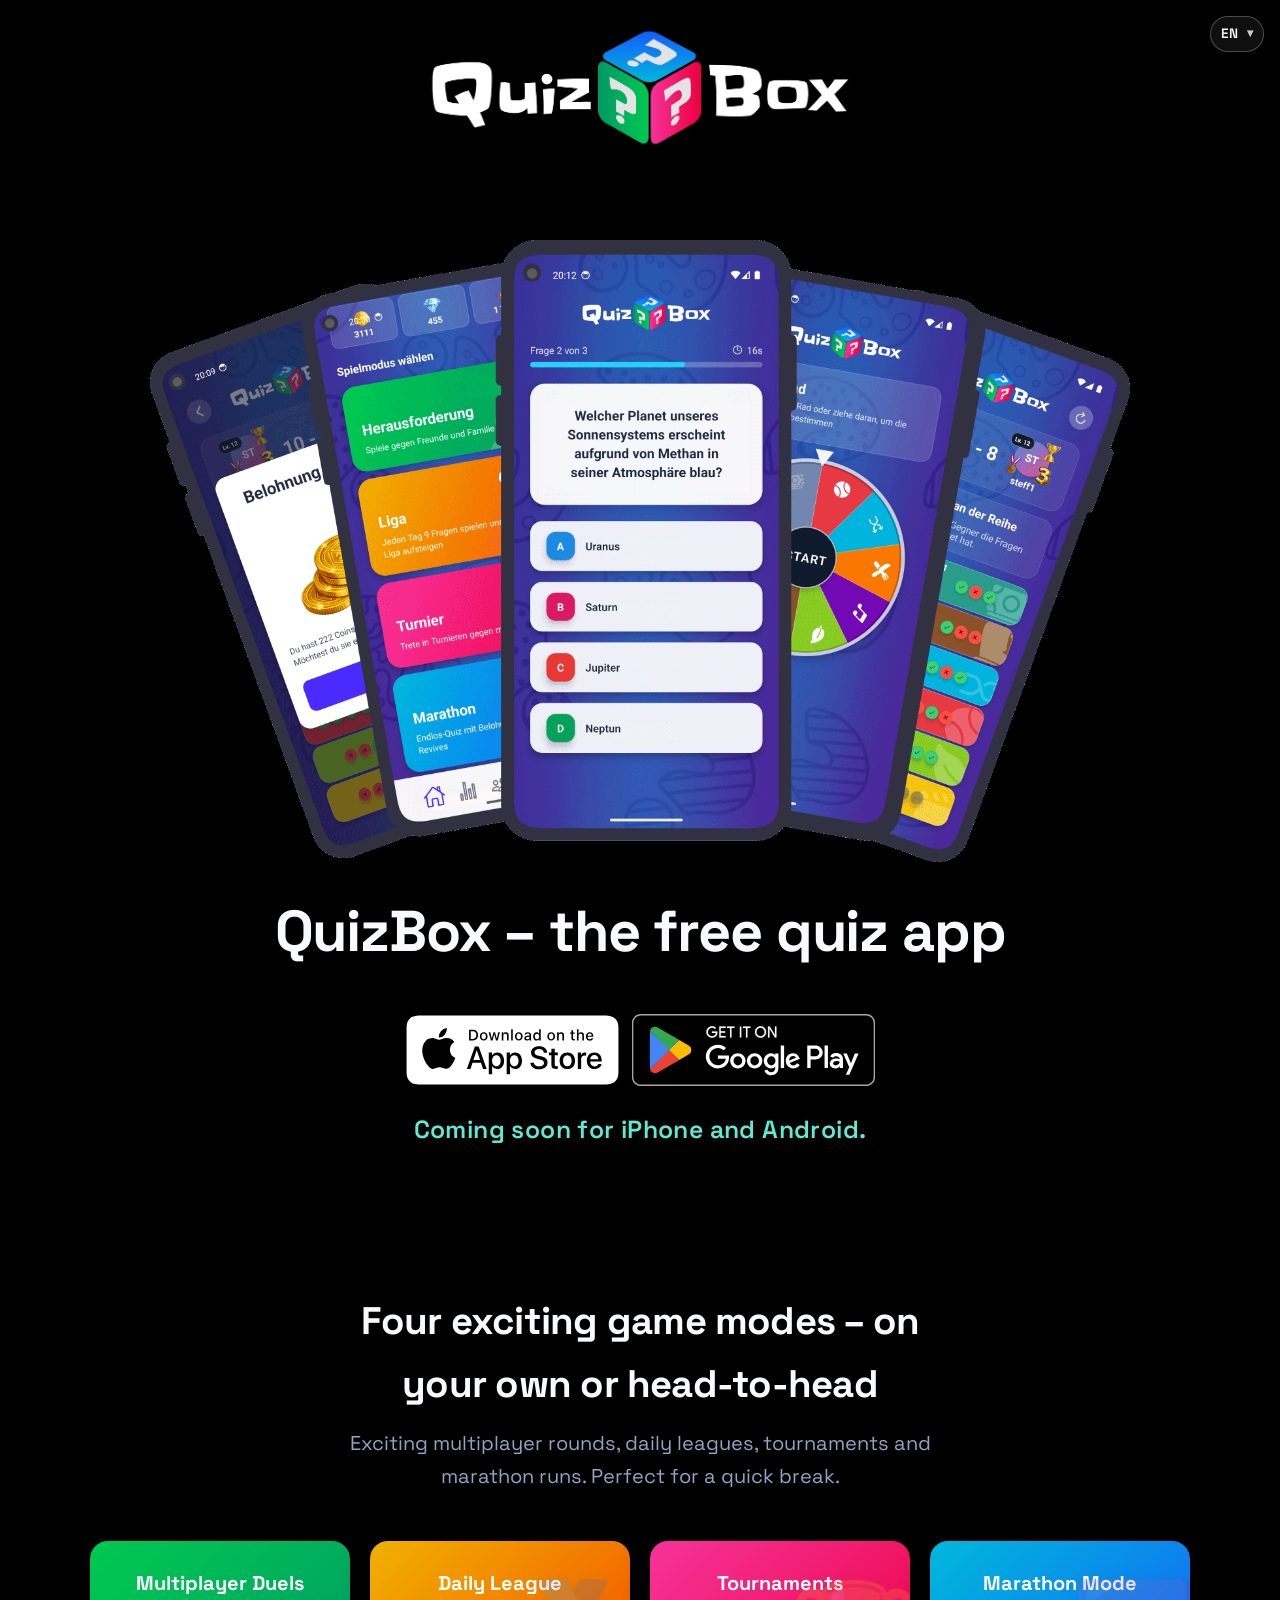
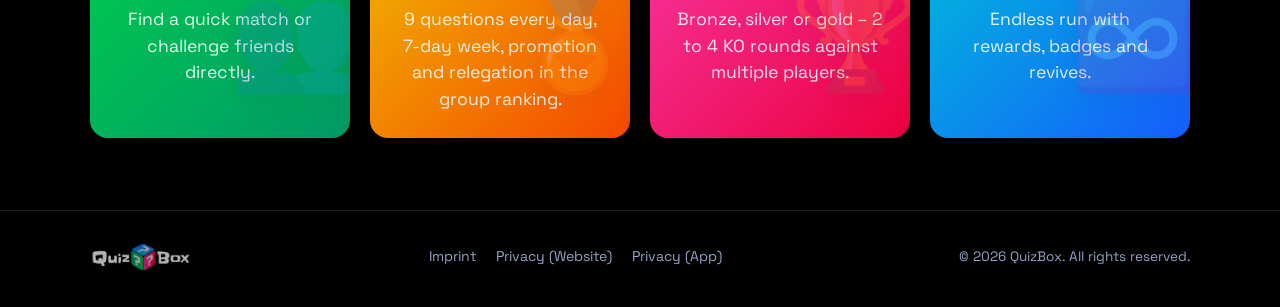
<file: index.html>
<!doctype html>
<html lang="en">
  <head>
    <meta charset="utf-8" />
    <meta name="viewport" content="width=device-width, initial-scale=1" />
    <title>QuizBox – the free quiz app</title>
    <meta
      name="description"
      content="Exciting multiplayer rounds, daily leagues, tournaments and marathon runs. Perfect for a quick break."
    />
    <link rel="alternate" hreflang="en" href="index.html" />
    <link rel="alternate" hreflang="de" href="de/index.html" />
    <link rel="alternate" hreflang="es" href="es/index.html" />
    <link rel="alternate" hreflang="x-default" href="index.html" />
    <link rel="icon" type="image/png" href="assets/favicon.png" />
    <link rel="icon" href="assets/favicon.ico" sizes="any" />
    <link rel="stylesheet" href="fonts.css" />
    <link rel="stylesheet" href="style.css" />
    <script>
      (function () {
        var params = new URLSearchParams(window.location.search);
        if (params.has("lang")) return;
        var lang = (navigator.language || "").toLowerCase();
        if (lang.startsWith("de")) {
          window.location.replace("de/index.html");
        } else if (lang.startsWith("es")) {
          window.location.replace("es/index.html");
        }
      })();
    </script>
  </head>
  <body>
    <!-- ─── HEADER ──────────────────────────────────── -->
    <header class="site-header" id="top">
      <div class="container header-inner">
        <a class="brand" href="#top" aria-label="QuizBox – home">
          <img
            src="assets/QuizBoxLogo_lang.png"
            alt="QuizBox"
            class="brand-logo"
          />
        </a>
        <nav class="lang-switch" aria-label="Language selector">
          <details class="lang-dropdown">
            <summary class="lang-current">
              <span>EN</span>
            </summary>
            <div class="lang-menu">
              <a class="lang-link is-active" href="index.html?lang=en">EN</a>
              <a class="lang-link" href="de/index.html?lang=de">DE</a>
              <a class="lang-link" href="es/index.html?lang=es">ES</a>
            </div>
          </details>
        </nav>
      </div>
    </header>

    <main>
      <!-- ─── HERO ────────────────────────────────────── -->
      <section class="hero" aria-labelledby="hero-headline">
        <div class="container hero-grid">
          <div class="hero-copy">
            <h1 id="hero-headline">QuizBox – the free quiz app</h1>
            <div class="store-row" hidden>
              <a class="store-badge" href="#download" aria-label="App Store">
                <img
                  src="assets/Download_on_the_App_Store_Badge_US-UK_RGB_wht_092917.svg"
                  alt="Download on the App Store"
                />
              </a>
              <a
                class="store-badge"
                href="#download"
                aria-label="Google Play"
              >
                <img
                  src="assets/GetItOnGooglePlay_Badge_Web_color_English.svg"
                  alt="Get it on Google Play"
                />
              </a>
            </div>
            <p class="hero-tagline hero-tagline-coming">Coming soon for iPhone and Android.</p>
          </div>
          <div class="hero-media" aria-hidden="true">
            <img src="assets/hero.png" alt="QuizBox gameplay preview" />
          </div>
        </div>
      </section>

      <!-- ─── FEATURES ──────────────────────────────────── -->
      <section class="section" id="features" aria-labelledby="features-heading">
        <div class="container">
          <div class="section-header">
            <h2 id="features-heading">
              Four exciting game modes – on your own or head‑to‑head
            </h2>
            <p>
              Exciting multiplayer rounds, daily leagues, tournaments and
              marathon runs. Perfect for a quick break.
            </p>
          </div>
          <ul class="benefits-grid" role="list">
            <li class="benefit-card mode-green" data-icon="👥">
              <h3>Multiplayer Duels</h3>
              <p>Find a quick match or challenge friends directly.</p>
            </li>
            <li class="benefit-card mode-orange" data-icon="🏅">
              <h3>Daily League</h3>
              <p>
                9 questions every day, 7‑day week, promotion and relegation in
                the group ranking.
              </p>
            </li>
            <li class="benefit-card mode-pink" data-icon="🏆">
              <h3>Tournaments</h3>
              <p>
                Bronze, silver or gold – 2 to 4 KO rounds against multiple
                players.
              </p>
            </li>
            <li class="benefit-card mode-blue" data-icon="♾️">
              <h3>Marathon Mode</h3>
              <p>Endless run with rewards, badges and revives.</p>
            </li>
          </ul>
        </div>
      </section>

    </main>

    <!-- ─── FOOTER ───────────────────────────────────────── -->
    <footer class="site-footer">
      <div class="container footer-inner">
        <a class="brand" href="#top" aria-label="QuizBox – back to top">
          <img
            src="assets/QuizBoxLogo_lang.png"
            alt="QuizBox"
            class="brand-logo brand-logo-footer"
          />
        </a>
        <nav class="footer-nav" aria-label="Footer navigation">
          <a href="impressum.html">Imprint</a>
          <a href="privacy.html">Privacy (Website)</a>
          <a href="privacy-app.html">Privacy (App)</a>
        </nav>
        <p class="footer-note">© 2026 QuizBox. All rights reserved.</p>
      </div>
    </footer>
  </body>
</html>
</file>
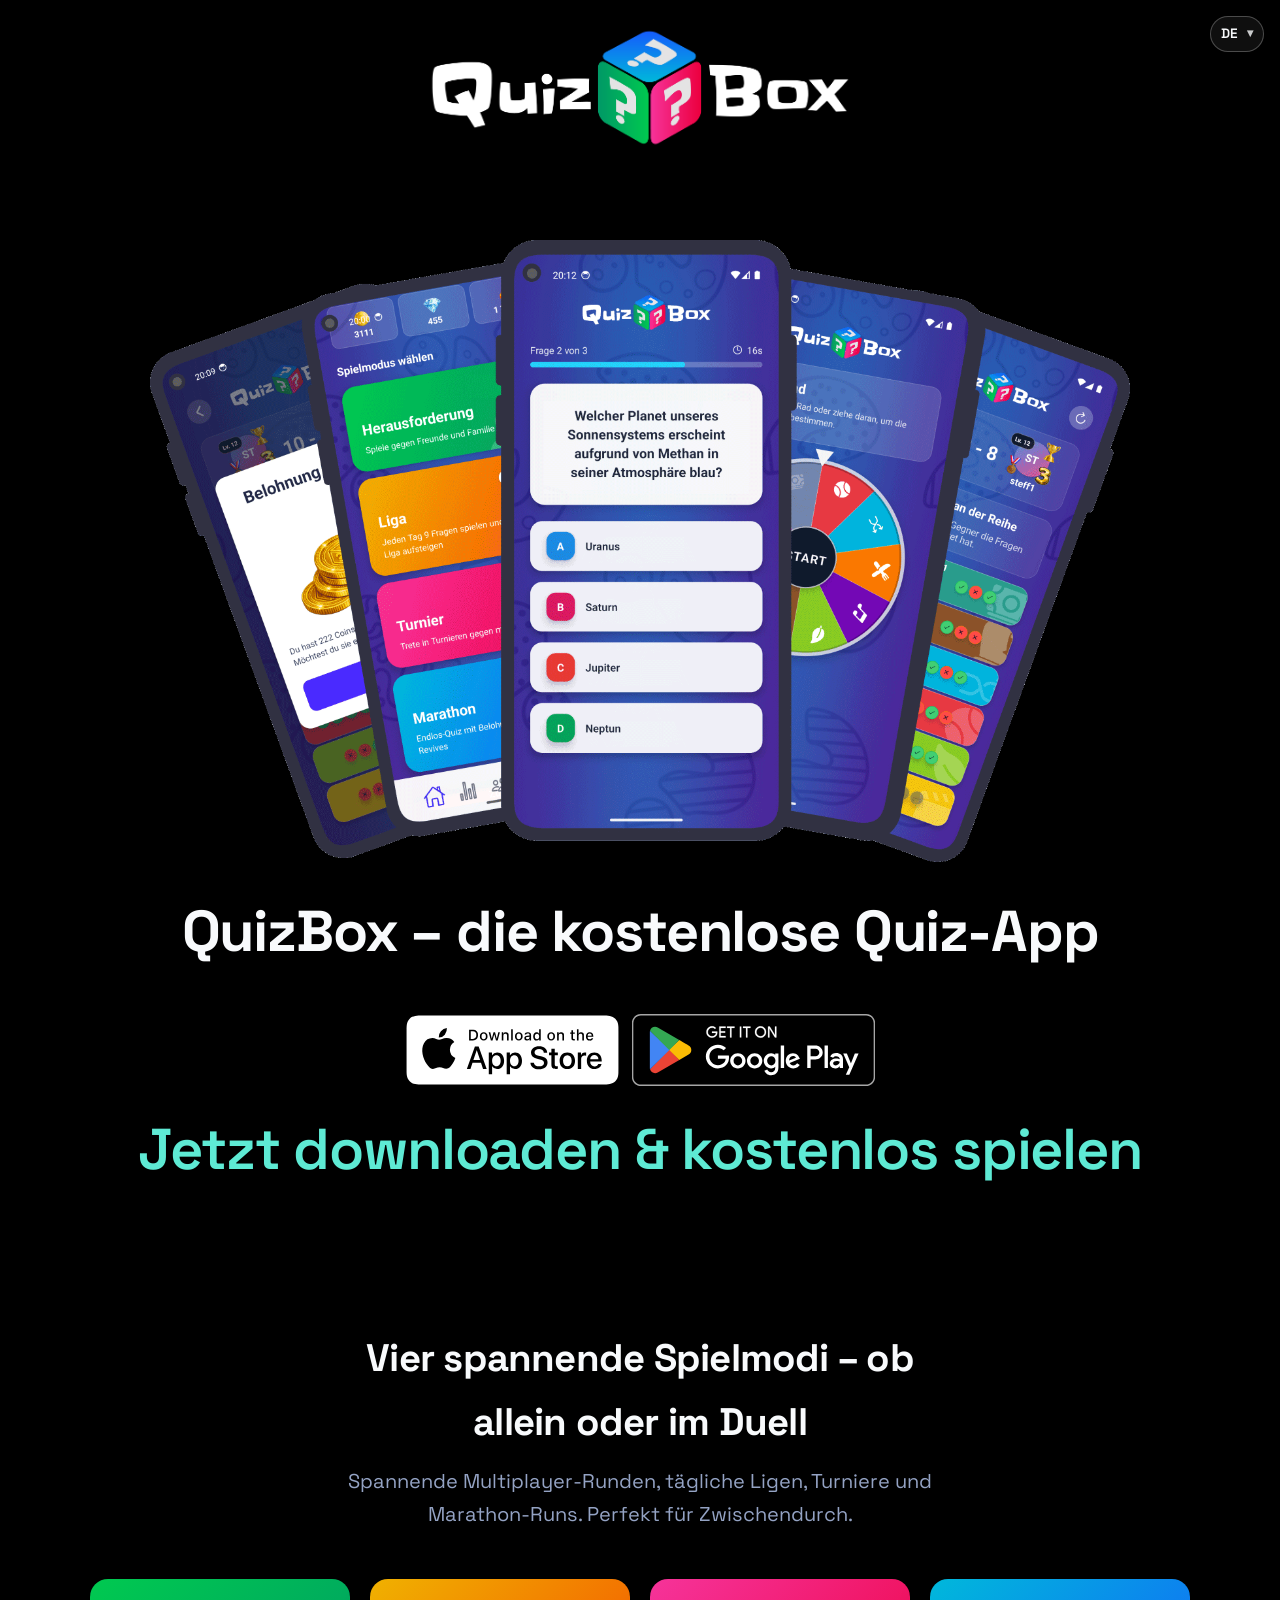
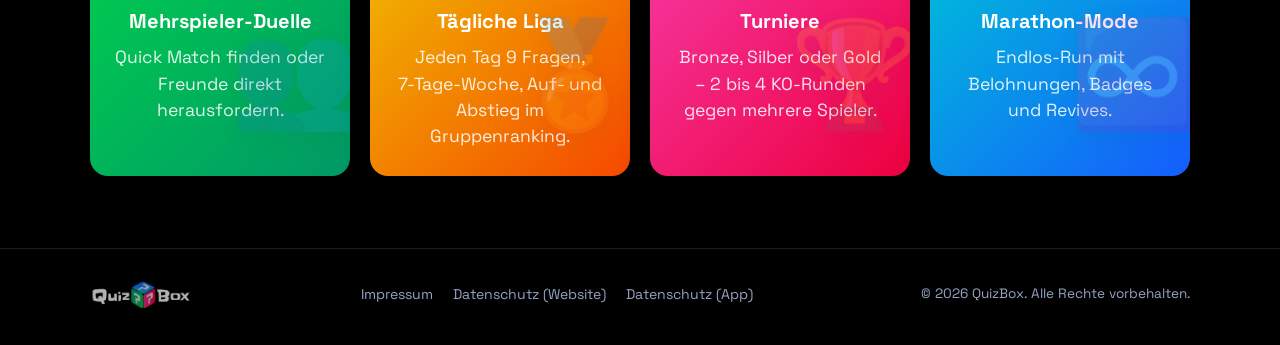
<file: de/index.html>
<!doctype html>
<html lang="de">
  <head>
    <meta charset="utf-8" />
    <meta name="viewport" content="width=device-width, initial-scale=1" />
    <title>QuizBox – die kostenlose Quiz‑App</title>
    <meta
      name="description"
      content="Spannende Multiplayer‑Runden, tägliche Ligen, Turniere und Marathon‑Runs. Perfekt für Zwischendurch."
    />
    <link rel="alternate" hreflang="en" href="../index.html" />
    <link rel="alternate" hreflang="de" href="index.html" />
    <link rel="alternate" hreflang="es" href="../es/index.html" />
    <link rel="alternate" hreflang="x-default" href="../index.html" />
    <link rel="icon" type="image/png" href="../assets/favicon.png" />
    <link rel="icon" href="../assets/favicon.ico" sizes="any" />
    <link rel="stylesheet" href="../fonts.css" />
    <link rel="stylesheet" href="../style.css" />
  </head>
  <body>
    <!-- ─── HEADER ──────────────────────────────────── -->
    <header class="site-header" id="top">
      <div class="container header-inner">
        <a class="brand" href="#top" aria-label="QuizBox – Startseite">
          <img
            src="../assets/QuizBoxLogo_lang.png"
            alt="QuizBox"
            class="brand-logo"
          />
        </a>
        <nav class="lang-switch" aria-label="Sprachauswahl">
          <details class="lang-dropdown">
            <summary class="lang-current">
              <span>DE</span>
            </summary>
            <div class="lang-menu">
              <a class="lang-link" href="../index.html?lang=en">EN</a>
              <a class="lang-link is-active" href="index.html?lang=de">DE</a>
              <a class="lang-link" href="../es/index.html?lang=es">ES</a>
            </div>
          </details>
        </nav>
      </div>
    </header>

    <main>
      <!-- ─── HERO ────────────────────────────────────── -->
      <section class="hero" aria-labelledby="hero-headline">
        <div class="container hero-grid">
          <div class="hero-copy">
            <h1 id="hero-headline">QuizBox – die kostenlose Quiz‑App</h1>
            <div class="store-row">
              <a class="store-badge" href="https://apps.apple.com/app/quizbox/id6760142414" aria-label="Im App Store">
                <img
                  src="../assets/Download_on_the_App_Store_Badge_US-UK_RGB_wht_092917.svg"
                  alt="Download on the App Store"
                />
              </a>
              <a
                class="store-badge"
                href="https://play.google.com/store/apps/details?id=com.quizbox.app"
                aria-label="Bei Google Play"
              >
                <img
                  src="../assets/GetItOnGooglePlay_Badge_Web_color_English.svg"
                  alt="Get it on Google Play"
                />
              </a>
            </div>
            <p class="hero-tagline">Jetzt downloaden &amp; kostenlos spielen</p>
          </div>
          <div class="hero-media" aria-hidden="true">
            <img src="../assets/hero.png" alt="QuizBox – Gameplay-Vorschau" />
          </div>
        </div>
      </section>

      <!-- ─── KURZ-BENEFITS ──────────────────────────────────── -->
      <section class="section" id="features" aria-labelledby="features-heading">
        <div class="container">
          <div class="section-header">
            <h2 id="features-heading">
              Vier spannende Spielmodi – ob allein oder im Duell
            </h2>
            <p>
              Spannende Multiplayer‑Runden, tägliche Ligen, Turniere und
              Marathon‑Runs. Perfekt für Zwischendurch.
            </p>
          </div>
          <ul class="benefits-grid" role="list">
            <li class="benefit-card mode-green" data-icon="👥">
              <h3>Mehrspieler‑Duelle</h3>
              <p>Quick Match finden oder Freunde direkt herausfordern.</p>
            </li>
            <li class="benefit-card mode-orange" data-icon="🏅">
              <h3>Tägliche Liga</h3>
              <p>
                Jeden Tag 9 Fragen, 7‑Tage‑Woche, Auf‑ und Abstieg im
                Gruppenranking.
              </p>
            </li>
            <li class="benefit-card mode-pink" data-icon="🏆">
              <h3>Turniere</h3>
              <p>
                Bronze, Silber oder Gold – 2 bis 4 KO‑Runden gegen mehrere
                Spieler.
              </p>
            </li>
            <li class="benefit-card mode-blue" data-icon="♾️">
              <h3>Marathon‑Mode</h3>
              <p>Endlos‑Run mit Belohnungen, Badges und Revives.</p>
            </li>
          </ul>
        </div>
      </section>

    </main>

    <!-- ─── FOOTER ───────────────────────────────────────── -->
    <footer class="site-footer">
      <div class="container footer-inner">
        <a class="brand" href="#top" aria-label="QuizBox – nach oben">
          <img
            src="../assets/QuizBoxLogo_lang.png"
            alt="QuizBox"
            class="brand-logo brand-logo-footer"
          />
        </a>
        <nav class="footer-nav" aria-label="Footer-Navigation">
          <a href="impressum.html">Impressum</a>
          <a href="privacy.html">Datenschutz (Website)</a>
          <a href="privacy-app.html">Datenschutz (App)</a>
        </nav>
        <p class="footer-note">© 2026 QuizBox. Alle Rechte vorbehalten.</p>
      </div>
    </footer>
  </body>
</html>
</file>
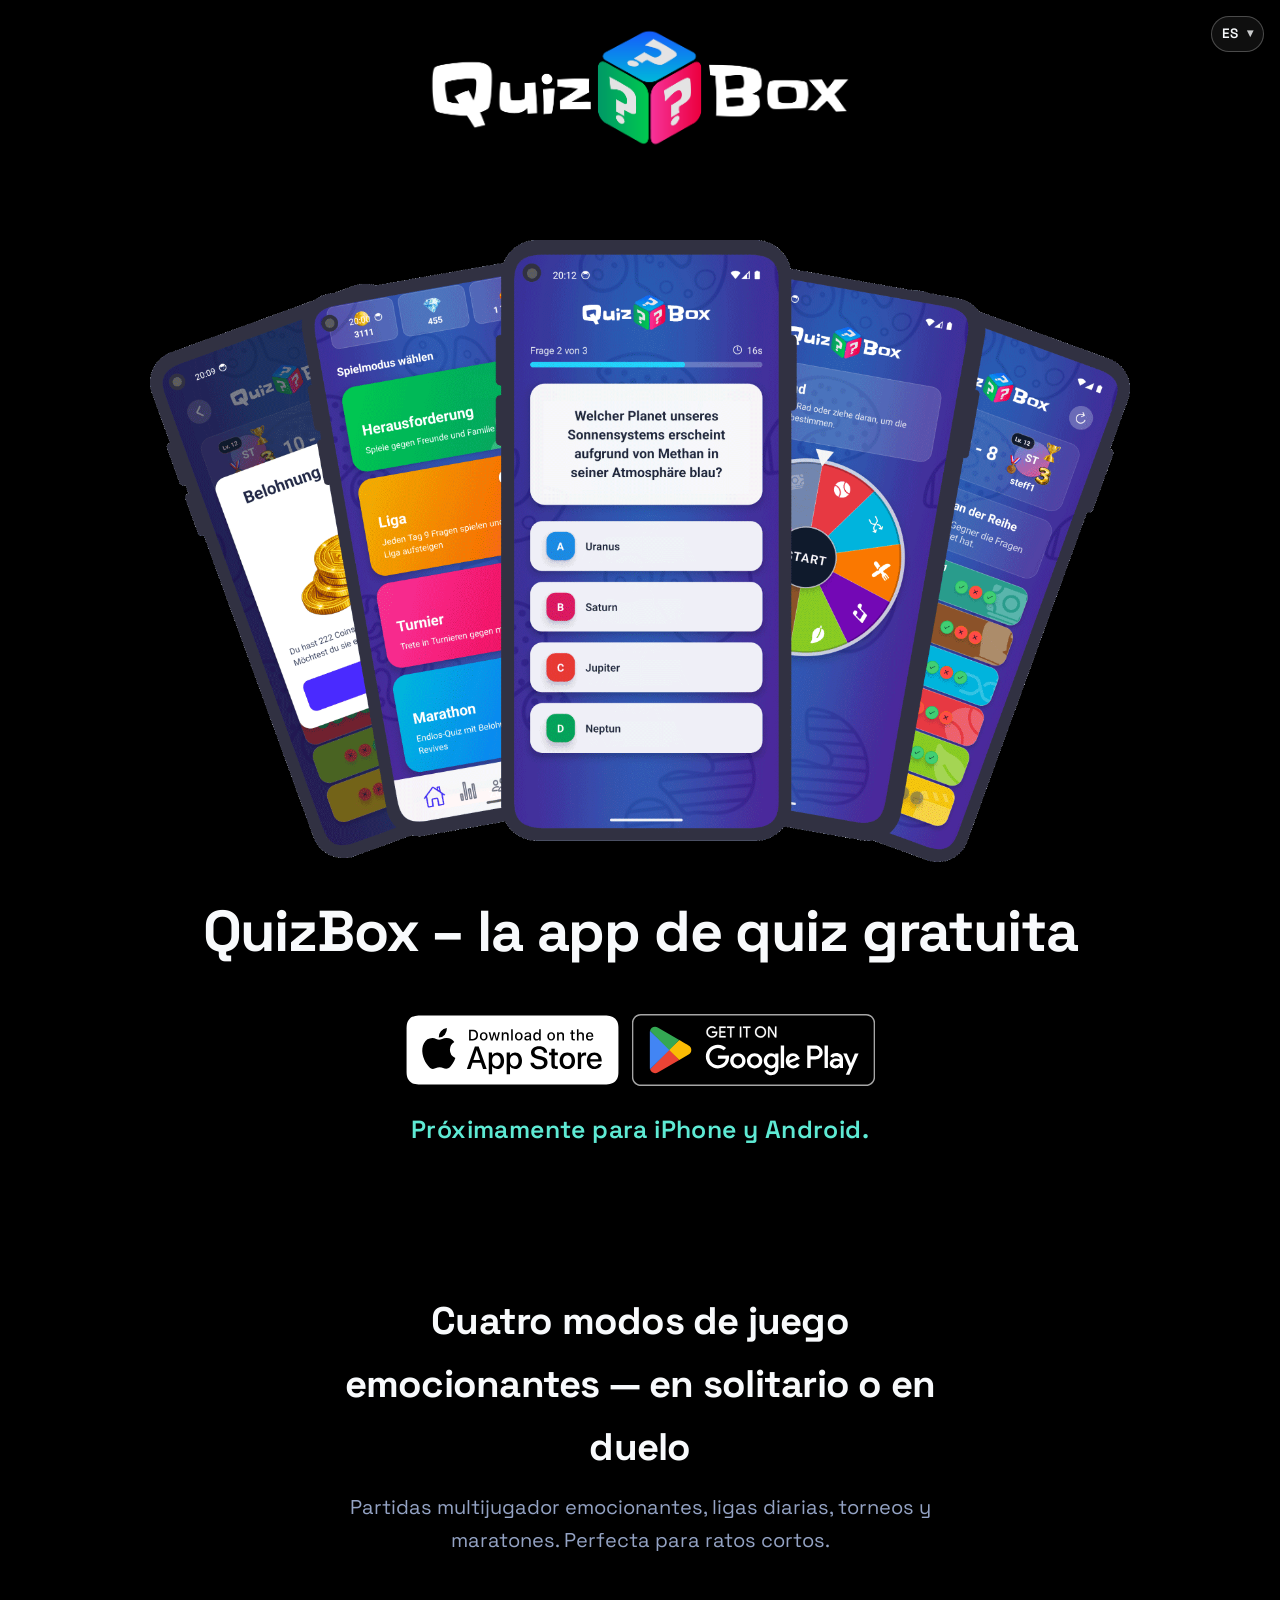
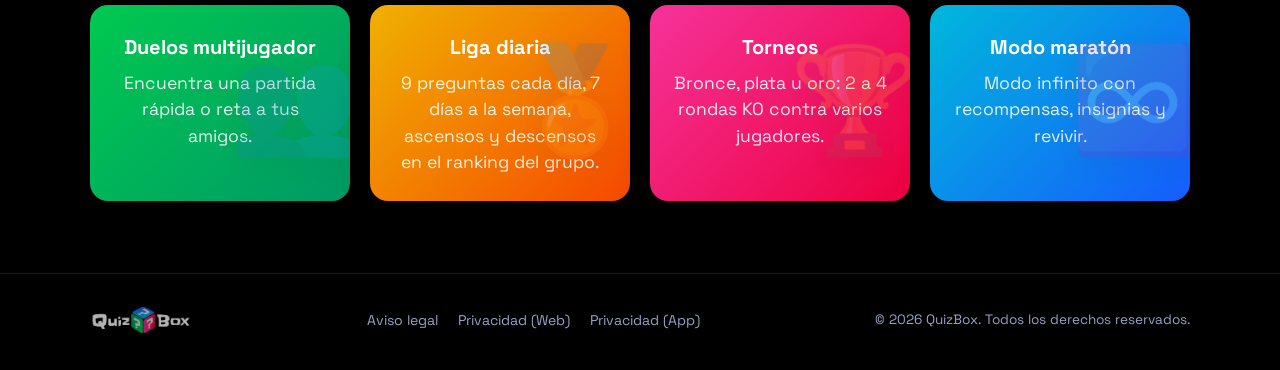
<file: es/index.html>
<!doctype html>
<html lang="es">
  <head>
    <meta charset="utf-8" />
    <meta name="viewport" content="width=device-width, initial-scale=1" />
    <title>QuizBox – la app de quiz gratuita</title>
    <meta
      name="description"
      content="Partidas multijugador emocionantes, ligas diarias, torneos y maratones. Perfecta para ratos cortos."
    />
    <link rel="alternate" hreflang="en" href="../index.html" />
    <link rel="alternate" hreflang="de" href="../de/index.html" />
    <link rel="alternate" hreflang="es" href="index.html" />
    <link rel="alternate" hreflang="x-default" href="../index.html" />
    <link rel="icon" type="image/png" href="../assets/favicon.png" />
    <link rel="icon" href="../assets/favicon.ico" sizes="any" />
    <link rel="stylesheet" href="../fonts.css" />
    <link rel="stylesheet" href="../style.css" />
  </head>
  <body>
    <!-- ─── HEADER ──────────────────────────────────── -->
    <header class="site-header" id="top">
      <div class="container header-inner">
        <a class="brand" href="#top" aria-label="QuizBox – inicio">
          <img
            src="../assets/QuizBoxLogo_lang.png"
            alt="QuizBox"
            class="brand-logo"
          />
        </a>
        <nav class="lang-switch" aria-label="Selector de idioma">
          <details class="lang-dropdown">
            <summary class="lang-current">
              <span>ES</span>
            </summary>
            <div class="lang-menu">
              <a class="lang-link" href="../index.html?lang=en">EN</a>
              <a class="lang-link" href="../de/index.html?lang=de">DE</a>
              <a class="lang-link is-active" href="index.html?lang=es">ES</a>
            </div>
          </details>
        </nav>
      </div>
    </header>

    <main>
      <!-- ─── HERO ────────────────────────────────────── -->
      <section class="hero" aria-labelledby="hero-headline">
        <div class="container hero-grid">
          <div class="hero-copy">
            <h1 id="hero-headline">QuizBox – la app de quiz gratuita</h1>
            <div class="store-row" hidden>
              <a class="store-badge" href="#download" aria-label="App Store">
                <img
                  src="../assets/Download_on_the_App_Store_Badge_US-UK_RGB_wht_092917.svg"
                  alt="Download on the App Store"
                />
              </a>
              <a
                class="store-badge"
                href="#download"
                aria-label="Google Play"
              >
                <img
                  src="../assets/GetItOnGooglePlay_Badge_Web_color_English.svg"
                  alt="Get it on Google Play"
                />
              </a>
            </div>
            <p class="hero-tagline hero-tagline-coming">Próximamente para iPhone y Android.</p>
          </div>
          <div class="hero-media" aria-hidden="true">
            <img src="../assets/hero.png" alt="Vista previa del juego" />
          </div>
        </div>
      </section>

      <!-- ─── FEATURES ──────────────────────────────────── -->
      <section class="section" id="features" aria-labelledby="features-heading">
        <div class="container">
          <div class="section-header">
            <h2 id="features-heading">
              Cuatro modos de juego emocionantes — en solitario o en duelo
            </h2>
            <p>
              Partidas multijugador emocionantes, ligas diarias, torneos y
              maratones. Perfecta para ratos cortos.
            </p>
          </div>
          <ul class="benefits-grid" role="list">
            <li class="benefit-card mode-green" data-icon="👥">
              <h3>Duelos multijugador</h3>
              <p>Encuentra una partida rápida o reta a tus amigos.</p>
            </li>
            <li class="benefit-card mode-orange" data-icon="🏅">
              <h3>Liga diaria</h3>
              <p>
                9 preguntas cada día, 7 días a la semana, ascensos y descensos en
                el ranking del grupo.
              </p>
            </li>
            <li class="benefit-card mode-pink" data-icon="🏆">
              <h3>Torneos</h3>
              <p>
                Bronce, plata u oro: 2 a 4 rondas KO contra varios jugadores.
              </p>
            </li>
            <li class="benefit-card mode-blue" data-icon="♾️">
              <h3>Modo maratón</h3>
              <p>Modo infinito con recompensas, insignias y revivir.</p>
            </li>
          </ul>
        </div>
      </section>

    </main>

    <!-- ─── FOOTER ───────────────────────────────────────── -->
    <footer class="site-footer">
      <div class="container footer-inner">
        <a class="brand" href="#top" aria-label="QuizBox – arriba">
          <img
            src="../assets/QuizBoxLogo_lang.png"
            alt="QuizBox"
            class="brand-logo brand-logo-footer"
          />
        </a>
        <nav class="footer-nav" aria-label="Navegación del pie">
          <a href="impressum.html">Aviso legal</a>
          <a href="privacy.html">Privacidad (Web)</a>
          <a href="privacy-app.html">Privacidad (App)</a>
        </nav>
        <p class="footer-note">© 2026 QuizBox. Todos los derechos reservados.</p>
      </div>
    </footer>
  </body>
</html>
</file>
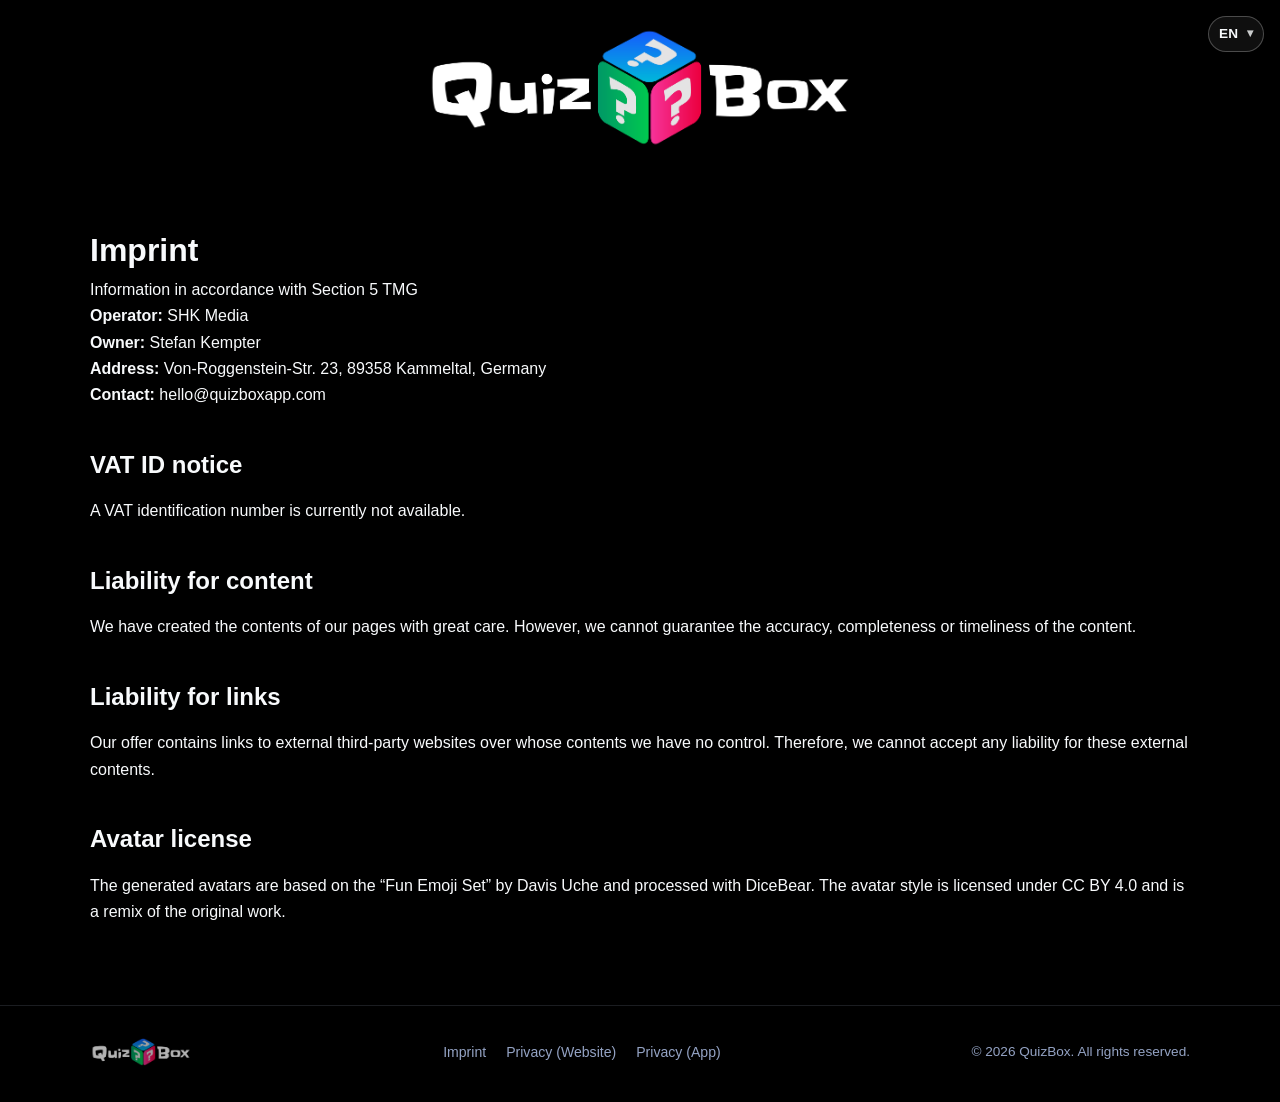
<file: impressum.html>
<!doctype html>
<html lang="en">
  <head>
    <meta charset="utf-8" />
    <meta name="viewport" content="width=device-width, initial-scale=1" />
    <title>Imprint – QuizBox</title>
    <meta name="description" content="Imprint of the QuizBox website." />
    <link rel="icon" type="image/png" href="assets/favicon.png" />
    <link rel="icon" href="assets/favicon.ico" sizes="any" />
    <link rel="stylesheet" href="style.css" />
  </head>
  <body>
    <header class="site-header" id="top">
      <div class="container header-inner">
        <a class="brand" href="index.html" aria-label="QuizBox – home">
          <img
            src="assets/QuizBoxLogo_lang.png"
            alt="QuizBox"
            class="brand-logo"
          />
        </a>
        <nav class="lang-switch" aria-label="Language selector">
          <details class="lang-dropdown">
            <summary class="lang-current">
              <span>EN</span>
            </summary>
            <div class="lang-menu">
              <a class="lang-link is-active" href="impressum.html?lang=en">EN</a>
              <a class="lang-link" href="de/impressum.html?lang=de">DE</a>
              <a class="lang-link" href="es/impressum.html?lang=es">ES</a>
            </div>
          </details>
        </nav>
      </div>
    </header>

    <main class="legal">
      <div class="container">
        <h1>Imprint</h1>
        <p>Information in accordance with Section 5 TMG</p>

        <div class="card">
          <p><strong>Operator:</strong> SHK Media</p>
          <p><strong>Owner:</strong> Stefan Kempter</p>
          <p><strong>Address:</strong> Von-Roggenstein-Str. 23, 89358 Kammeltal, Germany</p>
          <p><strong>Contact:</strong> hello@quizboxapp.com</p>
        </div>

        <h2>VAT ID notice</h2>
        <p>A VAT identification number is currently not available.</p>

        <h2>Liability for content</h2>
        <p>
          We have created the contents of our pages with great care. However, we
          cannot guarantee the accuracy, completeness or timeliness of the
          content.
        </p>

        <h2>Liability for links</h2>
        <p>
          Our offer contains links to external third-party websites over whose
          contents we have no control. Therefore, we cannot accept any liability
          for these external contents.
        </p>

        <h2>Avatar license</h2>
        <p>
          The generated avatars are based on the
          <a href="https://www.dicebear.com/styles/fun-emoji/">“Fun Emoji Set”</a>
          by Davis Uche and processed with DiceBear. The avatar style is
          licensed under
          <a href="https://creativecommons.org/licenses/by/4.0/">CC BY 4.0</a>
          and is a remix of the original work.
        </p>
      </div>
    </main>

    <footer class="site-footer">
      <div class="container footer-inner">
        <a class="brand" href="#top" aria-label="QuizBox – back to top">
          <img
            src="assets/QuizBoxLogo_lang.png"
            alt="QuizBox"
            class="brand-logo brand-logo-footer"
          />
        </a>
        <nav class="footer-nav" aria-label="Footer navigation">
          <a href="impressum.html">Imprint</a>
          <a href="privacy.html">Privacy (Website)</a>
          <a href="privacy-app.html">Privacy (App)</a>
        </nav>
        <p class="footer-note">© 2026 QuizBox. All rights reserved.</p>
      </div>
    </footer>
  </body>
</html>
</file>
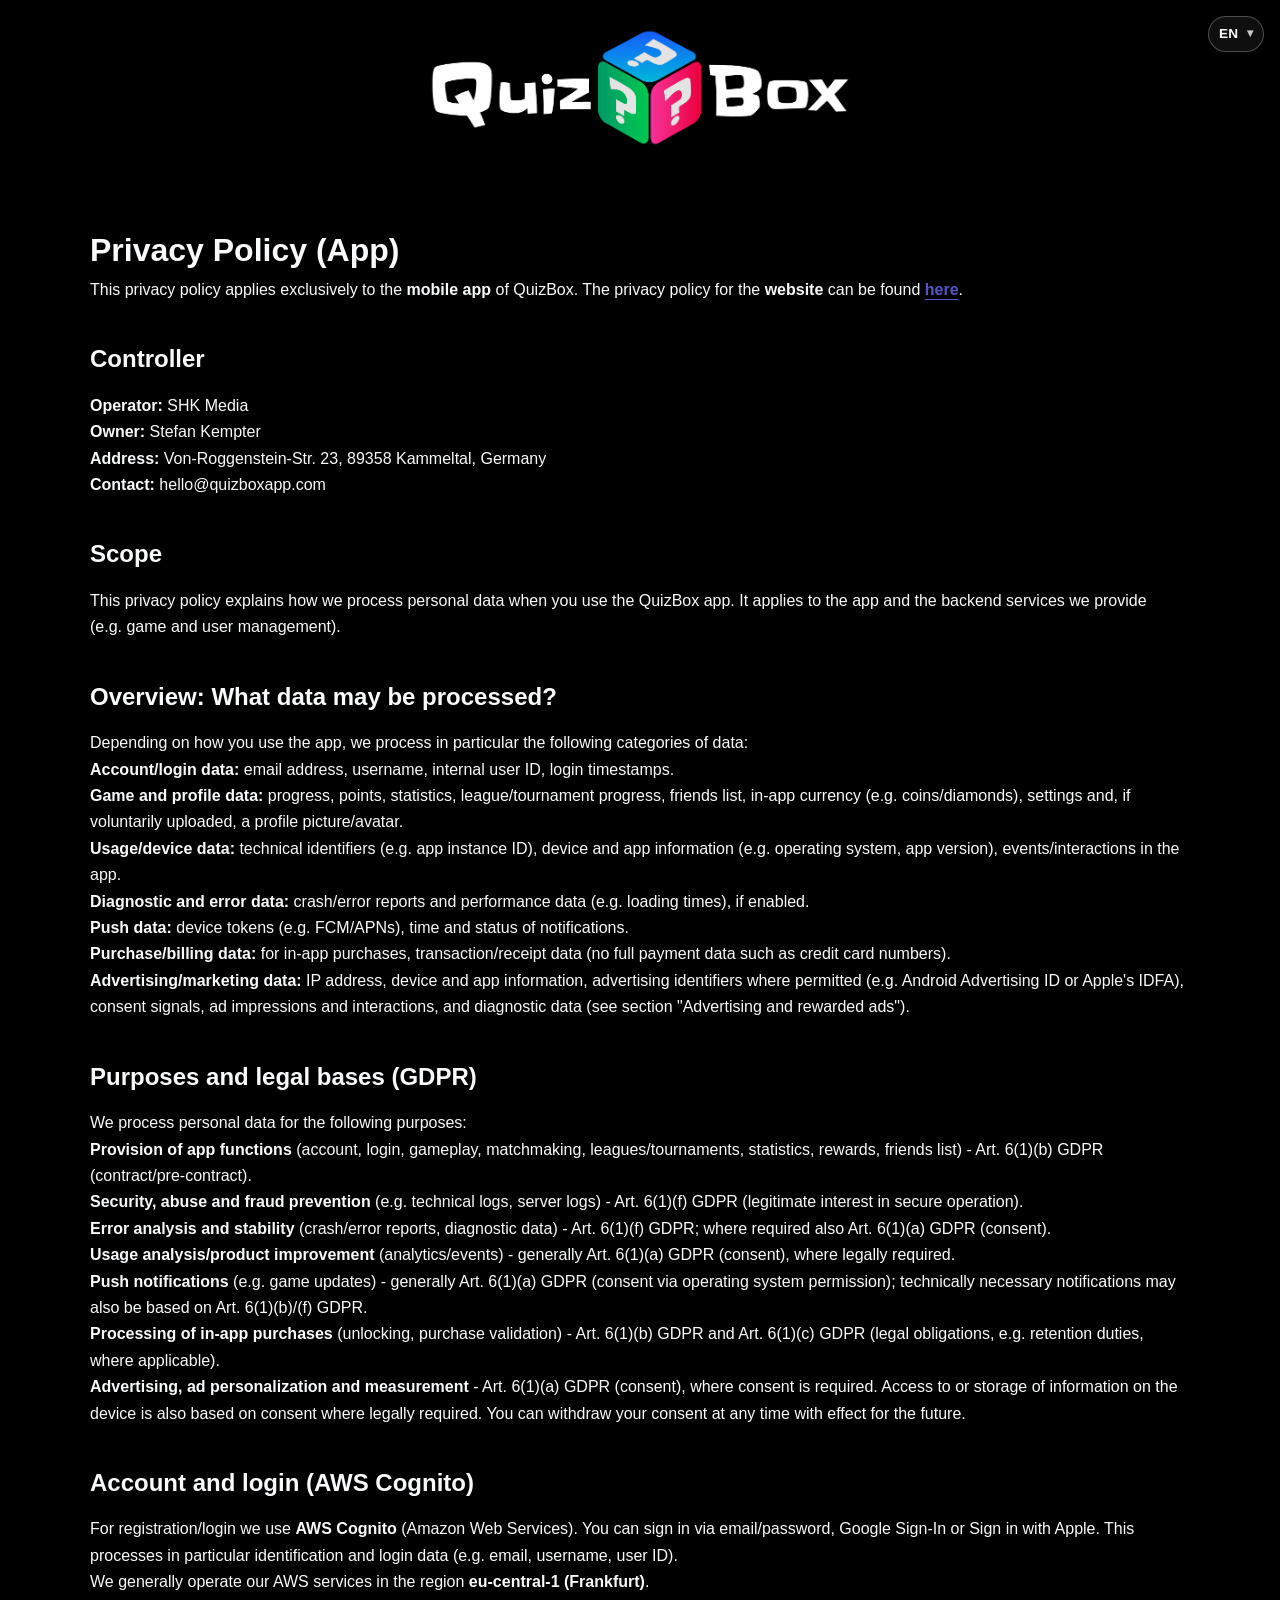
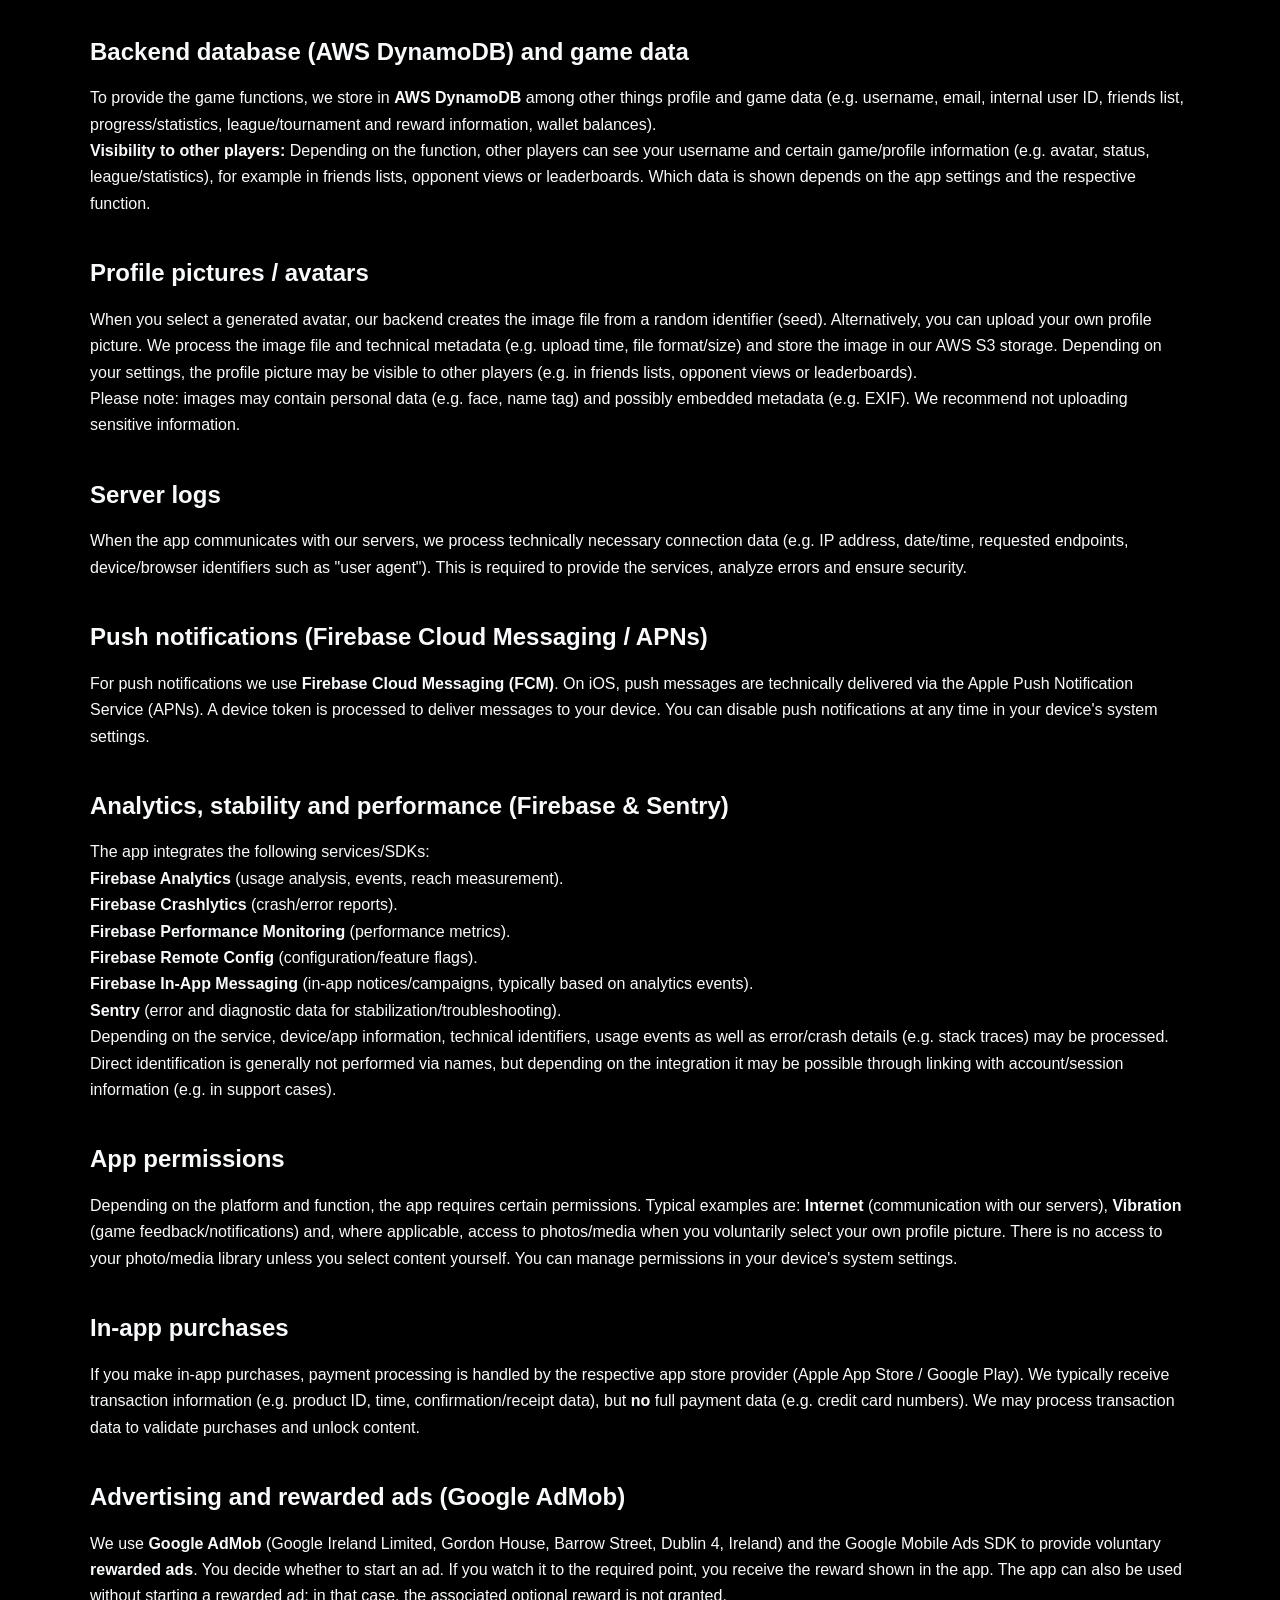
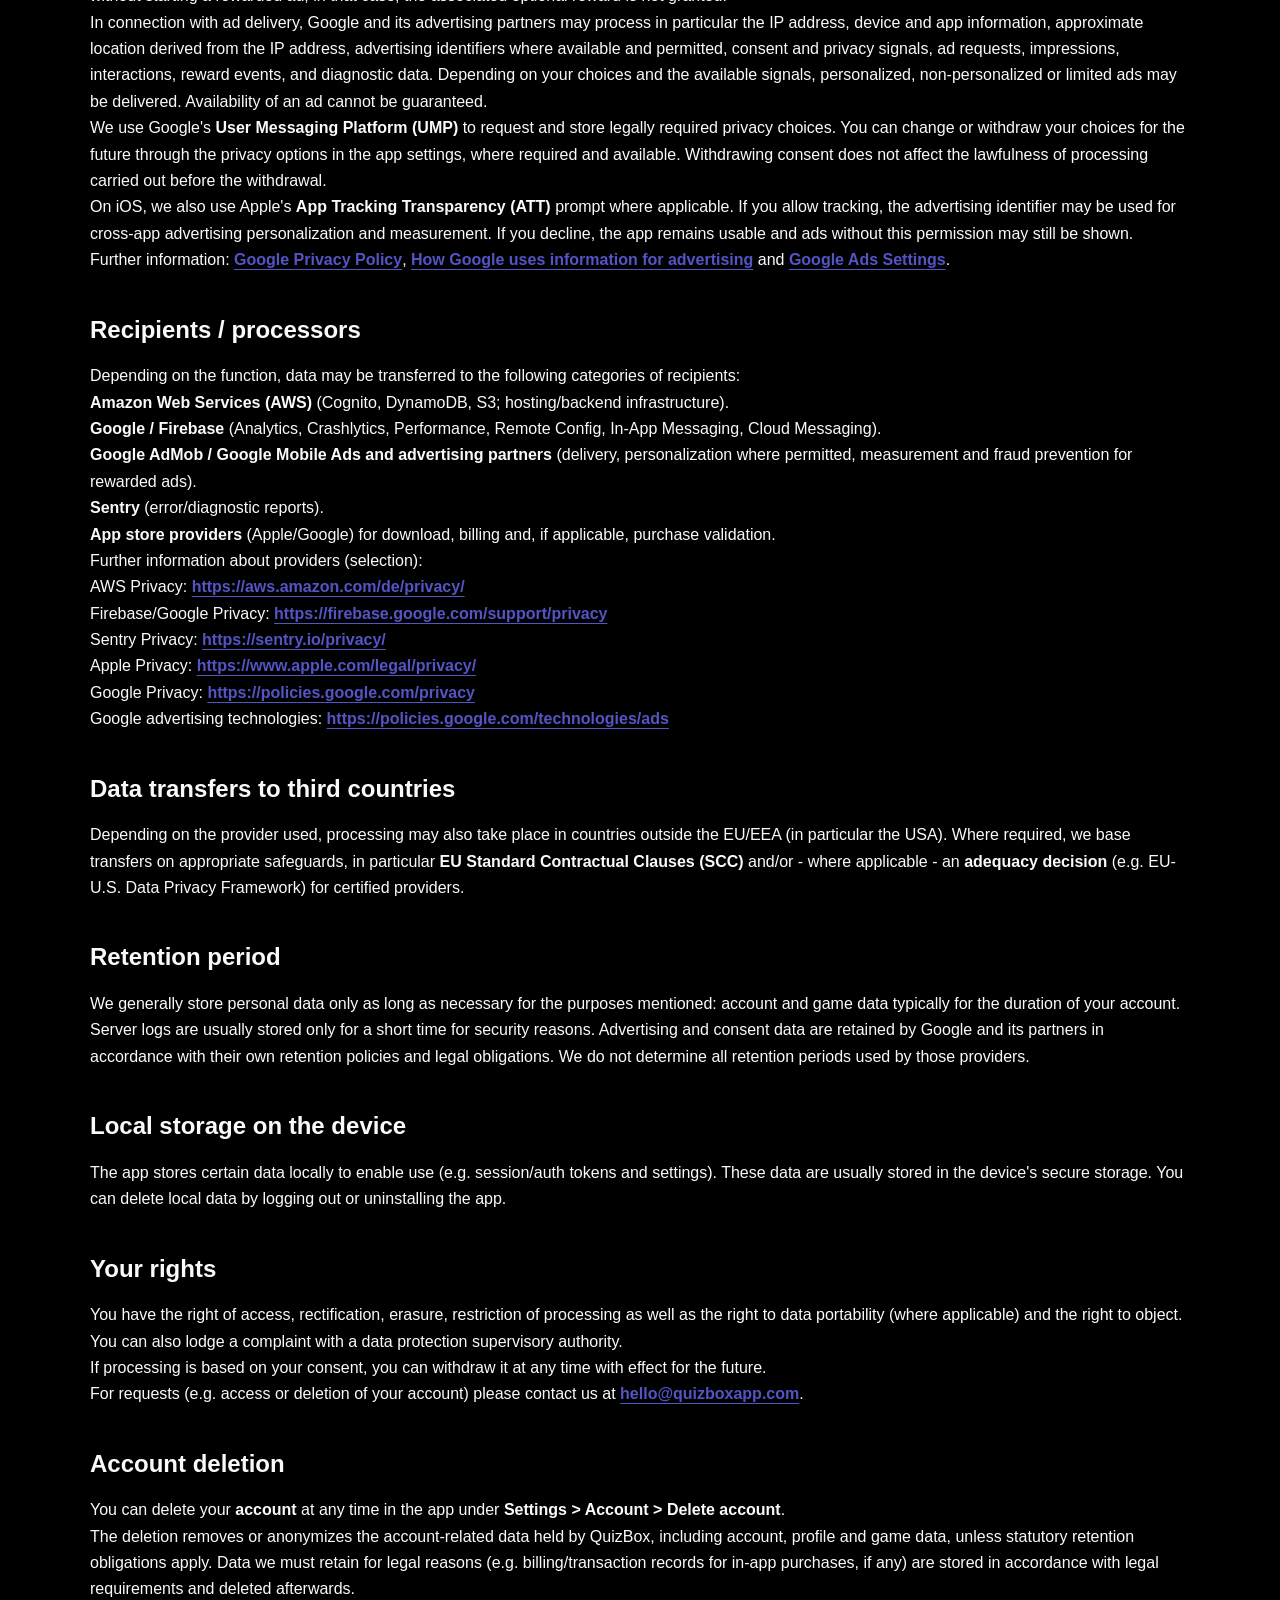
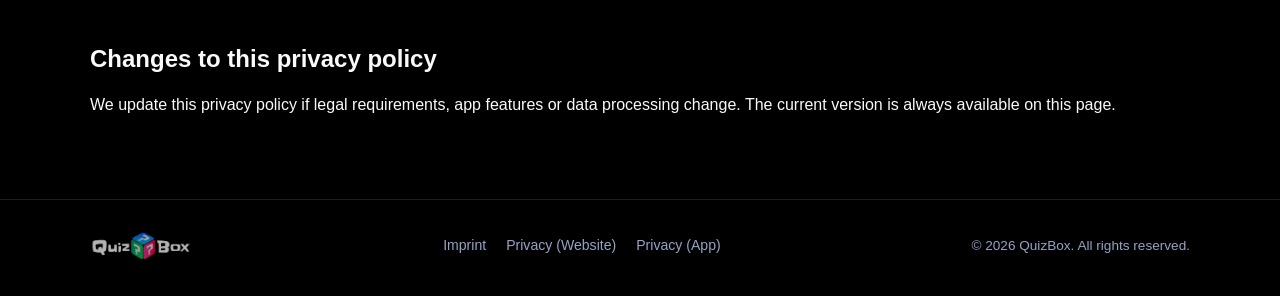
<file: privacy-app.html>
<!doctype html>
<html lang="en">
  <head>
    <meta charset="utf-8" />
    <meta name="viewport" content="width=device-width, initial-scale=1" />
    <title>Privacy Policy (App) - QuizBox</title>
    <meta name="description" content="Privacy policy for the QuizBox app." />
    <link rel="icon" type="image/png" href="assets/favicon.png" />
    <link rel="icon" href="assets/favicon.ico" sizes="any" />
    <link rel="stylesheet" href="style.css" />
  </head>
  <body>
    <header class="site-header" id="top">
      <div class="container header-inner">
        <a class="brand" href="index.html" aria-label="QuizBox – home">
          <img
            src="assets/QuizBoxLogo_lang.png"
            alt="QuizBox"
            class="brand-logo"
          />
        </a>
        <nav class="lang-switch" aria-label="Language selector">
          <details class="lang-dropdown">
            <summary class="lang-current">
              <span>EN</span>
            </summary>
            <div class="lang-menu">
              <a class="lang-link is-active" href="privacy-app.html?lang=en">EN</a>
              <a class="lang-link" href="de/privacy-app.html?lang=de">DE</a>
              <a class="lang-link" href="es/privacy-app.html?lang=es">ES</a>
            </div>
          </details>
        </nav>
      </div>
    </header>

    <main class="legal">
      <div class="container">
        <h1>Privacy Policy (App)</h1>
        <p>
          This privacy policy applies exclusively to the <strong>mobile app</strong> of QuizBox. The privacy policy for the <strong>website</strong> can be found <a class="legal-link" href="privacy.html">here</a>.
        </p>

        <h2>Controller</h2>
        <div class="card">
          <p><strong>Operator:</strong> SHK Media</p>
          <p><strong>Owner:</strong> Stefan Kempter</p>
          <p><strong>Address:</strong> Von-Roggenstein-Str. 23, 89358 Kammeltal, Germany</p>
          <p><strong>Contact:</strong> hello@quizboxapp.com</p>
        </div>

        <h2>Scope</h2>
        <p>
          This privacy policy explains how we process personal data when you use the QuizBox app.
          It applies to the app and the backend services we provide (e.g.&nbsp;game and user management).
        </p>

        <h2>Overview: What data may be processed?</h2>
        <p>Depending on how you use the app, we process in particular the following categories of data:</p>
        <ul>
          <li><strong>Account/login data:</strong> email address, username, internal user ID, login timestamps.</li>
          <li><strong>Game and profile data:</strong> progress, points, statistics, league/tournament progress, friends list, in-app currency (e.g.&nbsp;coins/diamonds), settings and, if voluntarily uploaded, a profile picture/avatar.</li>
          <li><strong>Usage/device data:</strong> technical identifiers (e.g.&nbsp;app instance ID), device and app information (e.g.&nbsp;operating system, app version), events/interactions in the app.</li>
          <li><strong>Diagnostic and error data:</strong> crash/error reports and performance data (e.g.&nbsp;loading times), if enabled.</li>
          <li><strong>Push data:</strong> device tokens (e.g.&nbsp;FCM/APNs), time and status of notifications.</li>
          <li><strong>Purchase/billing data:</strong> for in-app purchases, transaction/receipt data (no full payment data such as credit card numbers).</li>
          <li><strong>Advertising/marketing data:</strong> IP address, device and app information, advertising identifiers where permitted (e.g.&nbsp;Android Advertising ID or Apple's IDFA), consent signals, ad impressions and interactions, and diagnostic data (see section "Advertising and rewarded ads").</li>
        </ul>

        <h2>Purposes and legal bases (GDPR)</h2>
        <p>We process personal data for the following purposes:</p>
        <ul>
          <li><strong>Provision of app functions</strong> (account, login, gameplay, matchmaking, leagues/tournaments, statistics, rewards, friends list) - Art.&nbsp;6(1)(b) GDPR (contract/pre-contract).</li>
          <li><strong>Security, abuse and fraud prevention</strong> (e.g.&nbsp;technical logs, server logs) - Art.&nbsp;6(1)(f) GDPR (legitimate interest in secure operation).</li>
          <li><strong>Error analysis and stability</strong> (crash/error reports, diagnostic data) - Art.&nbsp;6(1)(f) GDPR; where required also Art.&nbsp;6(1)(a) GDPR (consent).</li>
          <li><strong>Usage analysis/product improvement</strong> (analytics/events) - generally Art.&nbsp;6(1)(a) GDPR (consent), where legally required.</li>
          <li><strong>Push notifications</strong> (e.g.&nbsp;game updates) - generally Art.&nbsp;6(1)(a) GDPR (consent via operating system permission); technically necessary notifications may also be based on Art.&nbsp;6(1)(b)/(f) GDPR.</li>
          <li><strong>Processing of in-app purchases</strong> (unlocking, purchase validation) - Art.&nbsp;6(1)(b) GDPR and Art.&nbsp;6(1)(c) GDPR (legal obligations, e.g.&nbsp;retention duties, where applicable).</li>
          <li><strong>Advertising, ad personalization and measurement</strong> - Art.&nbsp;6(1)(a) GDPR (consent), where consent is required. Access to or storage of information on the device is also based on consent where legally required. You can withdraw your consent at any time with effect for the future.</li>
        </ul>

        <h2>Account and login (AWS Cognito)</h2>
        <p>
          For registration/login we use <strong>AWS Cognito</strong> (Amazon Web Services). You can sign in via email/password,
          Google Sign-In or Sign in with Apple.
          This processes in particular identification and login data (e.g.&nbsp;email, username, user ID).
        </p>
        <p>
          We generally operate our AWS services in the region <strong>eu-central-1 (Frankfurt)</strong>.
        </p>

        <h2>Backend database (AWS DynamoDB) and game data</h2>
        <p>
          To provide the game functions, we store in <strong>AWS DynamoDB</strong> among other things profile and game data (e.g.&nbsp;username,
          email, internal user ID, friends list, progress/statistics, league/tournament and reward information, wallet balances).
        </p>
        <p>
          <strong>Visibility to other players:</strong> Depending on the function, other players can see your username and certain game/profile information
          (e.g.&nbsp;avatar, status, league/statistics), for example in friends lists, opponent views or leaderboards. Which data is shown
          depends on the app settings and the respective function.
        </p>

        <h2>Profile pictures / avatars</h2>
        <p>
          When you select a generated avatar, our backend creates the image file from a random identifier (seed). Alternatively, you can upload your own
          profile picture. We process the image file and technical metadata (e.g.&nbsp;upload time, file format/size) and store the image in our AWS S3 storage.
          Depending on your settings, the profile picture may be visible to other players (e.g.&nbsp;in friends lists, opponent views or leaderboards).
        </p>
        <p>
          Please note: images may contain personal data (e.g.&nbsp;face, name tag) and possibly embedded metadata (e.g.&nbsp;EXIF).
          We recommend not uploading sensitive information.
        </p>

        <h2>Server logs</h2>
        <p>
          When the app communicates with our servers, we process technically necessary connection data (e.g.&nbsp;IP address, date/time,
          requested endpoints, device/browser identifiers such as "user agent"). This is required to provide the services, analyze errors
          and ensure security.
        </p>

        <h2>Push notifications (Firebase Cloud Messaging / APNs)</h2>
        <p>
          For push notifications we use <strong>Firebase Cloud Messaging (FCM)</strong>. On iOS, push messages are technically delivered via
          the Apple Push Notification Service (APNs). A device token is processed to deliver messages to your device.
          You can disable push notifications at any time in your device's system settings.
        </p>

        <h2>Analytics, stability and performance (Firebase &amp; Sentry)</h2>
        <p>The app integrates the following services/SDKs:</p>
        <ul>
          <li><strong>Firebase Analytics</strong> (usage analysis, events, reach measurement).</li>
          <li><strong>Firebase Crashlytics</strong> (crash/error reports).</li>
          <li><strong>Firebase Performance Monitoring</strong> (performance metrics).</li>
          <li><strong>Firebase Remote Config</strong> (configuration/feature flags).</li>
          <li><strong>Firebase In-App Messaging</strong> (in-app notices/campaigns, typically based on analytics events).</li>
          <li><strong>Sentry</strong> (error and diagnostic data for stabilization/troubleshooting).</li>
        </ul>
        <p>
          Depending on the service, device/app information, technical identifiers, usage events as well as error/crash details
          (e.g.&nbsp;stack traces) may be processed. Direct identification is generally not performed via names, but depending on the integration
          it may be possible through linking with account/session information (e.g.&nbsp;in support cases).
        </p>

        <h2>App permissions</h2>
        <p>
          Depending on the platform and function, the app requires certain permissions. Typical examples are:
          <strong>Internet</strong> (communication with our servers), <strong>Vibration</strong> (game feedback/notifications) and, where applicable,
          access to photos/media when you voluntarily select your own profile picture. There is no access to your photo/media library unless
          you select content yourself. You can manage permissions in your
          device's system settings.
        </p>

        <h2>In-app purchases</h2>
        <p>
          If you make in-app purchases, payment processing is handled by the respective app store provider (Apple App Store / Google Play).
          We typically receive transaction information (e.g.&nbsp;product ID, time, confirmation/receipt data), but <strong>no</strong>
          full payment data (e.g.&nbsp;credit card numbers). We may process transaction data to validate purchases and unlock content.
        </p>

        <h2>Advertising and rewarded ads (Google AdMob)</h2>
        <p>
          We use <strong>Google AdMob</strong> (Google Ireland Limited, Gordon House, Barrow Street, Dublin 4, Ireland) and the Google Mobile Ads SDK to provide
          voluntary <strong>rewarded ads</strong>. You decide whether to start an ad. If you watch it to the required point, you receive the reward shown in the app.
          The app can also be used without starting a rewarded ad; in that case, the associated optional reward is not granted.
        </p>
        <p>
          In connection with ad delivery, Google and its advertising partners may process in particular the IP address, device and app information,
          approximate location derived from the IP address, advertising identifiers where available and permitted, consent and privacy signals,
          ad requests, impressions, interactions, reward events, and diagnostic data. Depending on your choices and the available signals,
          personalized, non-personalized or limited ads may be delivered. Availability of an ad cannot be guaranteed.
        </p>
        <p>
          We use Google's <strong>User Messaging Platform (UMP)</strong> to request and store legally required privacy choices.
          You can change or withdraw your choices for the future through the privacy options in the app settings, where required and available.
          Withdrawing consent does not affect the lawfulness of processing carried out before the withdrawal.
        </p>
        <p>
          On iOS, we also use Apple's <strong>App Tracking Transparency (ATT)</strong> prompt where applicable. If you allow tracking,
          the advertising identifier may be used for cross-app advertising personalization and measurement. If you decline, the app remains usable
          and ads without this permission may still be shown.
        </p>
        <p>
          Further information:
          <a class="legal-link" href="https://policies.google.com/privacy">Google Privacy Policy</a>,
          <a class="legal-link" href="https://policies.google.com/technologies/ads">How Google uses information for advertising</a> and
          <a class="legal-link" href="https://adssettings.google.com/">Google Ads Settings</a>.
        </p>

        <h2>Recipients / processors</h2>
        <p>Depending on the function, data may be transferred to the following categories of recipients:</p>
        <ul>
          <li><strong>Amazon Web Services (AWS)</strong> (Cognito, DynamoDB, S3; hosting/backend infrastructure).</li>
          <li><strong>Google / Firebase</strong> (Analytics, Crashlytics, Performance, Remote Config, In-App Messaging, Cloud Messaging).</li>
          <li><strong>Google AdMob / Google Mobile Ads and advertising partners</strong> (delivery, personalization where permitted, measurement and fraud prevention for rewarded ads).</li>
          <li><strong>Sentry</strong> (error/diagnostic reports).</li>
          <li><strong>App store providers</strong> (Apple/Google) for download, billing and, if applicable, purchase validation.</li>
        </ul>
        <p>Further information about providers (selection):</p>
        <ul>
          <li>
            AWS Privacy: <a class="legal-link" href="https://aws.amazon.com/de/privacy/">https://aws.amazon.com/de/privacy/</a>
          </li>
          <li>
            Firebase/Google Privacy: <a class="legal-link" href="https://firebase.google.com/support/privacy">https://firebase.google.com/support/privacy</a>
          </li>
          <li>
            Sentry Privacy: <a class="legal-link" href="https://sentry.io/privacy/">https://sentry.io/privacy/</a>
          </li>
          <li>
            Apple Privacy: <a class="legal-link" href="https://www.apple.com/legal/privacy/">https://www.apple.com/legal/privacy/</a>
          </li>
          <li>
            Google Privacy: <a class="legal-link" href="https://policies.google.com/privacy">https://policies.google.com/privacy</a>
          </li>
          <li>
            Google advertising technologies: <a class="legal-link" href="https://policies.google.com/technologies/ads">https://policies.google.com/technologies/ads</a>
          </li>
        </ul>

        <h2>Data transfers to third countries</h2>
        <p>
          Depending on the provider used, processing may also take place in countries outside the EU/EEA (in particular the USA).
          Where required, we base transfers on appropriate safeguards, in particular <strong>EU Standard Contractual Clauses (SCC)</strong> and/or -
          where applicable - an <strong>adequacy decision</strong> (e.g.&nbsp;EU-U.S. Data Privacy Framework) for certified providers.
        </p>

        <h2>Retention period</h2>
        <p>
          We generally store personal data only as long as necessary for the purposes mentioned:
          account and game data typically for the duration of your account.
          Server logs are usually stored only for a short time for security reasons.
          Advertising and consent data are retained by Google and its partners in accordance with their own retention policies and legal obligations.
          We do not determine all retention periods used by those providers.
        </p>

        <h2>Local storage on the device</h2>
        <p>
          The app stores certain data locally to enable use (e.g.&nbsp;session/auth tokens and settings).
          These data are usually stored in the device's secure storage. You can delete local data by logging out or uninstalling the app.
        </p>

        <h2>Your rights</h2>
        <p>
          You have the right of access, rectification, erasure, restriction of processing as well as the right to data portability (where applicable)
          and the right to object. You can also lodge a complaint with a data protection supervisory authority.
        </p>
        <p>
          If processing is based on your consent, you can withdraw it at any time with effect for the future.
        </p>
        <p>
          For requests (e.g.&nbsp;access or deletion of your account) please contact us at <a class="legal-link" href="mailto:hello@quizboxapp.com">hello@quizboxapp.com</a>.
        </p>

        <h2>Account deletion</h2>
        <p>
          You can delete your <strong>account</strong> at any time in the app under
          <strong>Settings > Account > Delete account</strong>.
        </p>
        <p>
          The deletion removes or anonymizes the account-related data held by QuizBox, including account, profile and game data,
          unless statutory retention obligations apply.
          Data we must retain for legal reasons (e.g.&nbsp;billing/transaction records for in-app purchases, if any) are stored in accordance
          with legal requirements and deleted afterwards.
        </p>

        <h2>Changes to this privacy policy</h2>
        <p>
          We update this privacy policy if legal requirements, app features or data processing change.
          The current version is always available on this page.
        </p>
      </div>
    </main>

    <footer class="site-footer">
      <div class="container footer-inner">
        <a class="brand" href="#top" aria-label="QuizBox - back to top">
          <img
            src="assets/QuizBoxLogo_lang.png"
            alt="QuizBox"
            class="brand-logo brand-logo-footer"
          />
        </a>
        <nav class="footer-nav" aria-label="Footer navigation">
          <a href="impressum.html">Imprint</a>
          <a href="privacy.html">Privacy (Website)</a>
          <a href="privacy-app.html">Privacy (App)</a>
        </nav>
        <p class="footer-note">&copy; 2026 QuizBox. All rights reserved.</p>
      </div>
    </footer>
  </body>
</html>
</file>
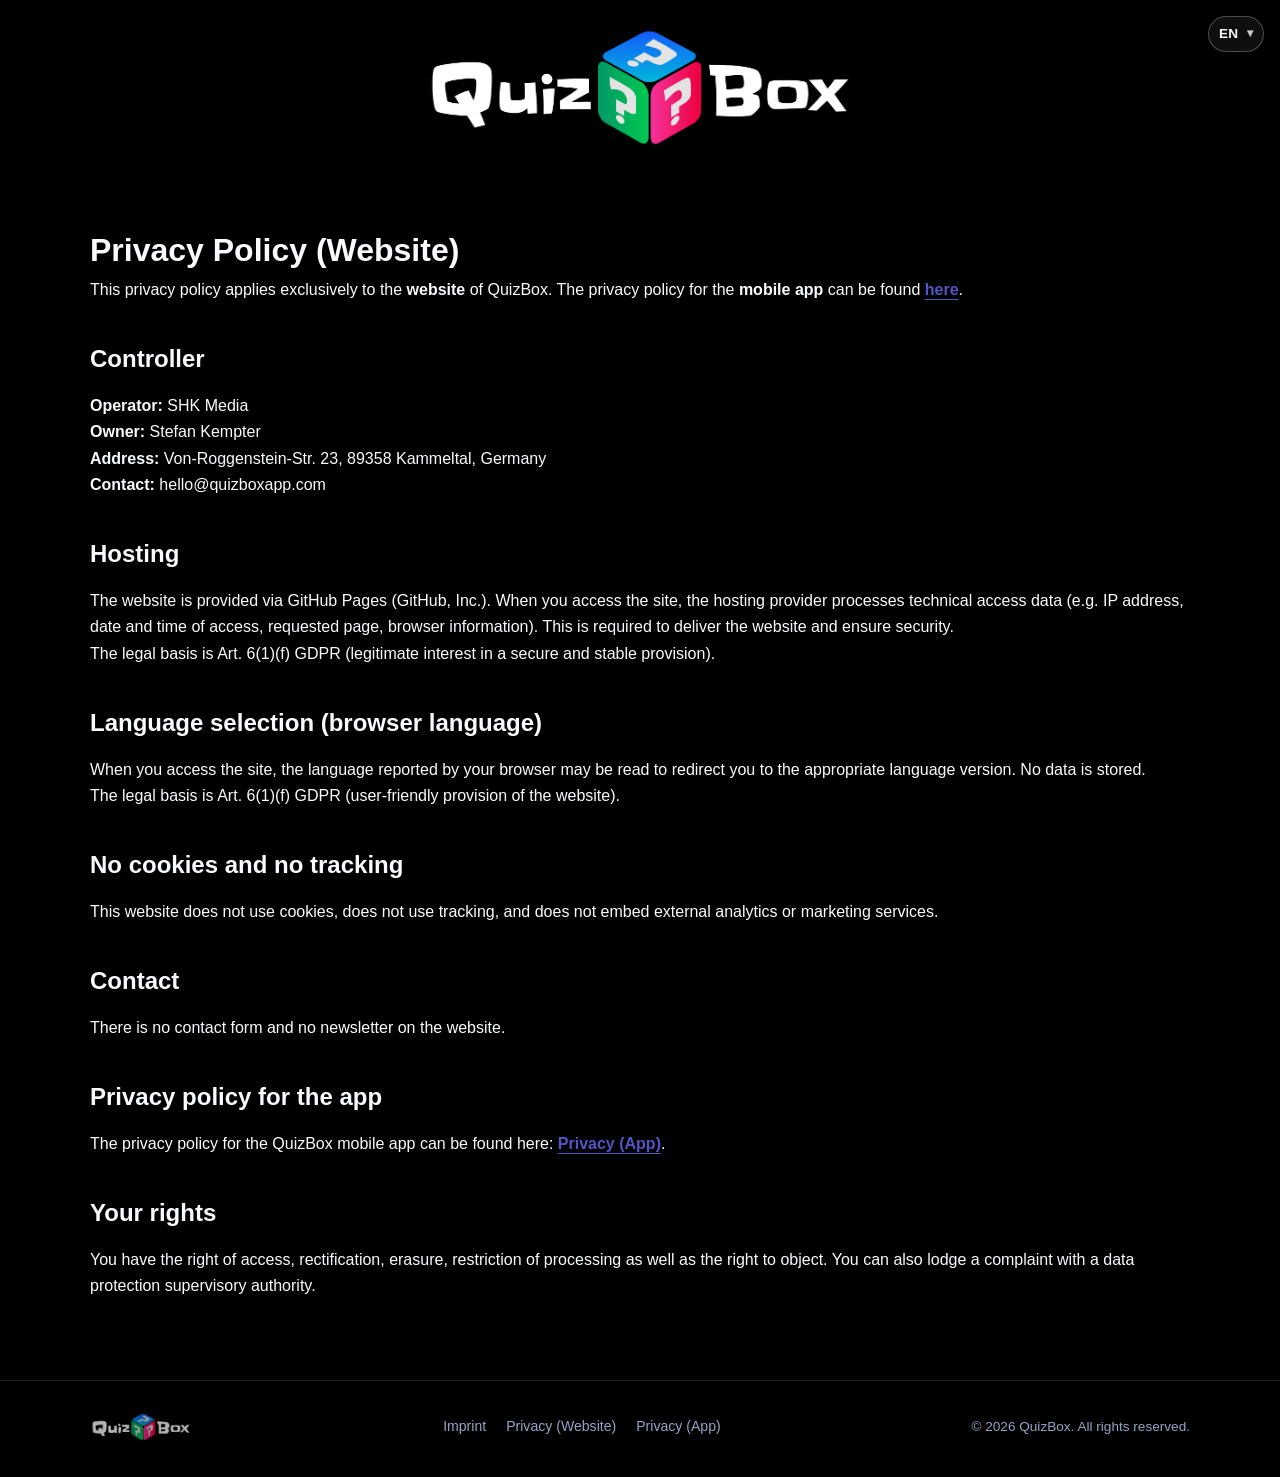
<file: privacy.html>
<!doctype html>
<html lang="en">
  <head>
    <meta charset="utf-8" />
    <meta name="viewport" content="width=device-width, initial-scale=1" />
    <title>Privacy Policy (Website) - QuizBox</title>
    <meta name="description" content="Privacy policy for the QuizBox website." />
    <link rel="icon" type="image/png" href="assets/favicon.png" />
    <link rel="icon" href="assets/favicon.ico" sizes="any" />
    <link rel="stylesheet" href="style.css" />
  </head>
  <body>
    <header class="site-header" id="top">
      <div class="container header-inner">
        <a class="brand" href="index.html" aria-label="QuizBox - home">
          <img
            src="assets/QuizBoxLogo_lang.png"
            alt="QuizBox"
            class="brand-logo"
          />
        </a>
        <nav class="lang-switch" aria-label="Language selector">
          <details class="lang-dropdown">
            <summary class="lang-current">
              <span>EN</span>
            </summary>
            <div class="lang-menu">
              <a class="lang-link is-active" href="privacy.html?lang=en">EN</a>
              <a class="lang-link" href="de/privacy.html?lang=de">DE</a>
              <a class="lang-link" href="es/privacy.html?lang=es">ES</a>
            </div>
          </details>
        </nav>
      </div>
    </header>

    <main class="legal">
      <div class="container">
        <h1>Privacy Policy (Website)</h1>
        <p>
          This privacy policy applies exclusively to the <strong>website</strong> of QuizBox. The privacy policy for the <strong>mobile app</strong> can be found <a class="legal-link" href="privacy-app.html">here</a>.
        </p>

        <h2>Controller</h2>
        <div class="card">
          <p><strong>Operator:</strong> SHK Media</p>
          <p><strong>Owner:</strong> Stefan Kempter</p>
          <p><strong>Address:</strong> Von-Roggenstein-Str. 23, 89358 Kammeltal, Germany</p>
          <p><strong>Contact:</strong> hello@quizboxapp.com</p>
        </div>

        <h2>Hosting</h2>
        <p>
          The website is provided via GitHub Pages (GitHub, Inc.). When you access the site, the hosting provider processes technical access data
          (e.g. IP address, date and time of access, requested page, browser information). This is required to deliver the website and ensure security.
        </p>
        <p>
          The legal basis is Art. 6(1)(f) GDPR (legitimate interest in a secure and stable provision).
        </p>

        <h2>Language selection (browser language)</h2>
        <p>
          When you access the site, the language reported by your browser may be read to redirect you to the appropriate language version.
          No data is stored.
        </p>
        <p>
          The legal basis is Art. 6(1)(f) GDPR (user-friendly provision of the website).
        </p>

        <h2>No cookies and no tracking</h2>
        <p>
          This website does not use cookies, does not use tracking, and does not embed external analytics or marketing services.
        </p>

        <h2>Contact</h2>
        <p>There is no contact form and no newsletter on the website.</p>

        <h2>Privacy policy for the app</h2>
        <p>The privacy policy for the QuizBox mobile app can be found here: <a class="legal-link" href="privacy-app.html">Privacy (App)</a>.</p>

        <h2>Your rights</h2>
        <p>
          You have the right of access, rectification, erasure, restriction of processing as well as the right to object.
          You can also lodge a complaint with a data protection supervisory authority.
        </p>
      </div>
    </main>

    <footer class="site-footer">
      <div class="container footer-inner">
        <a class="brand" href="#top" aria-label="QuizBox - back to top">
          <img
            src="assets/QuizBoxLogo_lang.png"
            alt="QuizBox"
            class="brand-logo brand-logo-footer"
          />
        </a>
        <nav class="footer-nav" aria-label="Footer navigation">
          <a href="impressum.html">Imprint</a>
          <a href="privacy.html">Privacy (Website)</a>
          <a href="privacy-app.html">Privacy (App)</a>
        </nav>
        <p class="footer-note">&copy; 2026 QuizBox. All rights reserved.</p>
      </div>
    </footer>
  </body>
</html>
</file>
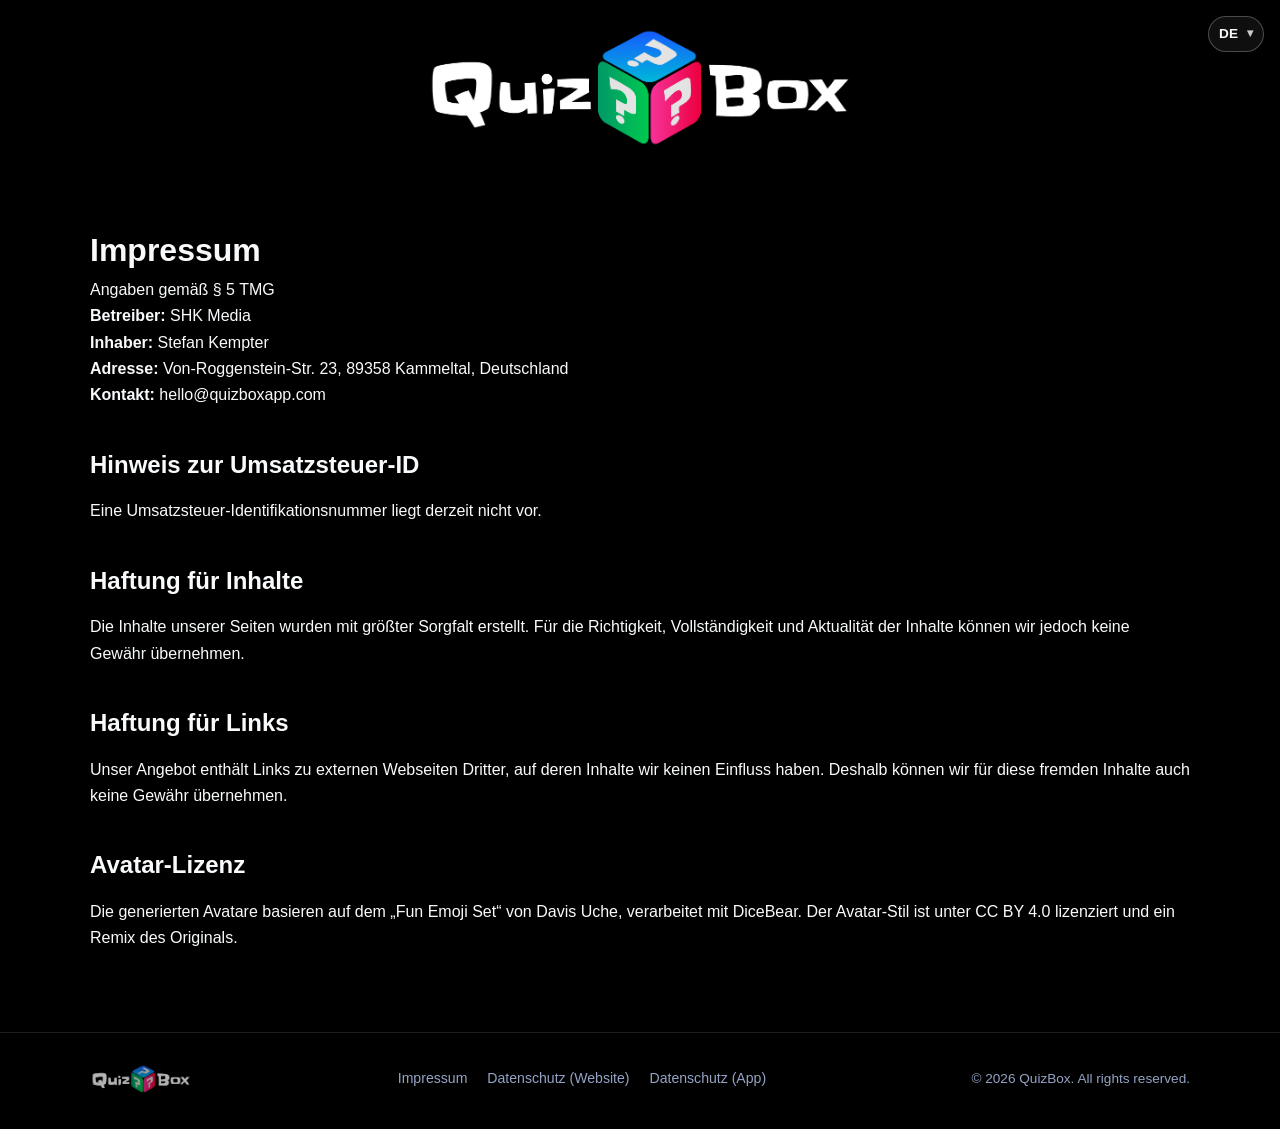
<file: de/impressum.html>
<!doctype html>
<html lang="de">
  <head>
    <meta charset="utf-8" />
    <meta name="viewport" content="width=device-width, initial-scale=1" />
    <title>Impressum – QuizBox</title>
    <meta name="description" content="Impressum der QuizBox Website." />
    <link rel="stylesheet" href="../style.css" />
  </head>
  <body>
    <header class="site-header" id="top">
      <div class="container header-inner">
        <a class="brand" href="index.html" aria-label="QuizBox – Startseite">
          <img
            src="../assets/QuizBoxLogo_lang.png"
            alt="QuizBox"
            class="brand-logo"
          />
        </a>
        <nav class="lang-switch" aria-label="Sprachauswahl">
          <details class="lang-dropdown">
            <summary class="lang-current">
              <span>DE</span>
            </summary>
            <div class="lang-menu">
              <a class="lang-link" href="../impressum.html?lang=en">EN</a>
              <a class="lang-link is-active" href="impressum.html?lang=de">DE</a>
              <a class="lang-link" href="../es/impressum.html?lang=es">ES</a>
            </div>
          </details>
        </nav>
      </div>
    </header>

    <main class="legal">
      <div class="container">
        <h1>Impressum</h1>
        <p>Angaben gemäß § 5 TMG</p>

        <div class="card">
          <p><strong>Betreiber:</strong> SHK Media</p>
          <p><strong>Inhaber:</strong> Stefan Kempter</p>
          <p><strong>Adresse:</strong> Von‑Roggenstein‑Str. 23, 89358 Kammeltal, Deutschland</p>
          <p><strong>Kontakt:</strong> hello@quizboxapp.com</p>
        </div>

        <h2>Hinweis zur Umsatzsteuer-ID</h2>
        <p>Eine Umsatzsteuer‑Identifikationsnummer liegt derzeit nicht vor.</p>

        <h2>Haftung für Inhalte</h2>
        <p>
          Die Inhalte unserer Seiten wurden mit größter Sorgfalt erstellt. Für
          die Richtigkeit, Vollständigkeit und Aktualität der Inhalte können wir
          jedoch keine Gewähr übernehmen.
        </p>

        <h2>Haftung für Links</h2>
        <p>
          Unser Angebot enthält Links zu externen Webseiten Dritter, auf deren
          Inhalte wir keinen Einfluss haben. Deshalb können wir für diese
          fremden Inhalte auch keine Gewähr übernehmen.
        </p>

        <h2>Avatar-Lizenz</h2>
        <p>
          Die generierten Avatare basieren auf dem
          <a href="https://www.dicebear.com/styles/fun-emoji/">„Fun Emoji Set“</a>
          von Davis Uche, verarbeitet mit DiceBear. Der Avatar-Stil ist unter
          <a href="https://creativecommons.org/licenses/by/4.0/">CC BY 4.0</a>
          lizenziert und ein Remix des Originals.
        </p>
      </div>
    </main>

    <footer class="site-footer">
      <div class="container footer-inner">
        <a class="brand" href="#top" aria-label="QuizBox – back to top">
          <img
            src="../assets/QuizBoxLogo_lang.png"
            alt="QuizBox"
            class="brand-logo brand-logo-footer"
          />
        </a>
        <nav class="footer-nav" aria-label="Footer navigation">
          <a href="impressum.html">Impressum</a>
          <a href="privacy.html">Datenschutz (Website)</a>
          <a href="privacy-app.html">Datenschutz (App)</a>
        </nav>
        <p class="footer-note">© 2026 QuizBox. All rights reserved.</p>
      </div>
    </footer>
  </body>
</html>
</file>
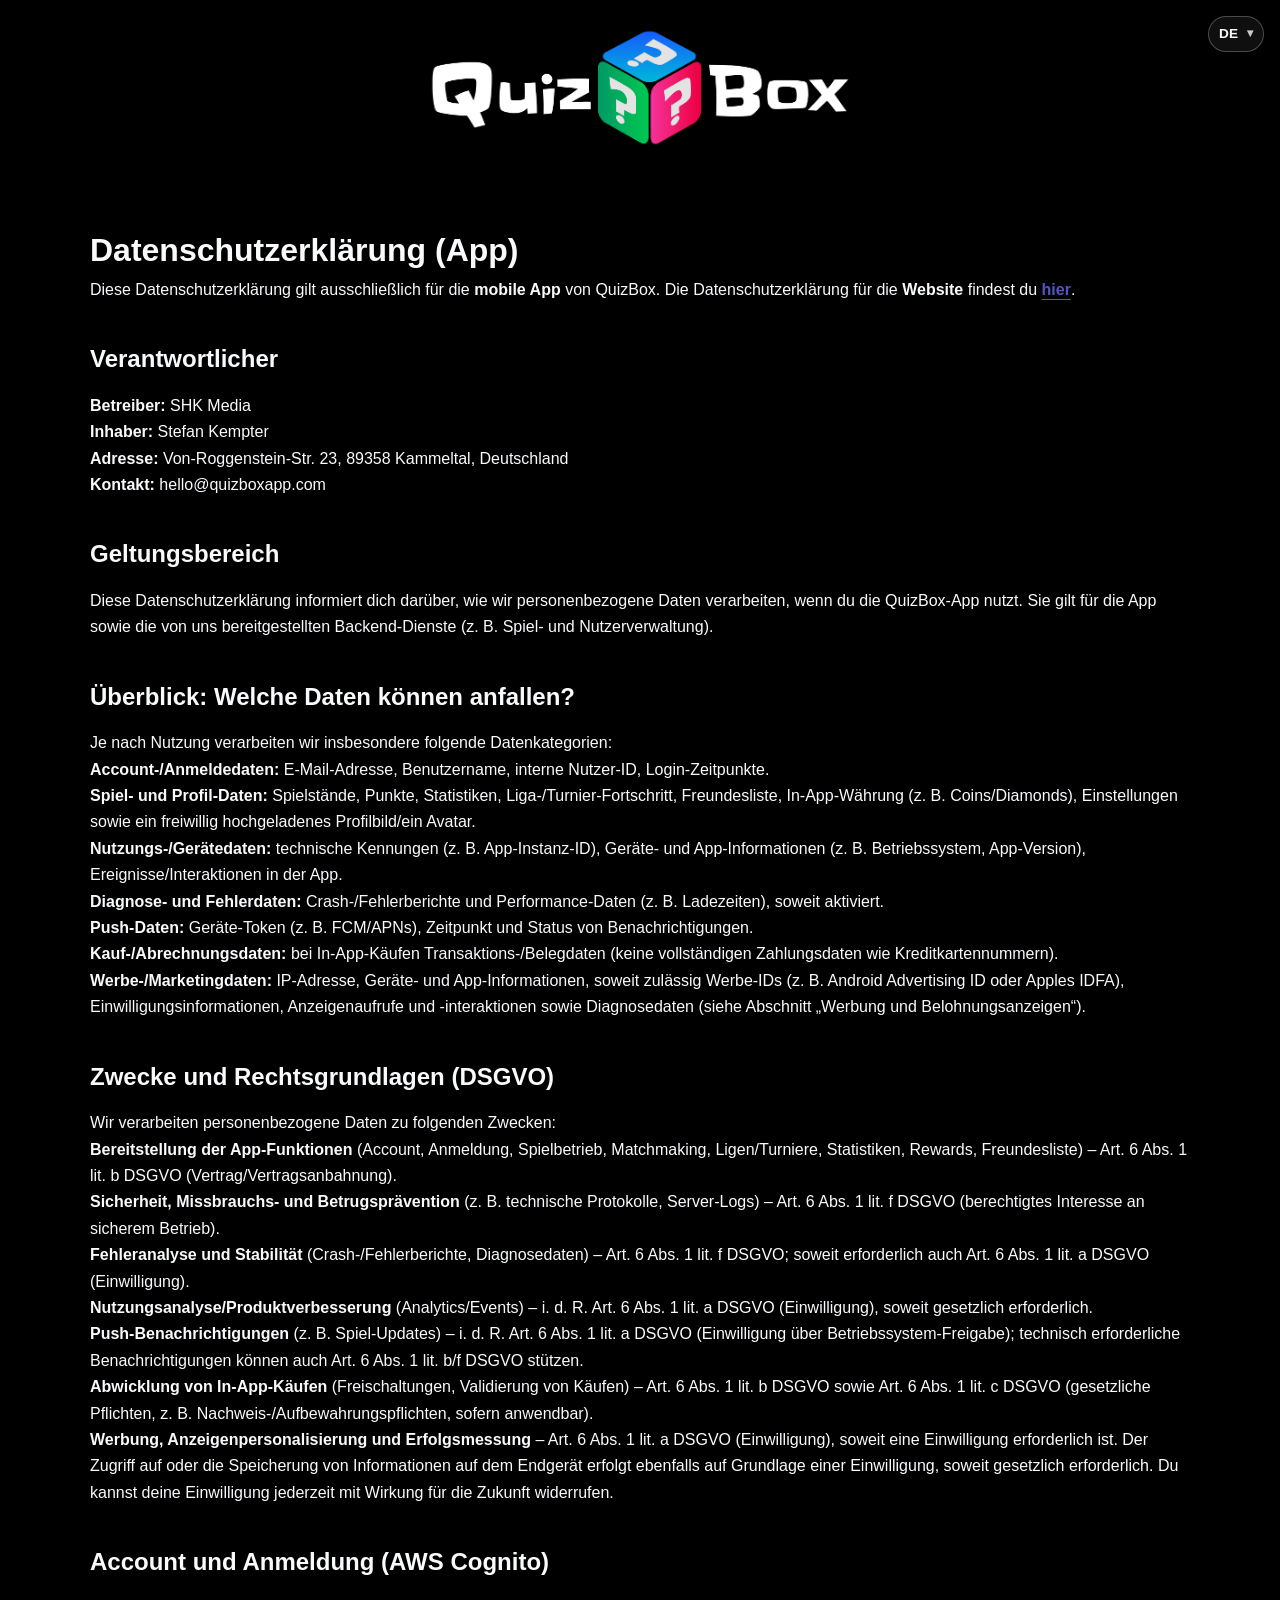
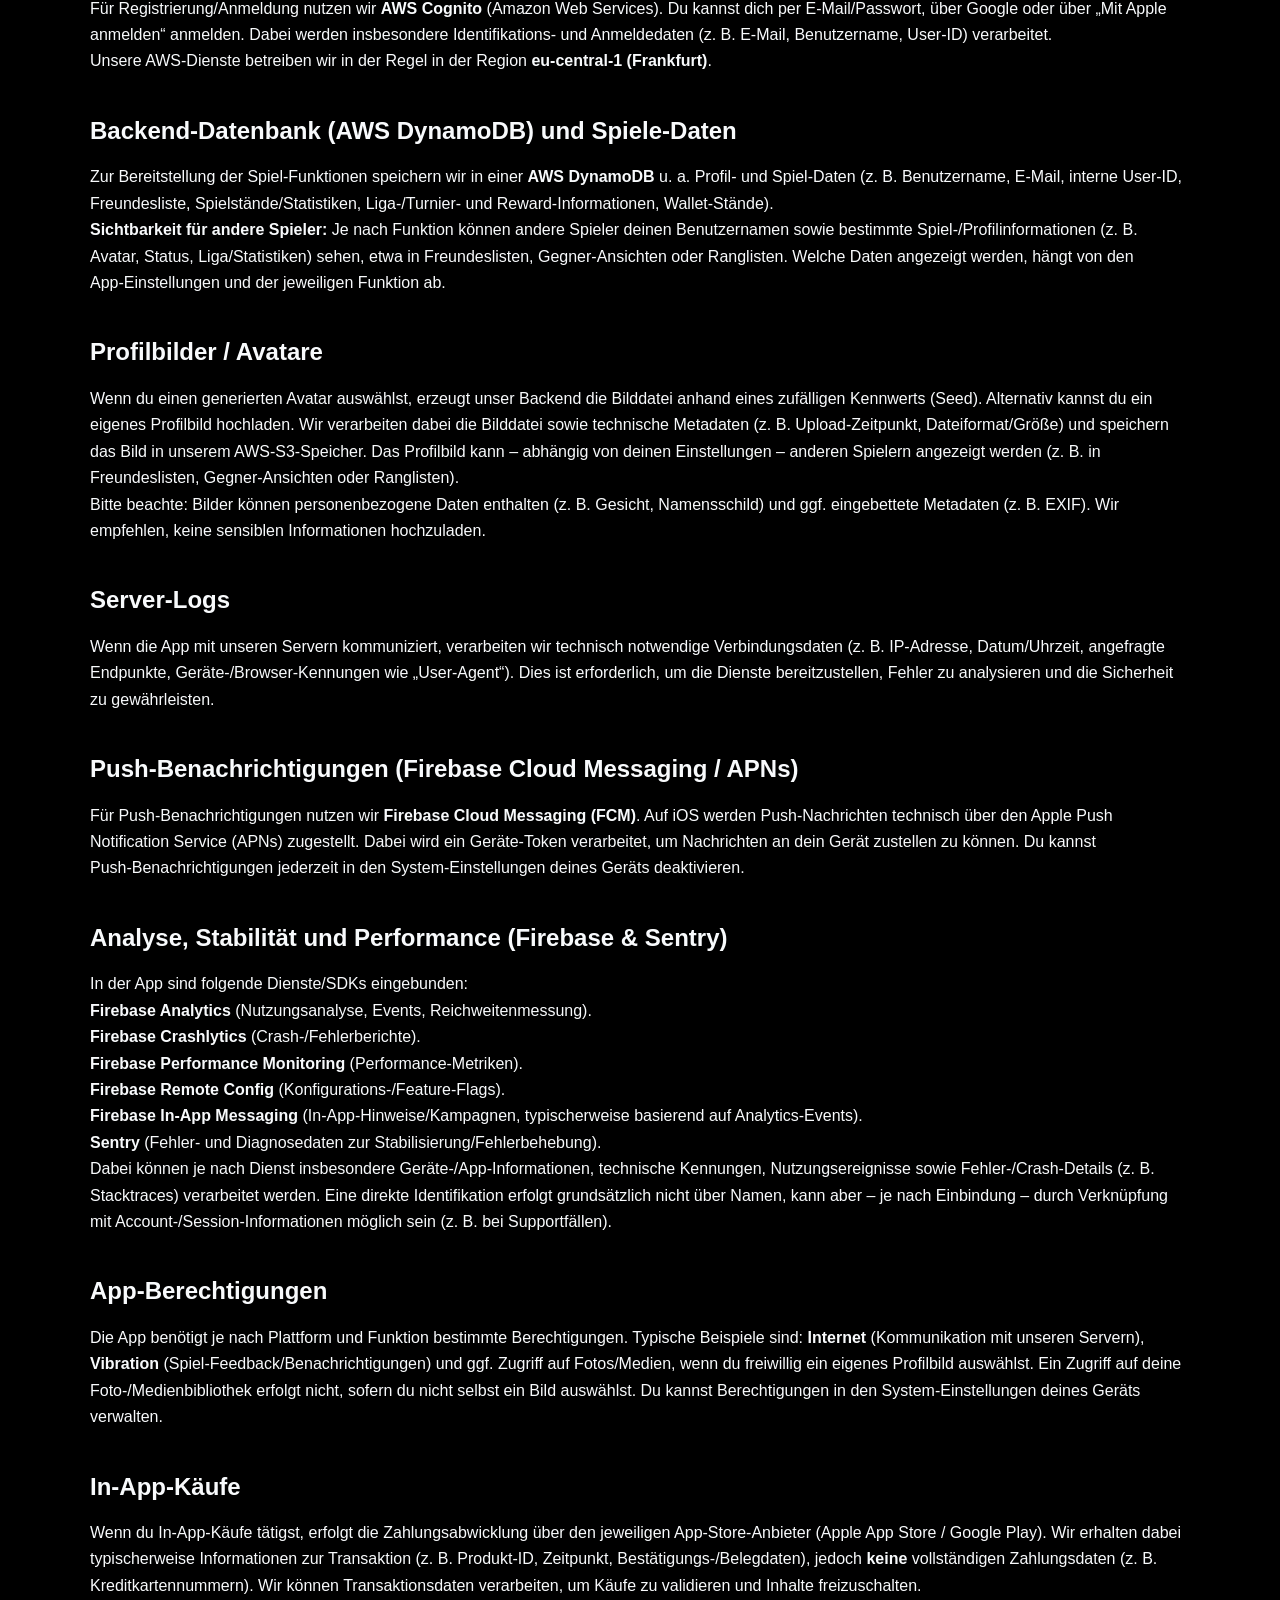
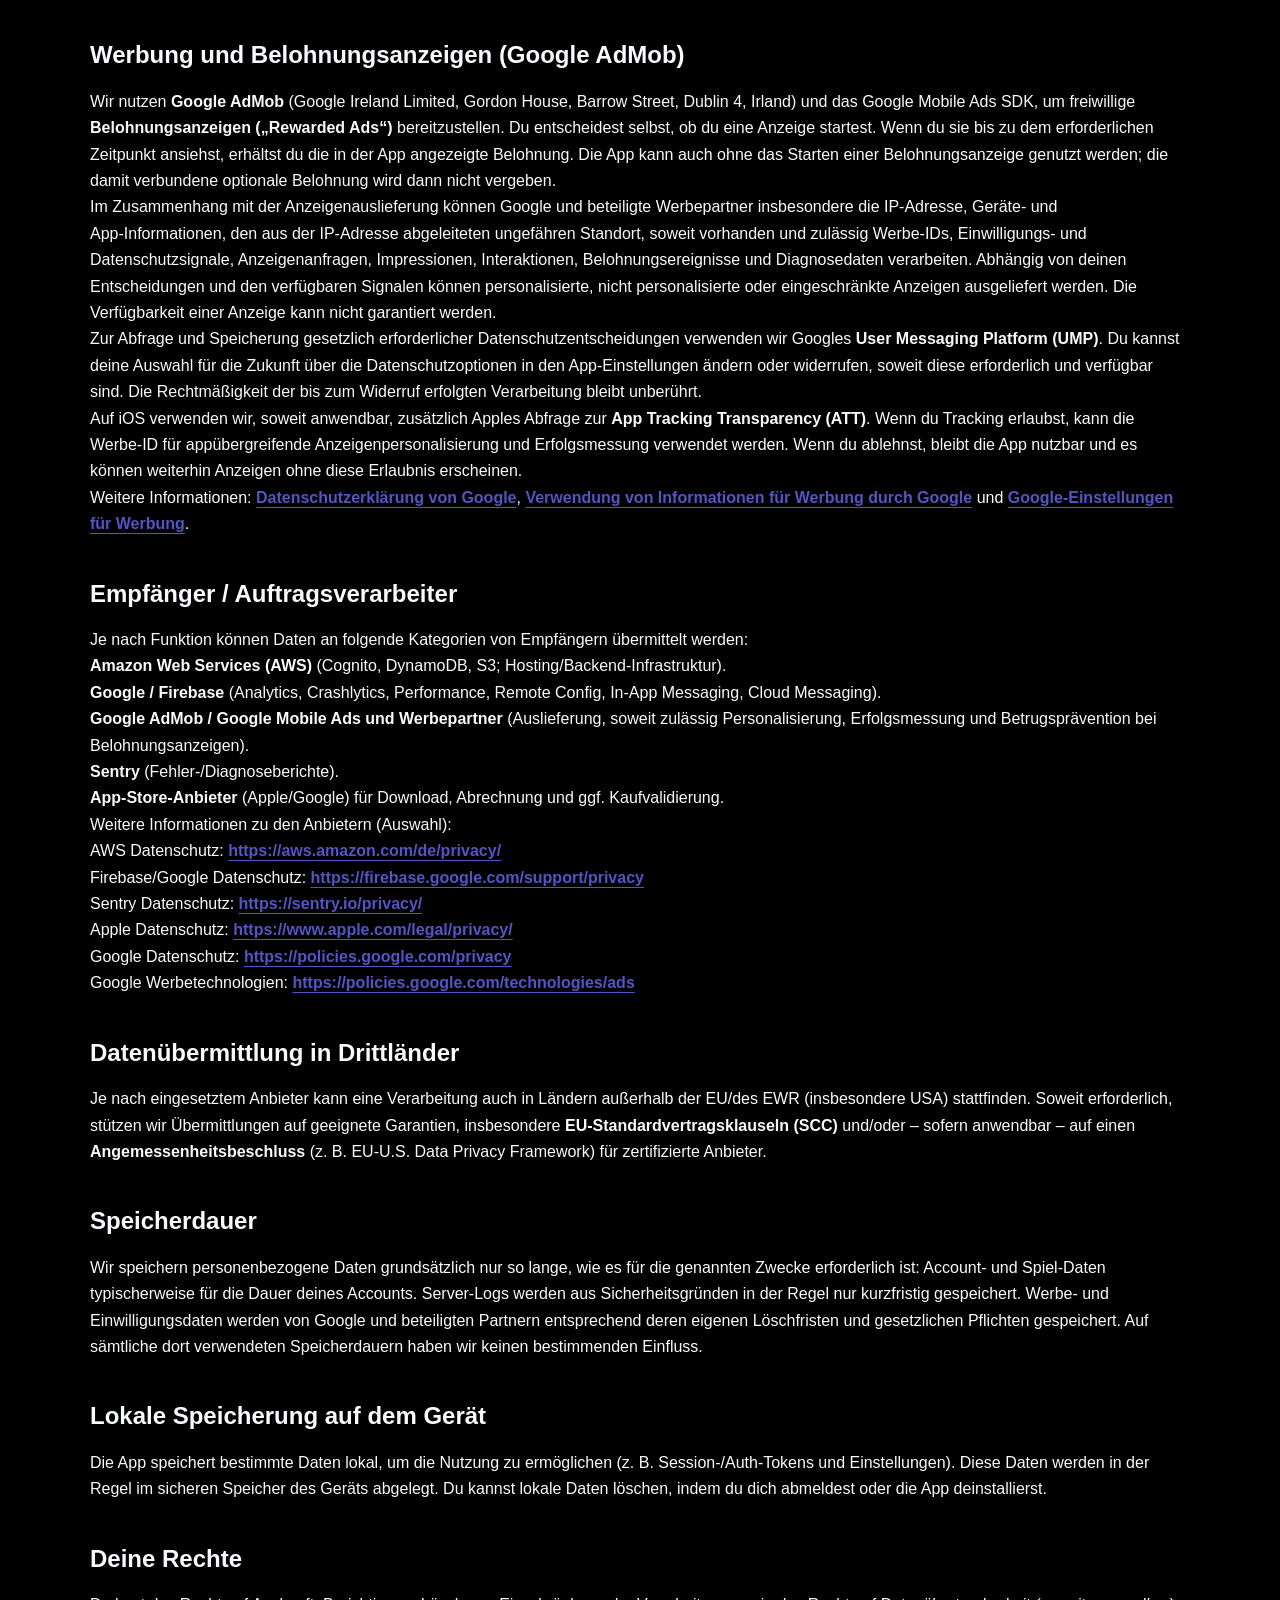
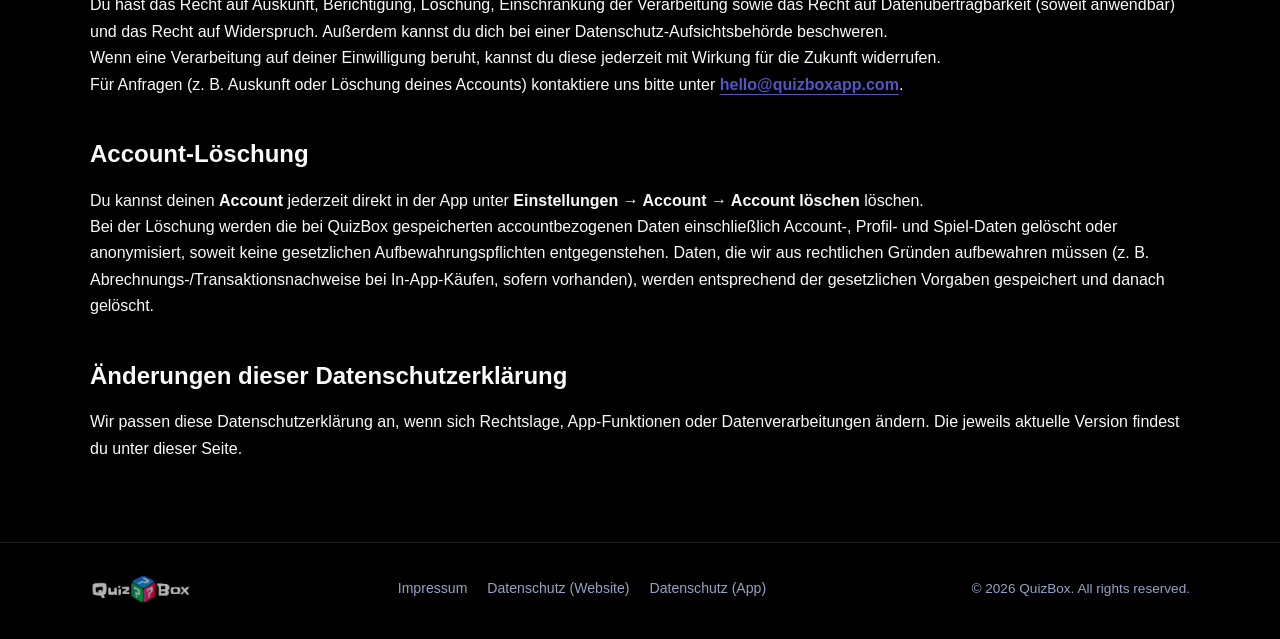
<file: de/privacy-app.html>
<!doctype html>
<html lang="de">
  <head>
    <meta charset="utf-8" />
    <meta name="viewport" content="width=device-width, initial-scale=1" />
    <title>Datenschutz (App) – QuizBox</title>
    <meta name="description" content="Datenschutzerklärung für die QuizBox App." />
    <link rel="icon" type="image/png" href="../assets/favicon.png" />
    <link rel="icon" href="../assets/favicon.ico" sizes="any" />
    <link rel="stylesheet" href="../style.css" />
  </head>
  <body>
    <header class="site-header" id="top">
      <div class="container header-inner">
        <a class="brand" href="index.html" aria-label="QuizBox – Startseite">
          <img
            src="../assets/QuizBoxLogo_lang.png"
            alt="QuizBox"
            class="brand-logo"
          />
        </a>
        <nav class="lang-switch" aria-label="Sprachauswahl">
          <details class="lang-dropdown">
            <summary class="lang-current">
              <span>DE</span>
            </summary>
            <div class="lang-menu">
              <a class="lang-link" href="../privacy-app.html?lang=en">EN</a>
              <a class="lang-link is-active" href="privacy-app.html?lang=de">DE</a>
              <a class="lang-link" href="../es/privacy-app.html?lang=es">ES</a>
            </div>
          </details>
        </nav>
      </div>
    </header>

    <main class="legal">
      <div class="container">
        <h1>Datenschutzerklärung (App)</h1>
        <p>
          Diese Datenschutzerklärung gilt ausschließlich für die <strong>mobile App</strong> von QuizBox. Die Datenschutzerklärung für die <strong>Website</strong> findest du <a class="legal-link" href="privacy.html">hier</a>.
        </p>

        <h2>Verantwortlicher</h2>
        <div class="card">
          <p><strong>Betreiber:</strong> SHK Media</p>
          <p><strong>Inhaber:</strong> Stefan Kempter</p>
          <p><strong>Adresse:</strong> Von‑Roggenstein‑Str. 23, 89358 Kammeltal, Deutschland</p>
          <p><strong>Kontakt:</strong> hello@quizboxapp.com</p>
        </div>

        <h2>Geltungsbereich</h2>
        <p>
          Diese Datenschutzerklärung informiert dich darüber, wie wir personenbezogene Daten verarbeiten, wenn du die QuizBox‑App nutzt.
          Sie gilt für die App sowie die von uns bereitgestellten Backend‑Dienste (z.&nbsp;B. Spiel‑ und Nutzerverwaltung).
        </p>

        <h2>Überblick: Welche Daten können anfallen?</h2>
        <p>Je nach Nutzung verarbeiten wir insbesondere folgende Datenkategorien:</p>
        <ul>
          <li><strong>Account‑/Anmeldedaten:</strong> E‑Mail‑Adresse, Benutzername, interne Nutzer‑ID, Login‑Zeitpunkte.</li>
          <li><strong>Spiel‑ und Profil‑Daten:</strong> Spielstände, Punkte, Statistiken, Liga‑/Turnier‑Fortschritt, Freundesliste, In‑App‑Währung (z.&nbsp;B. Coins/Diamonds), Einstellungen sowie ein freiwillig hochgeladenes Profilbild/ein Avatar.</li>
          <li><strong>Nutzungs‑/Gerätedaten:</strong> technische Kennungen (z.&nbsp;B. App‑Instanz‑ID), Geräte‑ und App‑Informationen (z.&nbsp;B. Betriebssystem, App‑Version), Ereignisse/Interaktionen in der App.</li>
          <li><strong>Diagnose‑ und Fehlerdaten:</strong> Crash‑/Fehlerberichte und Performance‑Daten (z.&nbsp;B. Ladezeiten), soweit aktiviert.</li>
          <li><strong>Push‑Daten:</strong> Geräte‑Token (z.&nbsp;B. FCM/APNs), Zeitpunkt und Status von Benachrichtigungen.</li>
          <li><strong>Kauf‑/Abrechnungsdaten:</strong> bei In‑App‑Käufen Transaktions‑/Belegdaten (keine vollständigen Zahlungsdaten wie Kreditkartennummern).</li>
          <li><strong>Werbe‑/Marketingdaten:</strong> IP‑Adresse, Geräte‑ und App‑Informationen, soweit zulässig Werbe‑IDs (z.&nbsp;B. Android Advertising ID oder Apples IDFA), Einwilligungsinformationen, Anzeigenaufrufe und ‑interaktionen sowie Diagnosedaten (siehe Abschnitt „Werbung und Belohnungsanzeigen“).</li>
        </ul>

        <h2>Zwecke und Rechtsgrundlagen (DSGVO)</h2>
        <p>Wir verarbeiten personenbezogene Daten zu folgenden Zwecken:</p>
        <ul>
          <li><strong>Bereitstellung der App‑Funktionen</strong> (Account, Anmeldung, Spielbetrieb, Matchmaking, Ligen/Turniere, Statistiken, Rewards, Freundesliste) – Art.&nbsp;6 Abs.&nbsp;1 lit.&nbsp;b DSGVO (Vertrag/Vertragsanbahnung).</li>
          <li><strong>Sicherheit, Missbrauchs‑ und Betrugsprävention</strong> (z.&nbsp;B. technische Protokolle, Server‑Logs) – Art.&nbsp;6 Abs.&nbsp;1 lit.&nbsp;f DSGVO (berechtigtes Interesse an sicherem Betrieb).</li>
          <li><strong>Fehleranalyse und Stabilität</strong> (Crash‑/Fehlerberichte, Diagnosedaten) – Art.&nbsp;6 Abs.&nbsp;1 lit.&nbsp;f DSGVO; soweit erforderlich auch Art.&nbsp;6 Abs.&nbsp;1 lit.&nbsp;a DSGVO (Einwilligung).</li>
          <li><strong>Nutzungsanalyse/Produktverbesserung</strong> (Analytics/Events) – i.&nbsp;d.&nbsp;R. Art.&nbsp;6 Abs.&nbsp;1 lit.&nbsp;a DSGVO (Einwilligung), soweit gesetzlich erforderlich.</li>
          <li><strong>Push‑Benachrichtigungen</strong> (z.&nbsp;B. Spiel‑Updates) – i.&nbsp;d.&nbsp;R. Art.&nbsp;6 Abs.&nbsp;1 lit.&nbsp;a DSGVO (Einwilligung über Betriebssystem‑Freigabe); technisch erforderliche Benachrichtigungen können auch Art.&nbsp;6 Abs.&nbsp;1 lit.&nbsp;b/f DSGVO stützen.</li>
          <li><strong>Abwicklung von In‑App‑Käufen</strong> (Freischaltungen, Validierung von Käufen) – Art.&nbsp;6 Abs.&nbsp;1 lit.&nbsp;b DSGVO sowie Art.&nbsp;6 Abs.&nbsp;1 lit.&nbsp;c DSGVO (gesetzliche Pflichten, z.&nbsp;B. Nachweis‑/Aufbewahrungspflichten, sofern anwendbar).</li>
          <li><strong>Werbung, Anzeigenpersonalisierung und Erfolgsmessung</strong> – Art.&nbsp;6 Abs.&nbsp;1 lit.&nbsp;a DSGVO (Einwilligung), soweit eine Einwilligung erforderlich ist. Der Zugriff auf oder die Speicherung von Informationen auf dem Endgerät erfolgt ebenfalls auf Grundlage einer Einwilligung, soweit gesetzlich erforderlich. Du kannst deine Einwilligung jederzeit mit Wirkung für die Zukunft widerrufen.</li>
        </ul>

        <h2>Account und Anmeldung (AWS Cognito)</h2>
        <p>
          Für Registrierung/Anmeldung nutzen wir <strong>AWS Cognito</strong> (Amazon Web Services). Du kannst dich per E‑Mail/Passwort,
          über Google oder über „Mit Apple anmelden“ anmelden.
          Dabei werden insbesondere Identifikations‑ und Anmeldedaten (z.&nbsp;B. E‑Mail, Benutzername, User‑ID) verarbeitet.
        </p>
        <p>
          Unsere AWS‑Dienste betreiben wir in der Regel in der Region <strong>eu-central-1 (Frankfurt)</strong>.
        </p>

        <h2>Backend‑Datenbank (AWS DynamoDB) und Spiele‑Daten</h2>
        <p>
          Zur Bereitstellung der Spiel‑Funktionen speichern wir in einer <strong>AWS DynamoDB</strong> u.&nbsp;a. Profil‑ und Spiel‑Daten (z.&nbsp;B. Benutzername,
          E‑Mail, interne User‑ID, Freundesliste, Spielstände/Statistiken, Liga‑/Turnier‑ und Reward‑Informationen, Wallet‑Stände).
        </p>
        <p>
          <strong>Sichtbarkeit für andere Spieler:</strong> Je nach Funktion können andere Spieler deinen Benutzernamen sowie bestimmte Spiel‑/Profilinformationen
          (z.&nbsp;B. Avatar, Status, Liga/Statistiken) sehen, etwa in Freundeslisten, Gegner‑Ansichten oder Ranglisten. Welche Daten angezeigt werden,
          hängt von den App‑Einstellungen und der jeweiligen Funktion ab.
        </p>

        <h2>Profilbilder / Avatare</h2>
        <p>
          Wenn du einen generierten Avatar auswählst, erzeugt unser Backend die Bilddatei anhand eines zufälligen Kennwerts (Seed). Alternativ kannst du ein eigenes
          Profilbild hochladen. Wir verarbeiten dabei die Bilddatei sowie technische Metadaten (z.&nbsp;B. Upload‑Zeitpunkt, Dateiformat/Größe) und speichern das Bild
          in unserem AWS‑S3‑Speicher. Das Profilbild kann – abhängig von deinen Einstellungen – anderen Spielern angezeigt werden (z.&nbsp;B. in Freundeslisten,
          Gegner‑Ansichten oder Ranglisten).
        </p>
        <p>
          Bitte beachte: Bilder können personenbezogene Daten enthalten (z.&nbsp;B. Gesicht, Namensschild) und ggf. eingebettete Metadaten (z.&nbsp;B. EXIF).
          Wir empfehlen, keine sensiblen Informationen hochzuladen.
        </p>

        <h2>Server‑Logs</h2>
        <p>
          Wenn die App mit unseren Servern kommuniziert, verarbeiten wir technisch notwendige Verbindungsdaten (z.&nbsp;B. IP‑Adresse, Datum/Uhrzeit,
          angefragte Endpunkte, Geräte‑/Browser‑Kennungen wie „User‑Agent“). Dies ist erforderlich, um die Dienste bereitzustellen, Fehler zu analysieren
          und die Sicherheit zu gewährleisten.
        </p>

        <h2>Push‑Benachrichtigungen (Firebase Cloud Messaging / APNs)</h2>
        <p>
          Für Push‑Benachrichtigungen nutzen wir <strong>Firebase Cloud Messaging (FCM)</strong>. Auf iOS werden Push‑Nachrichten technisch über
          den Apple Push Notification Service (APNs) zugestellt. Dabei wird ein Geräte‑Token verarbeitet, um Nachrichten an dein Gerät zustellen zu können.
          Du kannst Push‑Benachrichtigungen jederzeit in den System‑Einstellungen deines Geräts deaktivieren.
        </p>

        <h2>Analyse, Stabilität und Performance (Firebase &amp; Sentry)</h2>
        <p>In der App sind folgende Dienste/SDKs eingebunden:</p>
        <ul>
          <li><strong>Firebase Analytics</strong> (Nutzungsanalyse, Events, Reichweitenmessung).</li>
          <li><strong>Firebase Crashlytics</strong> (Crash‑/Fehlerberichte).</li>
          <li><strong>Firebase Performance Monitoring</strong> (Performance‑Metriken).</li>
          <li><strong>Firebase Remote Config</strong> (Konfigurations‑/Feature‑Flags).</li>
          <li><strong>Firebase In‑App Messaging</strong> (In‑App‑Hinweise/Kampagnen, typischerweise basierend auf Analytics‑Events).</li>
          <li><strong>Sentry</strong> (Fehler‑ und Diagnosedaten zur Stabilisierung/Fehlerbehebung).</li>
        </ul>
        <p>
          Dabei können je nach Dienst insbesondere Geräte‑/App‑Informationen, technische Kennungen, Nutzungsereignisse sowie Fehler‑/Crash‑Details
          (z.&nbsp;B. Stacktraces) verarbeitet werden. Eine direkte Identifikation erfolgt grundsätzlich nicht über Namen, kann aber – je nach Einbindung –
          durch Verknüpfung mit Account‑/Session‑Informationen möglich sein (z.&nbsp;B. bei Supportfällen).
        </p>

        <h2>App‑Berechtigungen</h2>
        <p>
          Die App benötigt je nach Plattform und Funktion bestimmte Berechtigungen. Typische Beispiele sind:
          <strong>Internet</strong> (Kommunikation mit unseren Servern), <strong>Vibration</strong> (Spiel‑Feedback/Benachrichtigungen) und ggf.
          Zugriff auf Fotos/Medien, wenn du freiwillig ein eigenes Profilbild auswählst. Ein Zugriff auf deine Foto‑/Medienbibliothek erfolgt nicht,
          sofern du nicht selbst ein Bild auswählst. Du kannst Berechtigungen in den
          System‑Einstellungen deines Geräts verwalten.
        </p>

        <h2>In‑App‑Käufe</h2>
        <p>
          Wenn du In‑App‑Käufe tätigst, erfolgt die Zahlungsabwicklung über den jeweiligen App‑Store‑Anbieter (Apple App Store / Google Play).
          Wir erhalten dabei typischerweise Informationen zur Transaktion (z.&nbsp;B. Produkt‑ID, Zeitpunkt, Bestätigungs‑/Belegdaten), jedoch <strong>keine</strong>
          vollständigen Zahlungsdaten (z.&nbsp;B. Kreditkartennummern). Wir können Transaktionsdaten verarbeiten, um Käufe zu validieren und Inhalte freizuschalten.
        </p>

        <h2>Werbung und Belohnungsanzeigen (Google AdMob)</h2>
        <p>
          Wir nutzen <strong>Google AdMob</strong> (Google Ireland Limited, Gordon House, Barrow Street, Dublin 4, Irland) und das Google Mobile Ads SDK,
          um freiwillige <strong>Belohnungsanzeigen („Rewarded Ads“)</strong> bereitzustellen. Du entscheidest selbst, ob du eine Anzeige startest.
          Wenn du sie bis zu dem erforderlichen Zeitpunkt ansiehst, erhältst du die in der App angezeigte Belohnung.
          Die App kann auch ohne das Starten einer Belohnungsanzeige genutzt werden; die damit verbundene optionale Belohnung wird dann nicht vergeben.
        </p>
        <p>
          Im Zusammenhang mit der Anzeigenauslieferung können Google und beteiligte Werbepartner insbesondere die IP‑Adresse, Geräte‑ und App‑Informationen,
          den aus der IP‑Adresse abgeleiteten ungefähren Standort, soweit vorhanden und zulässig Werbe‑IDs, Einwilligungs‑ und Datenschutzsignale,
          Anzeigenanfragen, Impressionen, Interaktionen, Belohnungsereignisse und Diagnosedaten verarbeiten. Abhängig von deinen Entscheidungen und den
          verfügbaren Signalen können personalisierte, nicht personalisierte oder eingeschränkte Anzeigen ausgeliefert werden.
          Die Verfügbarkeit einer Anzeige kann nicht garantiert werden.
        </p>
        <p>
          Zur Abfrage und Speicherung gesetzlich erforderlicher Datenschutzentscheidungen verwenden wir Googles
          <strong>User Messaging Platform (UMP)</strong>. Du kannst deine Auswahl für die Zukunft über die Datenschutzoptionen in den App‑Einstellungen
          ändern oder widerrufen, soweit diese erforderlich und verfügbar sind. Die Rechtmäßigkeit der bis zum Widerruf erfolgten Verarbeitung bleibt unberührt.
        </p>
        <p>
          Auf iOS verwenden wir, soweit anwendbar, zusätzlich Apples Abfrage zur <strong>App Tracking Transparency (ATT)</strong>.
          Wenn du Tracking erlaubst, kann die Werbe‑ID für appübergreifende Anzeigenpersonalisierung und Erfolgsmessung verwendet werden.
          Wenn du ablehnst, bleibt die App nutzbar und es können weiterhin Anzeigen ohne diese Erlaubnis erscheinen.
        </p>
        <p>
          Weitere Informationen:
          <a class="legal-link" href="https://policies.google.com/privacy">Datenschutzerklärung von Google</a>,
          <a class="legal-link" href="https://policies.google.com/technologies/ads">Verwendung von Informationen für Werbung durch Google</a> und
          <a class="legal-link" href="https://adssettings.google.com/">Google‑Einstellungen für Werbung</a>.
        </p>

        <h2>Empfänger / Auftragsverarbeiter</h2>
        <p>Je nach Funktion können Daten an folgende Kategorien von Empfängern übermittelt werden:</p>
        <ul>
          <li><strong>Amazon Web Services (AWS)</strong> (Cognito, DynamoDB, S3; Hosting/Backend‑Infrastruktur).</li>
          <li><strong>Google / Firebase</strong> (Analytics, Crashlytics, Performance, Remote Config, In‑App Messaging, Cloud Messaging).</li>
          <li><strong>Google AdMob / Google Mobile Ads und Werbepartner</strong> (Auslieferung, soweit zulässig Personalisierung, Erfolgsmessung und Betrugsprävention bei Belohnungsanzeigen).</li>
          <li><strong>Sentry</strong> (Fehler‑/Diagnoseberichte).</li>
          <li><strong>App‑Store‑Anbieter</strong> (Apple/Google) für Download, Abrechnung und ggf. Kaufvalidierung.</li>
        </ul>
        <p>Weitere Informationen zu den Anbietern (Auswahl):</p>
        <ul>
          <li>
            AWS Datenschutz: <a class="legal-link" href="https://aws.amazon.com/de/privacy/">https://aws.amazon.com/de/privacy/</a>
          </li>
          <li>
            Firebase/Google Datenschutz: <a class="legal-link" href="https://firebase.google.com/support/privacy">https://firebase.google.com/support/privacy</a>
          </li>
          <li>
            Sentry Datenschutz: <a class="legal-link" href="https://sentry.io/privacy/">https://sentry.io/privacy/</a>
          </li>
          <li>
            Apple Datenschutz: <a class="legal-link" href="https://www.apple.com/legal/privacy/">https://www.apple.com/legal/privacy/</a>
          </li>
          <li>
            Google Datenschutz: <a class="legal-link" href="https://policies.google.com/privacy">https://policies.google.com/privacy</a>
          </li>
          <li>
            Google Werbetechnologien: <a class="legal-link" href="https://policies.google.com/technologies/ads">https://policies.google.com/technologies/ads</a>
          </li>
        </ul>

        <h2>Datenübermittlung in Drittländer</h2>
        <p>
          Je nach eingesetztem Anbieter kann eine Verarbeitung auch in Ländern außerhalb der EU/des EWR (insbesondere USA) stattfinden.
          Soweit erforderlich, stützen wir Übermittlungen auf geeignete Garantien, insbesondere <strong>EU‑Standardvertragsklauseln (SCC)</strong> und/oder –
          sofern anwendbar – auf einen <strong>Angemessenheitsbeschluss</strong> (z.&nbsp;B. EU‑U.S. Data Privacy Framework) für zertifizierte Anbieter.
        </p>

        <h2>Speicherdauer</h2>
        <p>
          Wir speichern personenbezogene Daten grundsätzlich nur so lange, wie es für die genannten Zwecke erforderlich ist:
          Account‑ und Spiel‑Daten typischerweise für die Dauer deines Accounts.
          Server‑Logs werden aus Sicherheitsgründen in der Regel nur kurzfristig gespeichert.
          Werbe‑ und Einwilligungsdaten werden von Google und beteiligten Partnern entsprechend deren eigenen Löschfristen und gesetzlichen Pflichten gespeichert.
          Auf sämtliche dort verwendeten Speicherdauern haben wir keinen bestimmenden Einfluss.
        </p>

        <h2>Lokale Speicherung auf dem Gerät</h2>
        <p>
          Die App speichert bestimmte Daten lokal, um die Nutzung zu ermöglichen (z.&nbsp;B. Session‑/Auth‑Tokens und Einstellungen).
          Diese Daten werden in der Regel im sicheren Speicher des Geräts abgelegt. Du kannst lokale Daten löschen, indem du dich abmeldest oder die App deinstallierst.
        </p>

        <h2>Deine Rechte</h2>
        <p>
          Du hast das Recht auf Auskunft, Berichtigung, Löschung, Einschränkung der Verarbeitung sowie das Recht auf Datenübertragbarkeit (soweit anwendbar)
          und das Recht auf Widerspruch. Außerdem kannst du dich bei einer Datenschutz‑Aufsichtsbehörde beschweren.
        </p>
        <p>
          Wenn eine Verarbeitung auf deiner Einwilligung beruht, kannst du diese jederzeit mit Wirkung für die Zukunft widerrufen.
        </p>
        <p>
          Für Anfragen (z.&nbsp;B. Auskunft oder Löschung deines Accounts) kontaktiere uns bitte unter <a class="legal-link" href="mailto:hello@quizboxapp.com">hello@quizboxapp.com</a>.
        </p>

        <h2>Account‑Löschung</h2>
        <p>
          Du kannst deinen <strong>Account</strong> jederzeit direkt in der App unter
          <strong>Einstellungen → Account → Account löschen</strong> löschen.
        </p>
        <p>
          Bei der Löschung werden die bei QuizBox gespeicherten accountbezogenen Daten einschließlich Account‑, Profil‑ und Spiel‑Daten
          gelöscht oder anonymisiert, soweit keine gesetzlichen Aufbewahrungspflichten entgegenstehen.
          Daten, die wir aus rechtlichen Gründen aufbewahren müssen (z.&nbsp;B. Abrechnungs‑/Transaktionsnachweise bei In‑App‑Käufen, sofern vorhanden), werden entsprechend
          der gesetzlichen Vorgaben gespeichert und danach gelöscht.
        </p>

        <h2>Änderungen dieser Datenschutzerklärung</h2>
        <p>
          Wir passen diese Datenschutzerklärung an, wenn sich Rechtslage, App‑Funktionen oder Datenverarbeitungen ändern.
          Die jeweils aktuelle Version findest du unter dieser Seite.
        </p>
      </div>
    </main>

    <footer class="site-footer">
      <div class="container footer-inner">
        <a class="brand" href="#top" aria-label="QuizBox – back to top">
          <img
            src="../assets/QuizBoxLogo_lang.png"
            alt="QuizBox"
            class="brand-logo brand-logo-footer"
          />
        </a>
        <nav class="footer-nav" aria-label="Footer navigation">
          <a href="impressum.html">Impressum</a>
          <a href="privacy.html">Datenschutz (Website)</a>
          <a href="privacy-app.html">Datenschutz (App)</a>
        </nav>
        <p class="footer-note">© 2026 QuizBox. All rights reserved.</p>
      </div>
    </footer>
  </body>
</html>
</file>
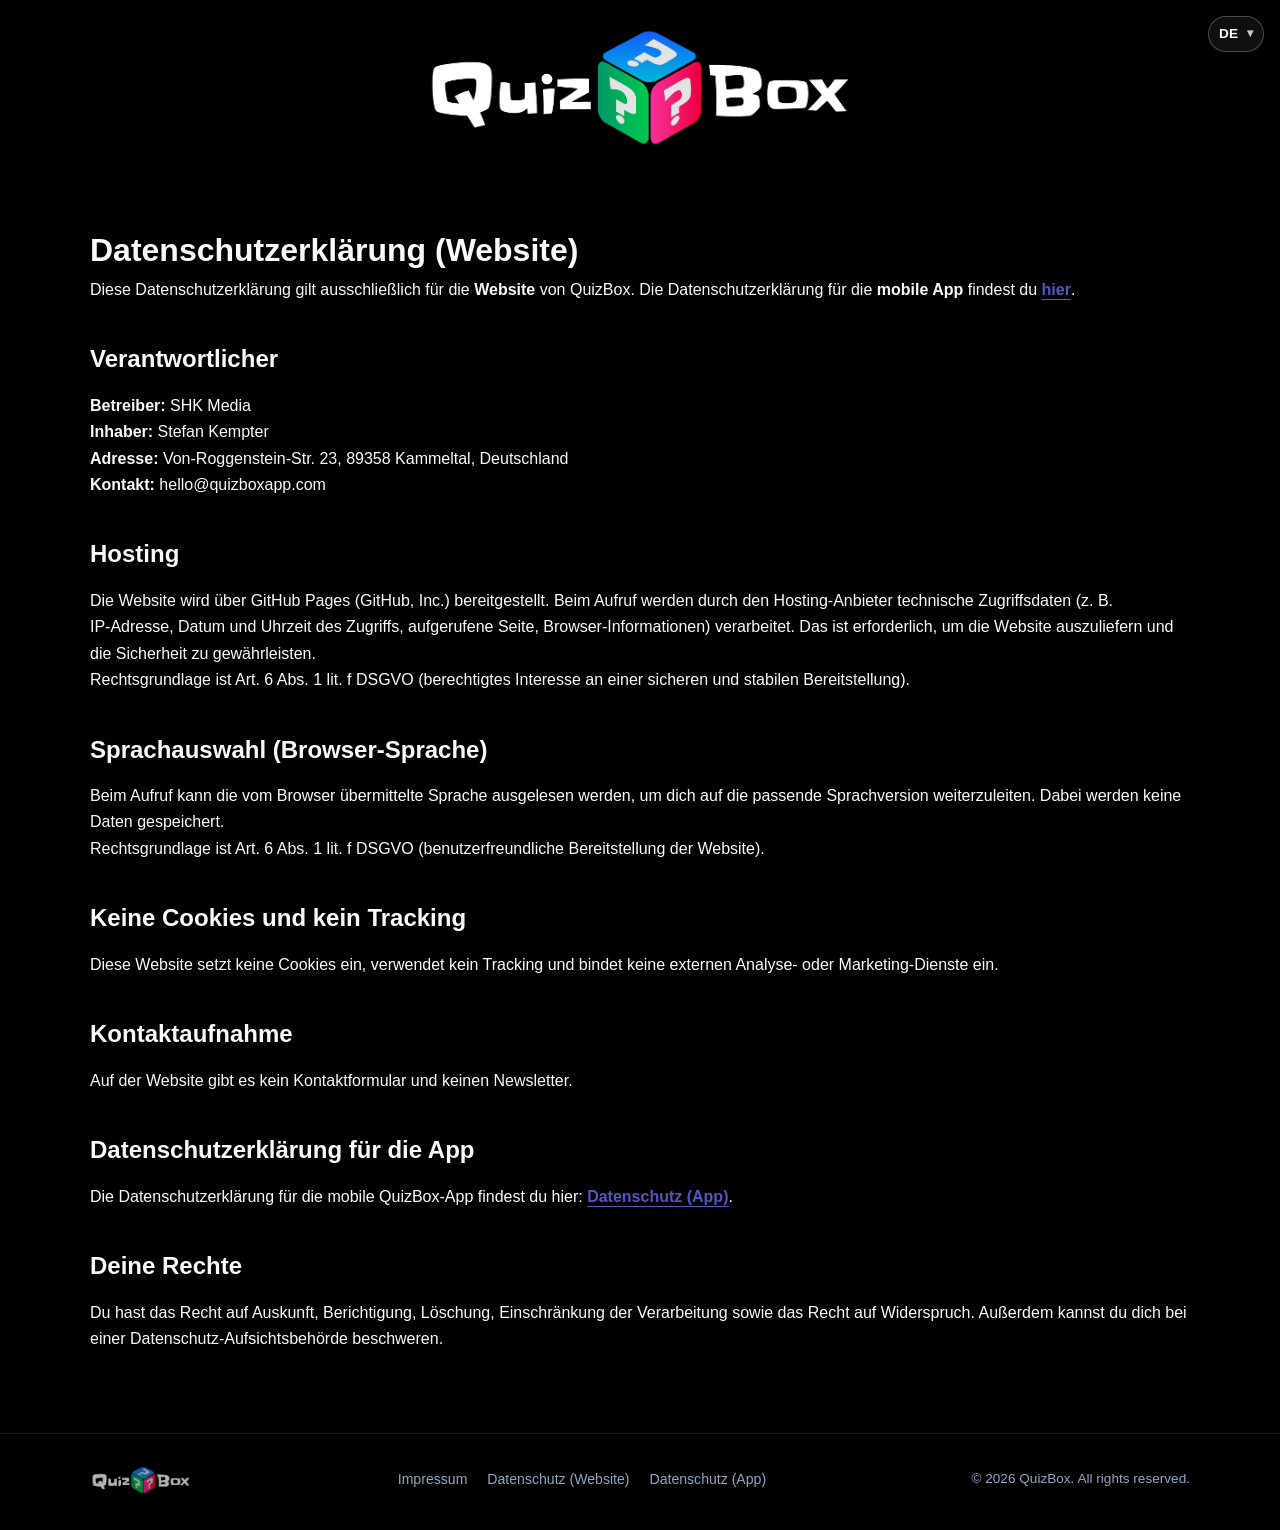
<file: de/privacy.html>
<!doctype html>
<html lang="de">
  <head>
    <meta charset="utf-8" />
    <meta name="viewport" content="width=device-width, initial-scale=1" />
    <title>Datenschutz – QuizBox</title>
    <meta name="description" content="Datenschutzerklärung der QuizBox Website." />
    <link rel="stylesheet" href="../style.css" />
  </head>
  <body>
    <header class="site-header" id="top">
      <div class="container header-inner">
        <a class="brand" href="index.html" aria-label="QuizBox – Startseite">
          <img
            src="../assets/QuizBoxLogo_lang.png"
            alt="QuizBox"
            class="brand-logo"
          />
        </a>
        <nav class="lang-switch" aria-label="Sprachauswahl">
          <details class="lang-dropdown">
            <summary class="lang-current">
              <span>DE</span>
            </summary>
            <div class="lang-menu">
              <a class="lang-link" href="../privacy.html?lang=en">EN</a>
              <a class="lang-link is-active" href="privacy.html?lang=de">DE</a>
              <a class="lang-link" href="../es/privacy.html?lang=es">ES</a>
            </div>
          </details>
        </nav>
      </div>
    </header>

    <main class="legal">
      <div class="container">
        <h1>Datenschutzerklärung (Website)</h1>
        <p>Diese Datenschutzerklärung gilt ausschließlich für die <strong>Website</strong> von QuizBox. Die Datenschutzerklärung für die <strong>mobile App</strong> findest du <a class="legal-link" href="privacy-app.html">hier</a>.</p>

        <h2>Verantwortlicher</h2>
        <div class="card">
          <p><strong>Betreiber:</strong> SHK Media</p>
          <p><strong>Inhaber:</strong> Stefan Kempter</p>
          <p><strong>Adresse:</strong> Von‑Roggenstein‑Str. 23, 89358 Kammeltal, Deutschland</p>
          <p><strong>Kontakt:</strong> hello@quizboxapp.com</p>
        </div>

        <h2>Hosting</h2>
        <p>Die Website wird über GitHub Pages (GitHub, Inc.) bereitgestellt. Beim Aufruf werden durch den Hosting‑Anbieter technische Zugriffsdaten (z. B. IP‑Adresse, Datum und Uhrzeit des Zugriffs, aufgerufene Seite, Browser‑Informationen) verarbeitet. Das ist erforderlich, um die Website auszuliefern und die Sicherheit zu gewährleisten.</p>
        <p>Rechtsgrundlage ist Art. 6 Abs. 1 lit. f DSGVO (berechtigtes Interesse an einer sicheren und stabilen Bereitstellung).</p>

        <h2>Sprachauswahl (Browser‑Sprache)</h2>
        <p>Beim Aufruf kann die vom Browser übermittelte Sprache ausgelesen werden, um dich auf die passende Sprachversion weiterzuleiten. Dabei werden keine Daten gespeichert.</p>
        <p>Rechtsgrundlage ist Art. 6 Abs. 1 lit. f DSGVO (benutzerfreundliche Bereitstellung der Website).</p>

        <h2>Keine Cookies und kein Tracking</h2>
        <p>Diese Website setzt keine Cookies ein, verwendet kein Tracking und bindet keine externen Analyse‑ oder Marketing‑Dienste ein.</p>

        <h2>Kontaktaufnahme</h2>
        <p>Auf der Website gibt es kein Kontaktformular und keinen Newsletter.</p>

        <h2>Datenschutzerklärung für die App</h2>
        <p>Die Datenschutzerklärung für die mobile QuizBox‑App findest du hier: <a class="legal-link" href="privacy-app.html">Datenschutz (App)</a>.</p>

        <h2>Deine Rechte</h2>
        <p>Du hast das Recht auf Auskunft, Berichtigung, Löschung, Einschränkung der Verarbeitung sowie das Recht auf Widerspruch. Außerdem kannst du dich bei einer Datenschutz‑Aufsichtsbehörde beschweren.</p>

      </div>
    </main>

    <footer class="site-footer">
      <div class="container footer-inner">
        <a class="brand" href="#top" aria-label="QuizBox – back to top">
          <img
            src="../assets/QuizBoxLogo_lang.png"
            alt="QuizBox"
            class="brand-logo brand-logo-footer"
          />
        </a>
        <nav class="footer-nav" aria-label="Footer navigation">
          <a href="impressum.html">Impressum</a>
          <a href="privacy.html">Datenschutz (Website)</a>
          <a href="privacy-app.html">Datenschutz (App)</a>
        </nav>
        <p class="footer-note">© 2026 QuizBox. All rights reserved.</p>
      </div>
    </footer>
  </body>
</html>
</file>
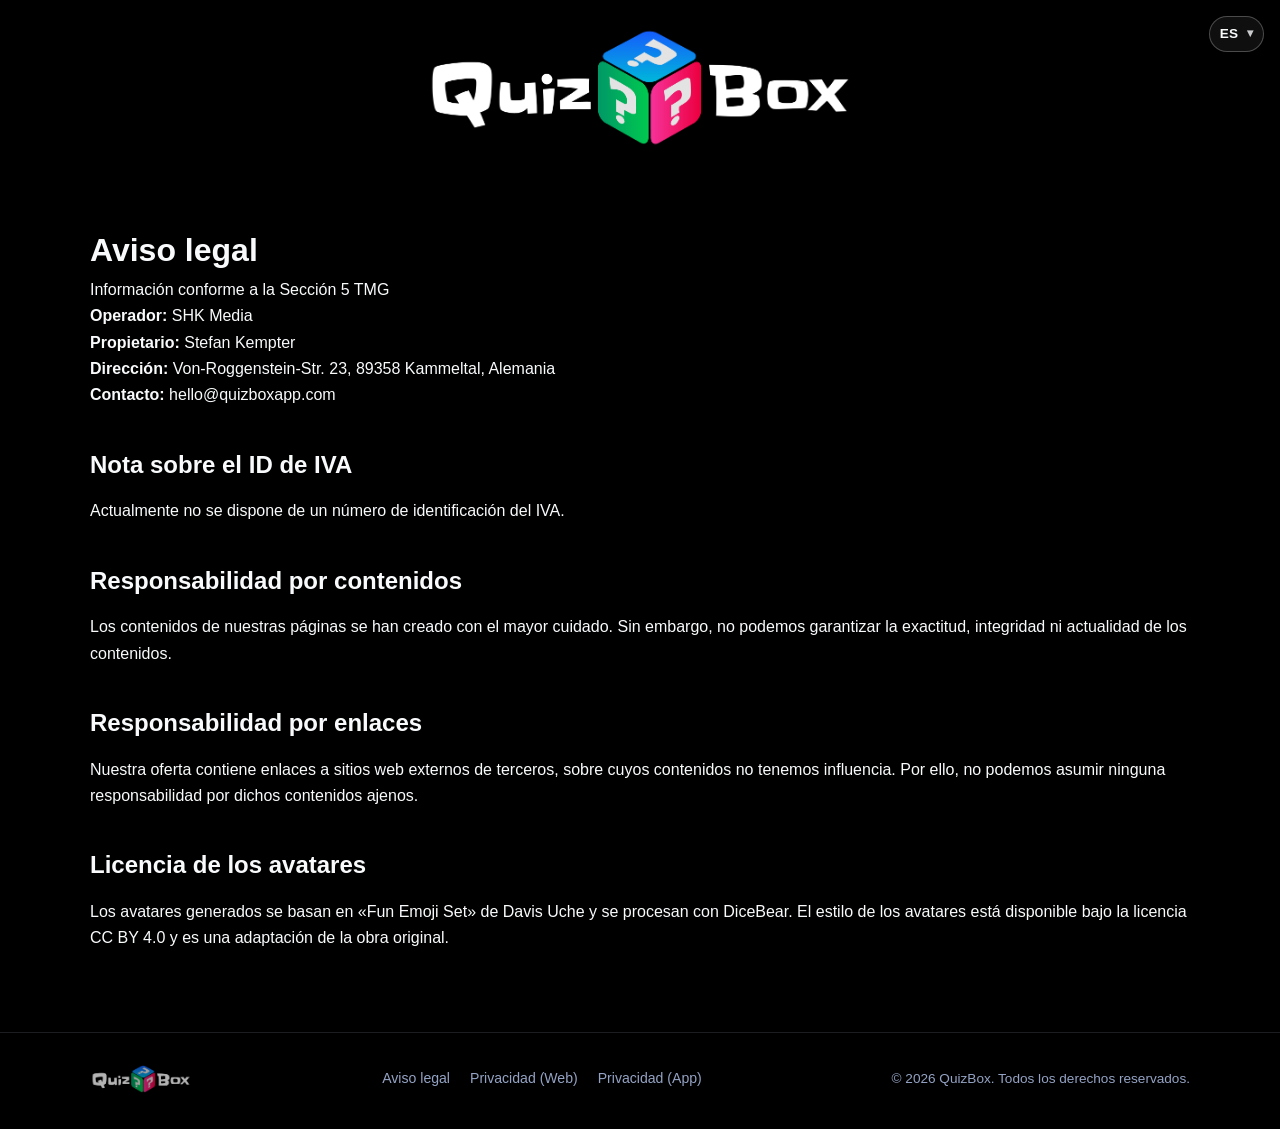
<file: es/impressum.html>
<!doctype html>
<html lang="es">
  <head>
    <meta charset="utf-8" />
    <meta name="viewport" content="width=device-width, initial-scale=1" />
    <title>Aviso legal – QuizBox</title>
    <meta name="description" content="Aviso legal del sitio web de QuizBox." />
    <link rel="icon" type="image/png" href="../assets/favicon.png" />
    <link rel="icon" href="../assets/favicon.ico" sizes="any" />
    <link rel="stylesheet" href="../style.css" />
  </head>
  <body>
    <header class="site-header" id="top">
      <div class="container header-inner">
        <a class="brand" href="index.html" aria-label="QuizBox – inicio">
          <img
            src="../assets/QuizBoxLogo_lang.png"
            alt="QuizBox"
            class="brand-logo"
          />
        </a>
        <nav class="lang-switch" aria-label="Selector de idioma">
          <details class="lang-dropdown">
            <summary class="lang-current">
              <span>ES</span>
            </summary>
            <div class="lang-menu">
              <a class="lang-link" href="../impressum.html?lang=en">EN</a>
              <a class="lang-link" href="../de/impressum.html?lang=de">DE</a>
              <a class="lang-link is-active" href="impressum.html?lang=es">ES</a>
            </div>
          </details>
        </nav>
      </div>
    </header>

    <main class="legal">
      <div class="container">
        <h1>Aviso legal</h1>
        <p>Información conforme a la Sección 5 TMG</p>

        <div class="card">
          <p><strong>Operador:</strong> SHK Media</p>
          <p><strong>Propietario:</strong> Stefan Kempter</p>
          <p><strong>Dirección:</strong> Von-Roggenstein-Str. 23, 89358 Kammeltal, Alemania</p>
          <p><strong>Contacto:</strong> hello@quizboxapp.com</p>
        </div>

        <h2>Nota sobre el ID de IVA</h2>
        <p>Actualmente no se dispone de un número de identificación del IVA.</p>

        <h2>Responsabilidad por contenidos</h2>
        <p>
          Los contenidos de nuestras páginas se han creado con el mayor cuidado.
          Sin embargo, no podemos garantizar la exactitud, integridad ni
          actualidad de los contenidos.
        </p>

        <h2>Responsabilidad por enlaces</h2>
        <p>
          Nuestra oferta contiene enlaces a sitios web externos de terceros,
          sobre cuyos contenidos no tenemos influencia. Por ello, no podemos
          asumir ninguna responsabilidad por dichos contenidos ajenos.
        </p>

        <h2>Licencia de los avatares</h2>
        <p>
          Los avatares generados se basan en
          <a href="https://www.dicebear.com/styles/fun-emoji/">«Fun Emoji Set»</a>
          de Davis Uche y se procesan con DiceBear. El estilo de los avatares
          está disponible bajo la licencia
          <a href="https://creativecommons.org/licenses/by/4.0/">CC BY 4.0</a>
          y es una adaptación de la obra original.
        </p>
      </div>
    </main>

    <footer class="site-footer">
      <div class="container footer-inner">
        <a class="brand" href="#top" aria-label="QuizBox – arriba">
          <img
            src="../assets/QuizBoxLogo_lang.png"
            alt="QuizBox"
            class="brand-logo brand-logo-footer"
          />
        </a>
        <nav class="footer-nav" aria-label="Navegación del pie">
          <a href="impressum.html">Aviso legal</a>
          <a href="privacy.html">Privacidad (Web)</a>
          <a href="privacy-app.html">Privacidad (App)</a>
        </nav>
        <p class="footer-note">© 2026 QuizBox. Todos los derechos reservados.</p>
      </div>
    </footer>
  </body>
</html>
</file>
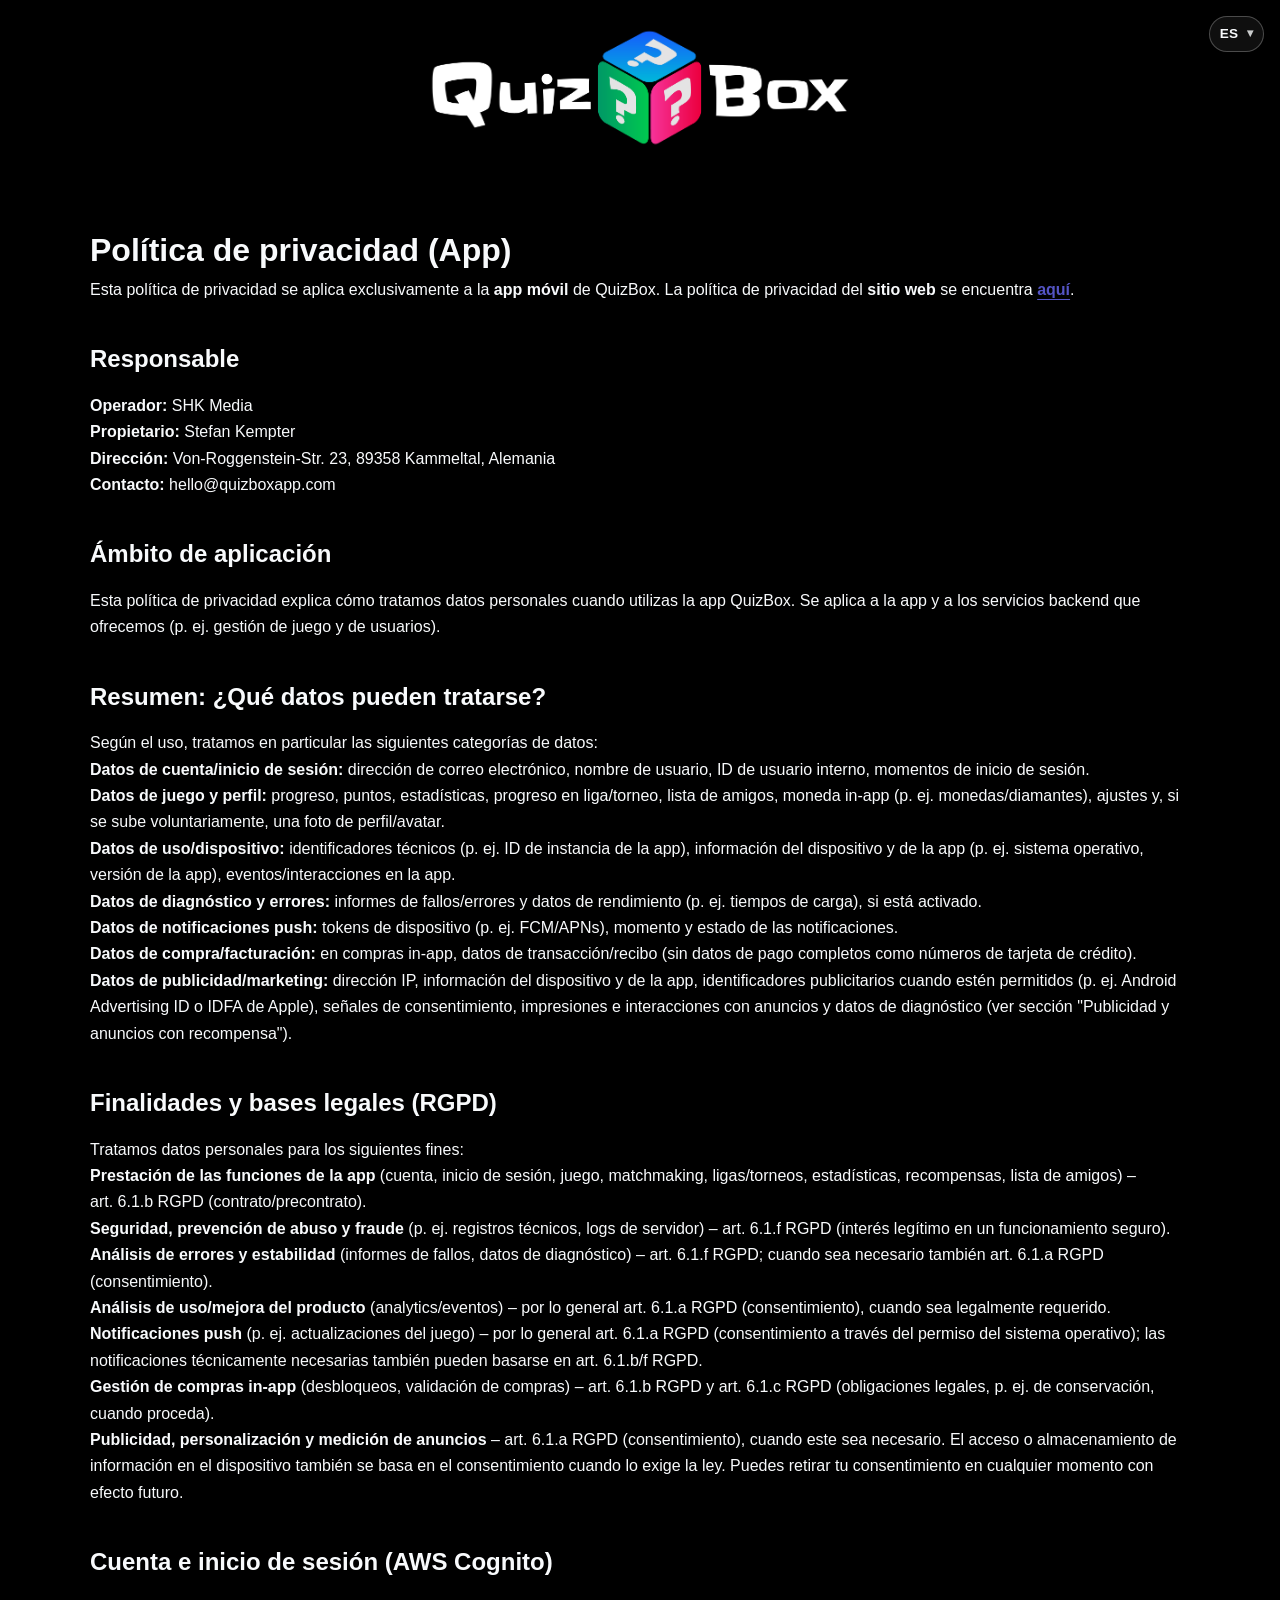
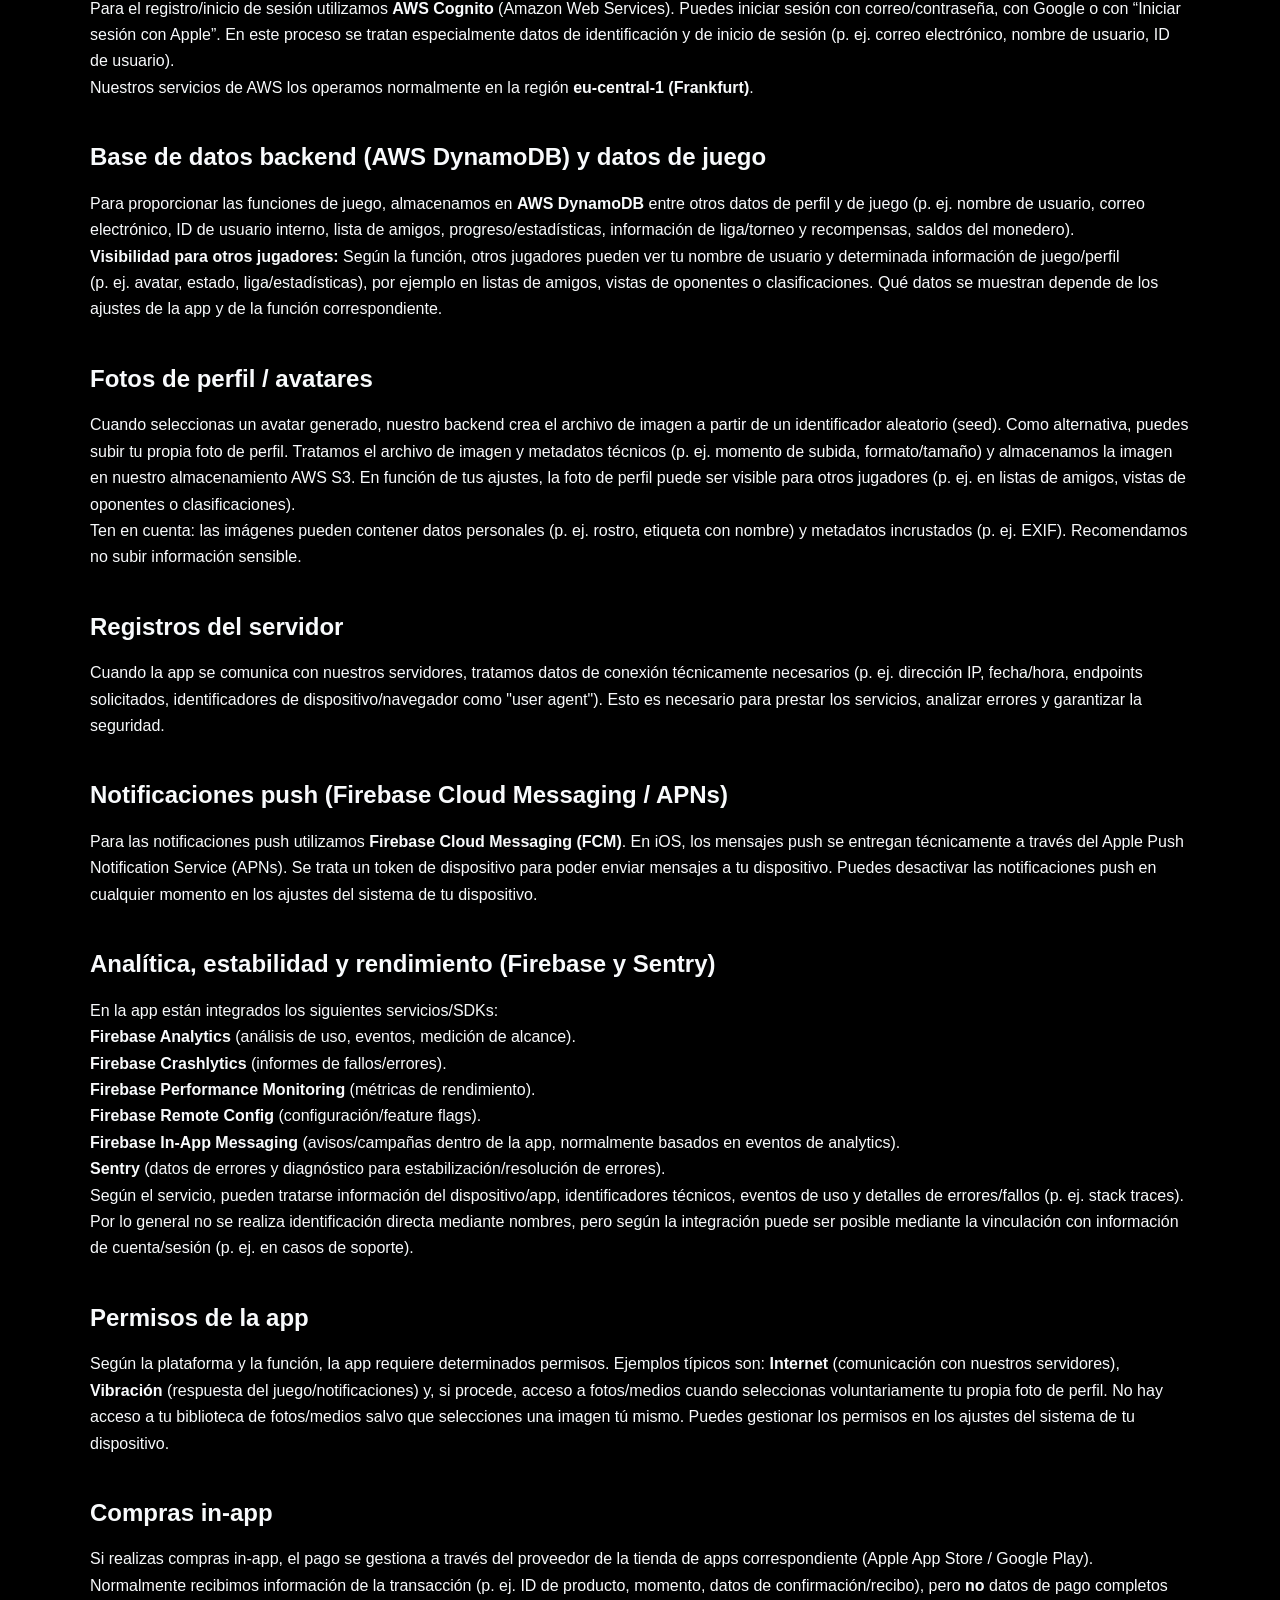
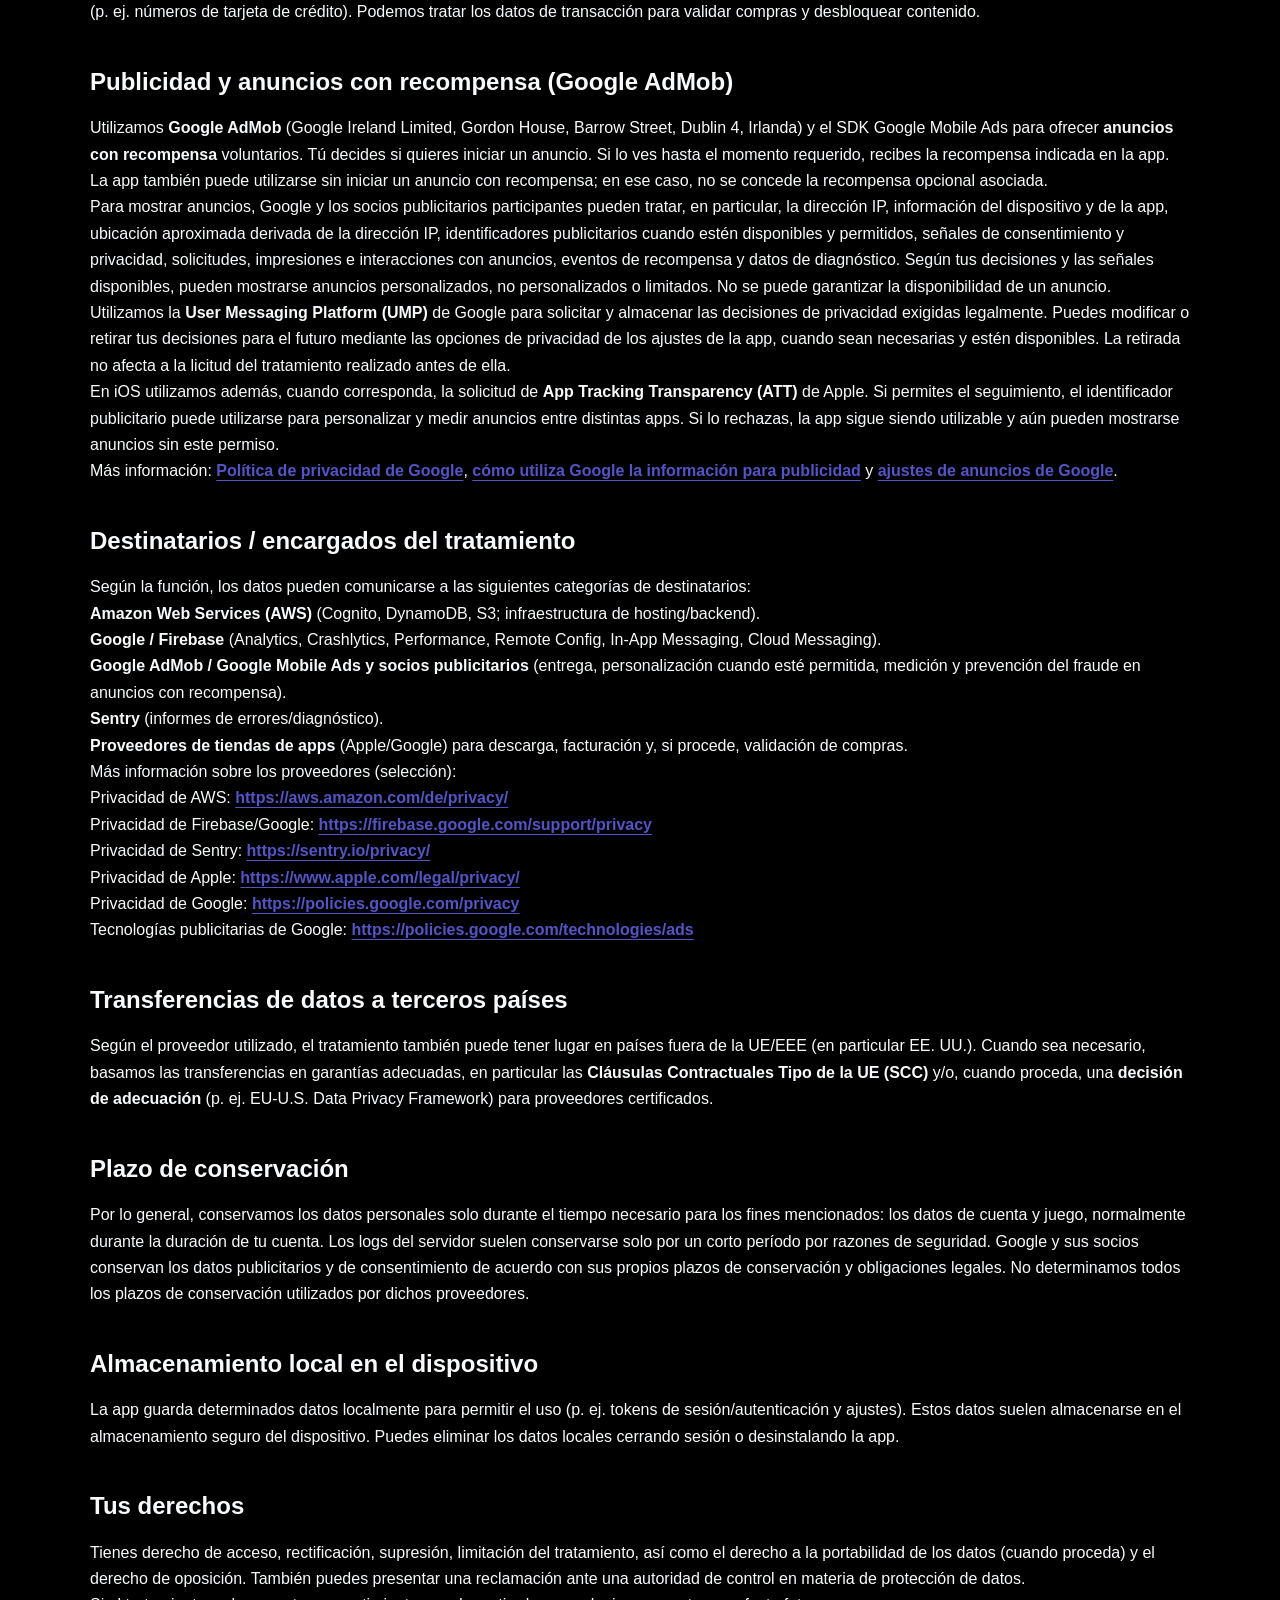
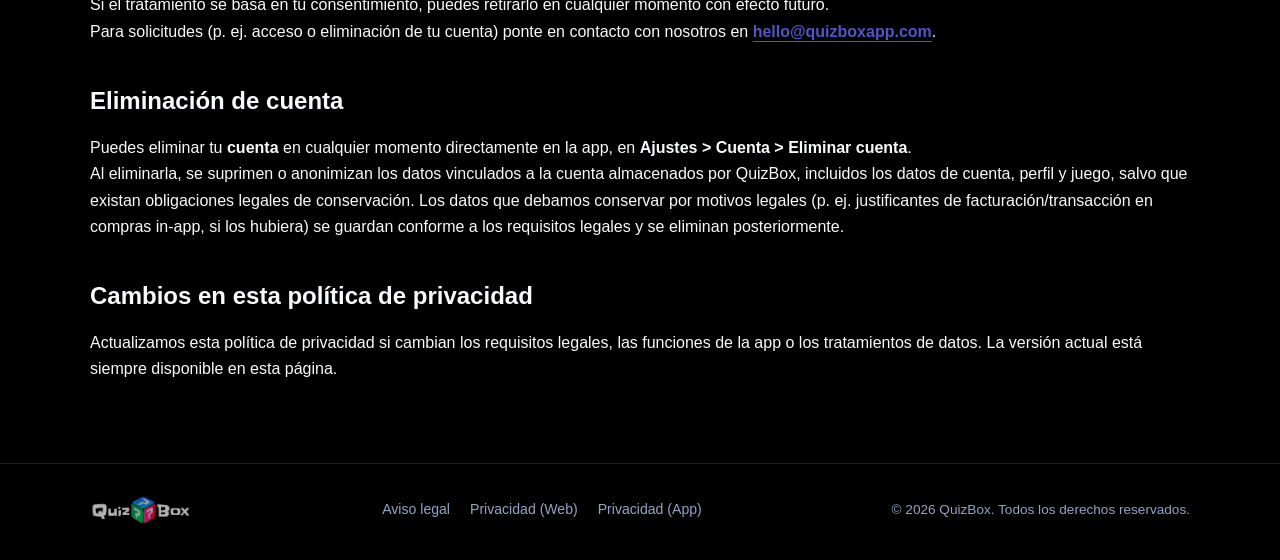
<file: es/privacy-app.html>
<!doctype html>
<html lang="es">
  <head>
    <meta charset="utf-8" />
    <meta name="viewport" content="width=device-width, initial-scale=1" />
    <title>Política de privacidad (App) – QuizBox</title>
    <meta name="description" content="Política de privacidad de la app QuizBox." />
    <link rel="icon" type="image/png" href="../assets/favicon.png" />
    <link rel="icon" href="../assets/favicon.ico" sizes="any" />
    <link rel="stylesheet" href="../style.css" />
  </head>
  <body>
    <header class="site-header" id="top">
      <div class="container header-inner">
        <a class="brand" href="index.html" aria-label="QuizBox - inicio">
          <img
            src="../assets/QuizBoxLogo_lang.png"
            alt="QuizBox"
            class="brand-logo"
          />
        </a>
        <nav class="lang-switch" aria-label="Selector de idioma">
          <details class="lang-dropdown">
            <summary class="lang-current">
              <span>ES</span>
            </summary>
            <div class="lang-menu">
              <a class="lang-link" href="../privacy-app.html?lang=en">EN</a>
              <a class="lang-link" href="../de/privacy-app.html?lang=de">DE</a>
              <a class="lang-link is-active" href="privacy-app.html?lang=es">ES</a>
            </div>
          </details>
        </nav>
      </div>
    </header>

    <main class="legal">
      <div class="container">
        <h1>Política de privacidad (App)</h1>
        <p>
          Esta política de privacidad se aplica exclusivamente a la <strong>app móvil</strong> de QuizBox. La política de privacidad del <strong>sitio web</strong> se encuentra <a class="legal-link" href="privacy.html">aquí</a>.
        </p>

        <h2>Responsable</h2>
        <div class="card">
          <p><strong>Operador:</strong> SHK Media</p>
          <p><strong>Propietario:</strong> Stefan Kempter</p>
          <p><strong>Dirección:</strong> Von-Roggenstein-Str. 23, 89358 Kammeltal, Alemania</p>
          <p><strong>Contacto:</strong> hello@quizboxapp.com</p>
        </div>

        <h2>Ámbito de aplicación</h2>
        <p>
          Esta política de privacidad explica cómo tratamos datos personales cuando utilizas la app QuizBox.
          Se aplica a la app y a los servicios backend que ofrecemos (p.&nbsp;ej.&nbsp;gestión de juego y de usuarios).
        </p>

        <h2>Resumen: ¿Qué datos pueden tratarse?</h2>
        <p>Según el uso, tratamos en particular las siguientes categorías de datos:</p>
        <ul>
          <li><strong>Datos de cuenta/inicio de sesión:</strong> dirección de correo electrónico, nombre de usuario, ID de usuario interno, momentos de inicio de sesión.</li>
          <li><strong>Datos de juego y perfil:</strong> progreso, puntos, estadísticas, progreso en liga/torneo, lista de amigos, moneda in-app (p.&nbsp;ej.&nbsp;monedas/diamantes), ajustes y, si se sube voluntariamente, una foto de perfil/avatar.</li>
          <li><strong>Datos de uso/dispositivo:</strong> identificadores técnicos (p.&nbsp;ej.&nbsp;ID de instancia de la app), información del dispositivo y de la app (p.&nbsp;ej.&nbsp;sistema operativo, versión de la app), eventos/interacciones en la app.</li>
          <li><strong>Datos de diagnóstico y errores:</strong> informes de fallos/errores y datos de rendimiento (p.&nbsp;ej.&nbsp;tiempos de carga), si está activado.</li>
          <li><strong>Datos de notificaciones push:</strong> tokens de dispositivo (p.&nbsp;ej.&nbsp;FCM/APNs), momento y estado de las notificaciones.</li>
          <li><strong>Datos de compra/facturación:</strong> en compras in-app, datos de transacción/recibo (sin datos de pago completos como números de tarjeta de crédito).</li>
          <li><strong>Datos de publicidad/marketing:</strong> dirección IP, información del dispositivo y de la app, identificadores publicitarios cuando estén permitidos (p.&nbsp;ej.&nbsp;Android Advertising ID o IDFA de Apple), señales de consentimiento, impresiones e interacciones con anuncios y datos de diagnóstico (ver sección "Publicidad y anuncios con recompensa").</li>
        </ul>

        <h2>Finalidades y bases legales (RGPD)</h2>
        <p>Tratamos datos personales para los siguientes fines:</p>
        <ul>
          <li><strong>Prestación de las funciones de la app</strong> (cuenta, inicio de sesión, juego, matchmaking, ligas/torneos, estadísticas, recompensas, lista de amigos) – art.&nbsp;6.1.b RGPD (contrato/precontrato).</li>
          <li><strong>Seguridad, prevención de abuso y fraude</strong> (p.&nbsp;ej.&nbsp;registros técnicos, logs de servidor) – art.&nbsp;6.1.f RGPD (interés legítimo en un funcionamiento seguro).</li>
          <li><strong>Análisis de errores y estabilidad</strong> (informes de fallos, datos de diagnóstico) – art.&nbsp;6.1.f RGPD; cuando sea necesario también art.&nbsp;6.1.a RGPD (consentimiento).</li>
          <li><strong>Análisis de uso/mejora del producto</strong> (analytics/eventos) – por lo general art.&nbsp;6.1.a RGPD (consentimiento), cuando sea legalmente requerido.</li>
          <li><strong>Notificaciones push</strong> (p.&nbsp;ej.&nbsp;actualizaciones del juego) – por lo general art.&nbsp;6.1.a RGPD (consentimiento a través del permiso del sistema operativo); las notificaciones técnicamente necesarias también pueden basarse en art.&nbsp;6.1.b/f RGPD.</li>
          <li><strong>Gestión de compras in-app</strong> (desbloqueos, validación de compras) – art.&nbsp;6.1.b RGPD y art.&nbsp;6.1.c RGPD (obligaciones legales, p.&nbsp;ej.&nbsp;de conservación, cuando proceda).</li>
          <li><strong>Publicidad, personalización y medición de anuncios</strong> – art.&nbsp;6.1.a RGPD (consentimiento), cuando este sea necesario. El acceso o almacenamiento de información en el dispositivo también se basa en el consentimiento cuando lo exige la ley. Puedes retirar tu consentimiento en cualquier momento con efecto futuro.</li>
        </ul>

        <h2>Cuenta e inicio de sesión (AWS Cognito)</h2>
        <p>
          Para el registro/inicio de sesión utilizamos <strong>AWS Cognito</strong> (Amazon Web Services). Puedes iniciar sesión con correo/contraseña,
          con Google o con “Iniciar sesión con Apple”.
          En este proceso se tratan especialmente datos de identificación y de inicio de sesión (p.&nbsp;ej.&nbsp;correo electrónico, nombre de usuario, ID de usuario).
        </p>
        <p>
          Nuestros servicios de AWS los operamos normalmente en la región <strong>eu-central-1 (Frankfurt)</strong>.
        </p>

        <h2>Base de datos backend (AWS DynamoDB) y datos de juego</h2>
        <p>
          Para proporcionar las funciones de juego, almacenamos en <strong>AWS DynamoDB</strong> entre otros datos de perfil y de juego (p.&nbsp;ej.&nbsp;nombre de usuario,
          correo electrónico, ID de usuario interno, lista de amigos, progreso/estadísticas, información de liga/torneo y recompensas, saldos del monedero).
        </p>
        <p>
          <strong>Visibilidad para otros jugadores:</strong> Según la función, otros jugadores pueden ver tu nombre de usuario y determinada información de juego/perfil
          (p.&nbsp;ej.&nbsp;avatar, estado, liga/estadísticas), por ejemplo en listas de amigos, vistas de oponentes o clasificaciones. Qué datos se muestran
          depende de los ajustes de la app y de la función correspondiente.
        </p>

        <h2>Fotos de perfil / avatares</h2>
        <p>
          Cuando seleccionas un avatar generado, nuestro backend crea el archivo de imagen a partir de un identificador aleatorio (seed). Como alternativa, puedes
          subir tu propia foto de perfil. Tratamos el archivo de imagen y metadatos técnicos (p.&nbsp;ej.&nbsp;momento de subida, formato/tamaño) y almacenamos la imagen
          en nuestro almacenamiento AWS S3. En función de tus ajustes, la foto de perfil puede ser visible para otros jugadores (p.&nbsp;ej.&nbsp;en listas de amigos,
          vistas de oponentes o clasificaciones).
        </p>
        <p>
          Ten en cuenta: las imágenes pueden contener datos personales (p.&nbsp;ej.&nbsp;rostro, etiqueta con nombre) y metadatos incrustados (p.&nbsp;ej.&nbsp;EXIF).
          Recomendamos no subir información sensible.
        </p>

        <h2>Registros del servidor</h2>
        <p>
          Cuando la app se comunica con nuestros servidores, tratamos datos de conexión técnicamente necesarios (p.&nbsp;ej.&nbsp;dirección IP, fecha/hora,
          endpoints solicitados, identificadores de dispositivo/navegador como "user agent"). Esto es necesario para prestar los servicios, analizar errores
          y garantizar la seguridad.
        </p>

        <h2>Notificaciones push (Firebase Cloud Messaging / APNs)</h2>
        <p>
          Para las notificaciones push utilizamos <strong>Firebase Cloud Messaging (FCM)</strong>. En iOS, los mensajes push se entregan técnicamente a través
          del Apple Push Notification Service (APNs). Se trata un token de dispositivo para poder enviar mensajes a tu dispositivo.
          Puedes desactivar las notificaciones push en cualquier momento en los ajustes del sistema de tu dispositivo.
        </p>

        <h2>Analítica, estabilidad y rendimiento (Firebase y Sentry)</h2>
        <p>En la app están integrados los siguientes servicios/SDKs:</p>
        <ul>
          <li><strong>Firebase Analytics</strong> (análisis de uso, eventos, medición de alcance).</li>
          <li><strong>Firebase Crashlytics</strong> (informes de fallos/errores).</li>
          <li><strong>Firebase Performance Monitoring</strong> (métricas de rendimiento).</li>
          <li><strong>Firebase Remote Config</strong> (configuración/feature flags).</li>
          <li><strong>Firebase In-App Messaging</strong> (avisos/campañas dentro de la app, normalmente basados en eventos de analytics).</li>
          <li><strong>Sentry</strong> (datos de errores y diagnóstico para estabilización/resolución de errores).</li>
        </ul>
        <p>
          Según el servicio, pueden tratarse información del dispositivo/app, identificadores técnicos, eventos de uso y detalles de errores/fallos
          (p.&nbsp;ej.&nbsp;stack traces). Por lo general no se realiza identificación directa mediante nombres, pero según la integración
          puede ser posible mediante la vinculación con información de cuenta/sesión (p.&nbsp;ej.&nbsp;en casos de soporte).
        </p>

        <h2>Permisos de la app</h2>
        <p>
          Según la plataforma y la función, la app requiere determinados permisos. Ejemplos típicos son:
          <strong>Internet</strong> (comunicación con nuestros servidores), <strong>Vibración</strong> (respuesta del juego/notificaciones) y, si procede,
          acceso a fotos/medios cuando seleccionas voluntariamente tu propia foto de perfil. No hay acceso a tu biblioteca de fotos/medios
          salvo que selecciones una imagen tú mismo. Puedes gestionar los permisos en los
          ajustes del sistema de tu dispositivo.
        </p>

        <h2>Compras in-app</h2>
        <p>
          Si realizas compras in-app, el pago se gestiona a través del proveedor de la tienda de apps correspondiente (Apple App Store / Google Play).
          Normalmente recibimos información de la transacción (p.&nbsp;ej.&nbsp;ID de producto, momento, datos de confirmación/recibo), pero <strong>no</strong>
          datos de pago completos (p.&nbsp;ej.&nbsp;números de tarjeta de crédito). Podemos tratar los datos de transacción para validar compras y desbloquear contenido.
        </p>

        <h2>Publicidad y anuncios con recompensa (Google AdMob)</h2>
        <p>
          Utilizamos <strong>Google AdMob</strong> (Google Ireland Limited, Gordon House, Barrow Street, Dublin 4, Irlanda) y el SDK Google Mobile Ads para ofrecer
          <strong>anuncios con recompensa</strong> voluntarios. Tú decides si quieres iniciar un anuncio. Si lo ves hasta el momento requerido,
          recibes la recompensa indicada en la app. La app también puede utilizarse sin iniciar un anuncio con recompensa; en ese caso,
          no se concede la recompensa opcional asociada.
        </p>
        <p>
          Para mostrar anuncios, Google y los socios publicitarios participantes pueden tratar, en particular, la dirección IP, información del dispositivo
          y de la app, ubicación aproximada derivada de la dirección IP, identificadores publicitarios cuando estén disponibles y permitidos,
          señales de consentimiento y privacidad, solicitudes, impresiones e interacciones con anuncios, eventos de recompensa y datos de diagnóstico.
          Según tus decisiones y las señales disponibles, pueden mostrarse anuncios personalizados, no personalizados o limitados.
          No se puede garantizar la disponibilidad de un anuncio.
        </p>
        <p>
          Utilizamos la <strong>User Messaging Platform (UMP)</strong> de Google para solicitar y almacenar las decisiones de privacidad exigidas legalmente.
          Puedes modificar o retirar tus decisiones para el futuro mediante las opciones de privacidad de los ajustes de la app, cuando sean necesarias
          y estén disponibles. La retirada no afecta a la licitud del tratamiento realizado antes de ella.
        </p>
        <p>
          En iOS utilizamos además, cuando corresponda, la solicitud de <strong>App Tracking Transparency (ATT)</strong> de Apple.
          Si permites el seguimiento, el identificador publicitario puede utilizarse para personalizar y medir anuncios entre distintas apps.
          Si lo rechazas, la app sigue siendo utilizable y aún pueden mostrarse anuncios sin este permiso.
        </p>
        <p>
          Más información:
          <a class="legal-link" href="https://policies.google.com/privacy">Política de privacidad de Google</a>,
          <a class="legal-link" href="https://policies.google.com/technologies/ads">cómo utiliza Google la información para publicidad</a> y
          <a class="legal-link" href="https://adssettings.google.com/">ajustes de anuncios de Google</a>.
        </p>

        <h2>Destinatarios / encargados del tratamiento</h2>
        <p>Según la función, los datos pueden comunicarse a las siguientes categorías de destinatarios:</p>
        <ul>
          <li><strong>Amazon Web Services (AWS)</strong> (Cognito, DynamoDB, S3; infraestructura de hosting/backend).</li>
          <li><strong>Google / Firebase</strong> (Analytics, Crashlytics, Performance, Remote Config, In-App Messaging, Cloud Messaging).</li>
          <li><strong>Google AdMob / Google Mobile Ads y socios publicitarios</strong> (entrega, personalización cuando esté permitida, medición y prevención del fraude en anuncios con recompensa).</li>
          <li><strong>Sentry</strong> (informes de errores/diagnóstico).</li>
          <li><strong>Proveedores de tiendas de apps</strong> (Apple/Google) para descarga, facturación y, si procede, validación de compras.</li>
        </ul>
        <p>Más información sobre los proveedores (selección):</p>
        <ul>
          <li>
            Privacidad de AWS: <a class="legal-link" href="https://aws.amazon.com/de/privacy/">https://aws.amazon.com/de/privacy/</a>
          </li>
          <li>
            Privacidad de Firebase/Google: <a class="legal-link" href="https://firebase.google.com/support/privacy">https://firebase.google.com/support/privacy</a>
          </li>
          <li>
            Privacidad de Sentry: <a class="legal-link" href="https://sentry.io/privacy/">https://sentry.io/privacy/</a>
          </li>
          <li>
            Privacidad de Apple: <a class="legal-link" href="https://www.apple.com/legal/privacy/">https://www.apple.com/legal/privacy/</a>
          </li>
          <li>
            Privacidad de Google: <a class="legal-link" href="https://policies.google.com/privacy">https://policies.google.com/privacy</a>
          </li>
          <li>
            Tecnologías publicitarias de Google: <a class="legal-link" href="https://policies.google.com/technologies/ads">https://policies.google.com/technologies/ads</a>
          </li>
        </ul>

        <h2>Transferencias de datos a terceros países</h2>
        <p>
          Según el proveedor utilizado, el tratamiento también puede tener lugar en países fuera de la UE/EEE (en particular EE. UU.).
          Cuando sea necesario, basamos las transferencias en garantías adecuadas, en particular las <strong>Cláusulas Contractuales Tipo de la UE (SCC)</strong> y/o,
          cuando proceda, una <strong>decisión de adecuación</strong> (p.&nbsp;ej.&nbsp;EU-U.S. Data Privacy Framework) para proveedores certificados.
        </p>

        <h2>Plazo de conservación</h2>
        <p>
          Por lo general, conservamos los datos personales solo durante el tiempo necesario para los fines mencionados:
          los datos de cuenta y juego, normalmente durante la duración de tu cuenta.
          Los logs del servidor suelen conservarse solo por un corto período por razones de seguridad.
          Google y sus socios conservan los datos publicitarios y de consentimiento de acuerdo con sus propios plazos de conservación y obligaciones legales.
          No determinamos todos los plazos de conservación utilizados por dichos proveedores.
        </p>

        <h2>Almacenamiento local en el dispositivo</h2>
        <p>
          La app guarda determinados datos localmente para permitir el uso (p.&nbsp;ej.&nbsp;tokens de sesión/autenticación y ajustes).
          Estos datos suelen almacenarse en el almacenamiento seguro del dispositivo. Puedes eliminar los datos locales cerrando sesión o desinstalando la app.
        </p>

        <h2>Tus derechos</h2>
        <p>
          Tienes derecho de acceso, rectificación, supresión, limitación del tratamiento, así como el derecho a la portabilidad de los datos (cuando proceda)
          y el derecho de oposición. También puedes presentar una reclamación ante una autoridad de control en materia de protección de datos.
        </p>
        <p>
          Si el tratamiento se basa en tu consentimiento, puedes retirarlo en cualquier momento con efecto futuro.
        </p>
        <p>
          Para solicitudes (p.&nbsp;ej.&nbsp;acceso o eliminación de tu cuenta) ponte en contacto con nosotros en <a class="legal-link" href="mailto:hello@quizboxapp.com">hello@quizboxapp.com</a>.
        </p>

        <h2>Eliminación de cuenta</h2>
        <p>
          Puedes eliminar tu <strong>cuenta</strong> en cualquier momento directamente en la app, en
          <strong>Ajustes > Cuenta > Eliminar cuenta</strong>.
        </p>
        <p>
          Al eliminarla, se suprimen o anonimizan los datos vinculados a la cuenta almacenados por QuizBox, incluidos los datos de cuenta,
          perfil y juego, salvo que existan obligaciones legales de conservación.
          Los datos que debamos conservar por motivos legales (p.&nbsp;ej.&nbsp;justificantes de facturación/transacción en compras in-app, si los hubiera)
          se guardan conforme a los requisitos legales y se eliminan posteriormente.
        </p>

        <h2>Cambios en esta política de privacidad</h2>
        <p>
          Actualizamos esta política de privacidad si cambian los requisitos legales, las funciones de la app o los tratamientos de datos.
          La versión actual está siempre disponible en esta página.
        </p>
      </div>
    </main>

    <footer class="site-footer">
      <div class="container footer-inner">
        <a class="brand" href="#top" aria-label="QuizBox - arriba">
          <img
            src="../assets/QuizBoxLogo_lang.png"
            alt="QuizBox"
            class="brand-logo brand-logo-footer"
          />
        </a>
        <nav class="footer-nav" aria-label="Navegación del pie">
          <a href="impressum.html">Aviso legal</a>
          <a href="privacy.html">Privacidad (Web)</a>
          <a href="privacy-app.html">Privacidad (App)</a>
        </nav>
        <p class="footer-note">© 2026 QuizBox. Todos los derechos reservados.</p>
      </div>
    </footer>
  </body>
</html>
</file>
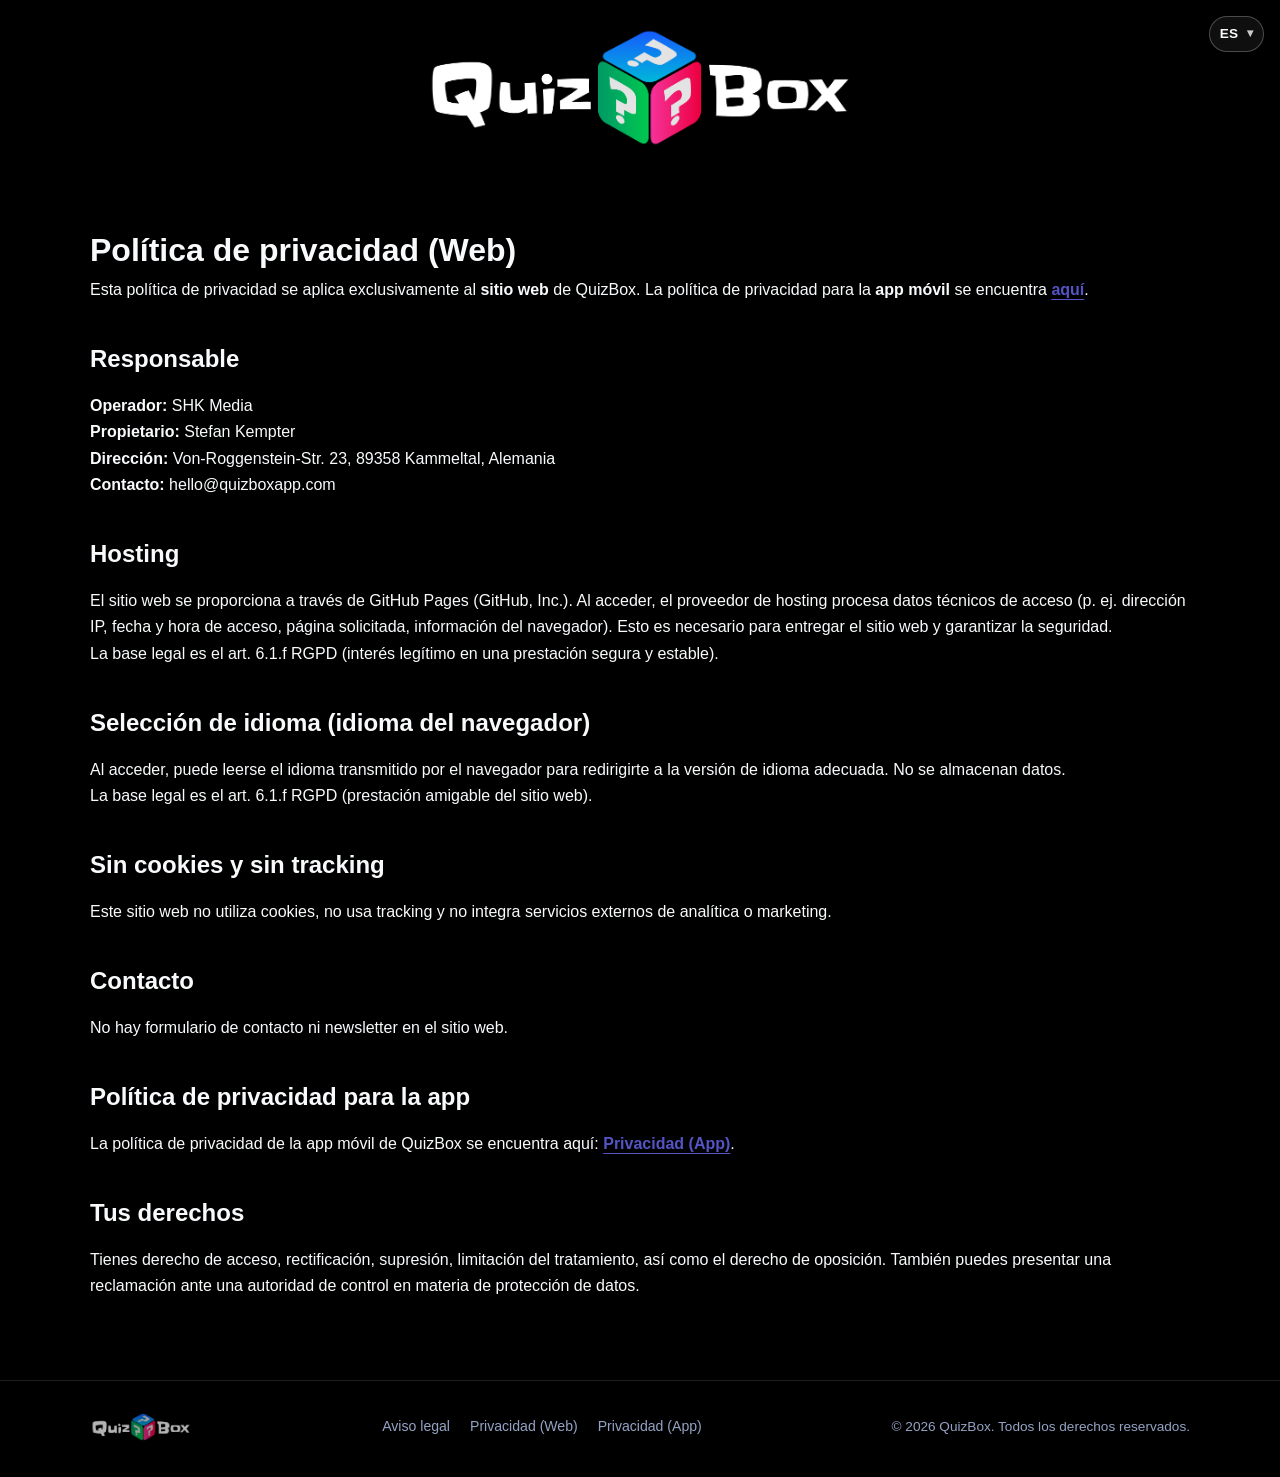
<file: es/privacy.html>
<!doctype html>
<html lang="es">
  <head>
    <meta charset="utf-8" />
    <meta name="viewport" content="width=device-width, initial-scale=1" />
    <title>Política de privacidad (Web) – QuizBox</title>
    <meta name="description" content="Política de privacidad del sitio web de QuizBox." />
    <link rel="icon" type="image/png" href="../assets/favicon.png" />
    <link rel="icon" href="../assets/favicon.ico" sizes="any" />
    <link rel="stylesheet" href="../style.css" />
  </head>
  <body>
    <header class="site-header" id="top">
      <div class="container header-inner">
        <a class="brand" href="index.html" aria-label="QuizBox - inicio">
          <img
            src="../assets/QuizBoxLogo_lang.png"
            alt="QuizBox"
            class="brand-logo"
          />
        </a>
        <nav class="lang-switch" aria-label="Selector de idioma">
          <details class="lang-dropdown">
            <summary class="lang-current">
              <span>ES</span>
            </summary>
            <div class="lang-menu">
              <a class="lang-link" href="../privacy.html?lang=en">EN</a>
              <a class="lang-link" href="../de/privacy.html?lang=de">DE</a>
              <a class="lang-link is-active" href="privacy.html?lang=es">ES</a>
            </div>
          </details>
        </nav>
      </div>
    </header>

    <main class="legal">
      <div class="container">
        <h1>Política de privacidad (Web)</h1>
        <p>
          Esta política de privacidad se aplica exclusivamente al <strong>sitio web</strong> de QuizBox. La política de privacidad para la <strong>app móvil</strong> se encuentra <a class="legal-link" href="privacy-app.html">aquí</a>.
        </p>

        <h2>Responsable</h2>
        <div class="card">
          <p><strong>Operador:</strong> SHK Media</p>
          <p><strong>Propietario:</strong> Stefan Kempter</p>
          <p><strong>Dirección:</strong> Von-Roggenstein-Str. 23, 89358 Kammeltal, Alemania</p>
          <p><strong>Contacto:</strong> hello@quizboxapp.com</p>
        </div>

        <h2>Hosting</h2>
        <p>
          El sitio web se proporciona a través de GitHub Pages (GitHub, Inc.). Al acceder, el proveedor de hosting procesa datos técnicos de acceso
          (p. ej. dirección IP, fecha y hora de acceso, página solicitada, información del navegador). Esto es necesario para entregar el sitio web y
          garantizar la seguridad.
        </p>
        <p>
          La base legal es el art. 6.1.f RGPD (interés legítimo en una prestación segura y estable).
        </p>

        <h2>Selección de idioma (idioma del navegador)</h2>
        <p>
          Al acceder, puede leerse el idioma transmitido por el navegador para redirigirte a la versión de idioma adecuada.
          No se almacenan datos.
        </p>
        <p>
          La base legal es el art. 6.1.f RGPD (prestación amigable del sitio web).
        </p>

        <h2>Sin cookies y sin tracking</h2>
        <p>
          Este sitio web no utiliza cookies, no usa tracking y no integra servicios externos de analítica o marketing.
        </p>

        <h2>Contacto</h2>
        <p>No hay formulario de contacto ni newsletter en el sitio web.</p>

        <h2>Política de privacidad para la app</h2>
        <p>La política de privacidad de la app móvil de QuizBox se encuentra aquí: <a class="legal-link" href="privacy-app.html">Privacidad (App)</a>.</p>

        <h2>Tus derechos</h2>
        <p>
          Tienes derecho de acceso, rectificación, supresión, limitación del tratamiento, así como el derecho de oposición.
          También puedes presentar una reclamación ante una autoridad de control en materia de protección de datos.
        </p>
      </div>
    </main>

    <footer class="site-footer">
      <div class="container footer-inner">
        <a class="brand" href="#top" aria-label="QuizBox - arriba">
          <img
            src="../assets/QuizBoxLogo_lang.png"
            alt="QuizBox"
            class="brand-logo brand-logo-footer"
          />
        </a>
        <nav class="footer-nav" aria-label="Navegación del pie">
          <a href="impressum.html">Aviso legal</a>
          <a href="privacy.html">Privacidad (Web)</a>
          <a href="privacy-app.html">Privacidad (App)</a>
        </nav>
        <p class="footer-note">© 2026 QuizBox. Todos los derechos reservados.</p>
      </div>
    </footer>
  </body>
</html>
</file>
<file: fonts.css>
@font-face {
  font-family: 'Space Grotesk';
  font-style: normal;
  font-weight: 400;
  font-display: swap;
  src: url(assets/fonts/space-grotesk-1.ttf) format('truetype');
}
@font-face {
  font-family: 'Space Grotesk';
  font-style: normal;
  font-weight: 500;
  font-display: swap;
  src: url(assets/fonts/space-grotesk-2.ttf) format('truetype');
}
@font-face {
  font-family: 'Space Grotesk';
  font-style: normal;
  font-weight: 600;
  font-display: swap;
  src: url(assets/fonts/space-grotesk-3.ttf) format('truetype');
}
@font-face {
  font-family: 'Space Grotesk';
  font-style: normal;
  font-weight: 700;
  font-display: swap;
  src: url(assets/fonts/space-grotesk-4.ttf) format('truetype');
}
</file>
<file: style.css>
/* ============================================================
   QuizBox – Stylesheet
   ============================================================ */

/* ─── Tokens ────────────────────────────────────────────── */
:root {
  --bg: #0b0f1a;
  --surface: #151a2a;
  --surface-2: #0f1424;
  --surface-3: #1a2236;
  --text: #f8fafc;
  --muted: #94a3c4;
  --accent: #5eead4;
  --accent-2: #f59e0b;
  --border: rgba(148, 163, 184, 0.18);
  --radius: 18px;
  --radius-sm: 10px;
  --shadow: 0 4px 32px rgba(0, 0, 0, 0.45);
}

/* ─── Reset ─────────────────────────────────────────────── */
*,
*::before,
*::after {
  box-sizing: border-box;
  margin: 0;
  padding: 0;
}

/* ─── Base ───────────────────────────────────────────────── */
html {
  scroll-behavior: smooth;
}

body {
  font-family: "Space Grotesk", "Segoe UI", sans-serif;
  background: #000;
  color: var(--text);
  line-height: 1.65;
  -webkit-font-smoothing: antialiased;
}

img {
  max-width: 100%;
  display: block;
}

ul,
ol {
  list-style: none;
}

a {
  color: inherit;
  text-decoration: none;
}

/* ─── Layout ─────────────────────────────────────────────── */
.container {
  width: min(1100px, 92%);
  margin-inline: auto;
}

/* ─── Header ─────────────────────────────────────────────── */
.site-header {
  position: relative;
  background: transparent;
  border-bottom: none;
}

.header-inner {
  display: flex;
  flex-direction: column;
  align-items: center;
  justify-content: center;
  gap: 18px;
  padding-block: 28px 12px;
  text-align: center;
}

.brand {
  display: inline-flex;
  align-items: center;
  flex-shrink: 0;
}

.brand-logo {
  height: 120px;
  width: auto;
}

.hero-tagline {
  color: var(--accent);
  font-size: clamp(2.2rem, 4.5vw, 3.6rem);
  font-weight: 600;
  line-height: 1.15;
  letter-spacing: -0.02em;
  margin-top: 16px;
  margin-bottom: 12px;
  text-align: center;
}

.hero-tagline-coming {
  font-size: 1.55rem;
  letter-spacing: 0.4px;
}

.nav {
  display: flex;
  align-items: center;
  gap: 6px;
  flex-wrap: wrap;
  justify-content: center;
}

.nav a {
  color: var(--muted);
  font-weight: 500;
  font-size: 0.95rem;
  padding: 6px 12px;
  border-radius: 999px;
  transition:
    color 0.2s,
    background 0.2s;
}

.nav a:hover {
  color: var(--text);
  background: rgba(255, 255, 255, 0.06);
}

.nav-cta {
  background: var(--accent) !important;
  color: #091018 !important;
  font-weight: 700 !important;
  padding: 7px 18px !important;
}

.nav-cta:hover {
  background: #7ff3e0 !important;
}

/* ─── Eyebrow / Tag ──────────────────────────────────────── */
.eyebrow {
  display: inline-block;
  font-size: 0.7rem;
  font-weight: 700;
  text-transform: uppercase;
  letter-spacing: 2px;
  color: var(--accent);
  margin-bottom: 14px;
}

.tag {
  display: inline-block;
  font-size: 1.35rem;
  font-weight: 600;
  text-transform: none;
  letter-spacing: 0.4px;
  color: var(--accent);
  background: transparent;
  border: none;
  padding: 0;
  border-radius: 0;
  margin-bottom: 14px;
}

/* ─── Buttons ────────────────────────────────────────────── */
.btn {
  display: inline-flex;
  align-items: center;
  justify-content: center;
  gap: 8px;
  padding: 13px 26px;
  border-radius: 999px;
  font-weight: 700;
  font-size: 0.95rem;
  transition:
    transform 0.15s,
    box-shadow 0.15s,
    background 0.15s;
  cursor: pointer;
  white-space: nowrap;
}

.btn:hover {
  transform: translateY(-2px);
}

.btn-primary {
  background: var(--accent);
  color: #091018;
  box-shadow: 0 0 28px rgba(94, 234, 212, 0.3);
}

.btn-primary:hover {
  background: #7ff3e0;
  box-shadow: 0 0 40px rgba(94, 234, 212, 0.45);
}

.btn-ghost {
  background: transparent;
  color: var(--text);
  border: 1px solid rgba(248, 250, 252, 0.3);
}

.btn-ghost:hover {
  border-color: rgba(248, 250, 252, 0.6);
  background: rgba(255, 255, 255, 0.05);
}

/* ─── Store Buttons ──────────────────────────────────────── */
.store-row {
  display: flex;
  gap: 12px;
  flex-wrap: wrap;
  justify-content: center;
  margin-top: 50px;
  margin-bottom: 30px;
}

.store-badge {
  display: inline-flex;
  align-items: center;
  justify-content: center;
  transition: transform 0.15s ease;
}

.store-badge:hover {
  transform: translateY(-2px);
}

.store-badge img {
  height: 54px;
  width: auto;
  display: block;
}

.hero .store-badge img {
  height: 72px;
}

.store-btn {
  display: inline-flex;
  align-items: center;
  gap: 10px;
  padding: 10px 18px;
  border-radius: 14px;
  border: 1px solid rgba(148, 163, 184, 0.35);
  font-weight: 600;
  font-size: 0.9rem;
  line-height: 1.3;
  transition:
    border-color 0.2s,
    background 0.2s,
    transform 0.15s;
}

.store-btn:hover {
  border-color: rgba(148, 163, 184, 0.65);
  background: rgba(255, 255, 255, 0.05);
  transform: translateY(-2px);
}

.store-btn small {
  display: block;
  font-size: 0.65rem;
  font-weight: 400;
  opacity: 0.7;
  text-transform: uppercase;
  letter-spacing: 0.5px;
}

.store-icon {
  font-size: 1.4rem;
  line-height: 1;
  font-style: normal;
}

.store-icon-gp {
  font-size: 1rem;
  color: var(--accent);
}

.store-btn-solid {
  background: var(--accent-2);
  color: #0f0a00;
  border: none;
  box-shadow: 0 0 24px rgba(245, 158, 11, 0.28);
}

.store-btn-solid:hover {
  background: #fbbf24;
  transform: translateY(-2px);
  box-shadow: 0 0 36px rgba(245, 158, 11, 0.4);
}

.store-row-large .store-btn,
.store-row-large .store-btn-solid {
  padding: 13px 22px;
  font-size: 1rem;
}

/* ─── Hero ───────────────────────────────────────────────── */
.hero {
  padding-block: 80px 60px;
}

.hero-grid {
  display: grid;
  grid-template-columns: 1fr;
  gap: 36px;
  align-items: center;
}

.hero-copy h1 {
  font-size: clamp(2.2rem, 4.5vw, 3.6rem);
  line-height: 1.15;
  margin-bottom: 18px;
  letter-spacing: -0.02em;
  text-align: center;
}

.hero-sub {
  color: var(--muted);
  font-size: 1.1rem;
  max-width: 520px;
  margin-bottom: 28px;
  margin-inline: auto;
  text-align: center;
}

.hero-actions {
  display: flex;
  gap: 14px;
  flex-wrap: wrap;
  margin-bottom: 24px;
  justify-content: center;
}

.hero-media {
  background: transparent;
  border-radius: 0;
  padding: 0;
  border: none;
  box-shadow: none;
  max-width: 980px;
  margin-inline: auto;
  order: -1;
}

.hero-media img {
  width: 100%;
  height: auto;
}

/* ─── Sections ───────────────────────────────────────────── */
.section {
  padding-block: 72px;
}

.section-alt {
  background: var(--surface-2);
}

.section-header {
  text-align: center;
  max-width: 620px;
  margin-inline: auto;
  margin-bottom: 48px;
}

.section-header h2 {
  font-size: clamp(1.6rem, 3vw, 2.4rem);
  letter-spacing: -0.02em;
  margin-bottom: 12px;
}

.section-header p {
  color: var(--muted);
  font-size: 1.25rem;
}

.section-header-left {
  text-align: left;
  margin-inline: 0;
}

/* ─── Legal Pages ───────────────────────────────────────── */
.legal {
  padding-block: 64px 80px;
}

.legal h1 {
  margin-bottom: 0px;
}

.legal h2 {
  margin-top: 36px;
  margin-bottom: 14px;
}

.legal p {
  margin-bottom: 0px;
}

.legal a.legal-link {
  color: rgb(84, 84, 197);
  font-weight: 700;
  text-decoration: underline;
  text-underline-offset: 4px;
}

/* ─── Benefits Grid ──────────────────────────────────────── */
.benefits-grid {
  display: grid;
  grid-template-columns: repeat(2, minmax(0, 1fr));
  gap: 20px;
}

.benefit-card {
  background: var(--surface);
  border: 1px solid var(--border);
  border-radius: var(--radius);
  padding: 26px 22px;
  position: relative;
  overflow: hidden;
  transition:
    border-color 0.2s,
    transform 0.2s,
    box-shadow 0.2s;
}

.benefit-card:hover {
  border-color: rgba(94, 234, 212, 0.3);
  transform: translateY(-4px);
  box-shadow: 0 12px 32px rgba(0, 0, 0, 0.3);
}

.card-icon {
  font-size: 1.8rem;
  display: block;
  margin-bottom: 12px;
  width: 100%;
  text-align: center;
}

.benefit-card h3 {
  font-size: 1.25rem;
  font-weight: 700;
  margin-bottom: 6px;
  text-align: center;
}

.benefit-card p {
  color: var(--muted);
  font-size: 1.1rem;
  line-height: 1.5;
  text-align: center;
}

/* ─── Mode Gradients (App-Farben) ───────────────────────── */
.benefit-card.mode-green,
.benefit-card.mode-orange,
.benefit-card.mode-pink,
.benefit-card.mode-blue {
  border: none;
  color: #fff;
  box-shadow: 0 14px 30px rgba(0, 0, 0, 0.35);
}

.benefit-card.mode-green h3,
.benefit-card.mode-orange h3,
.benefit-card.mode-pink h3,
.benefit-card.mode-blue h3 {
  color: #fff;
}

.benefit-card.mode-green p,
.benefit-card.mode-orange p,
.benefit-card.mode-pink p,
.benefit-card.mode-blue p {
  color: rgba(255, 255, 255, 0.88);
}

.benefit-card.mode-green::after,
.benefit-card.mode-orange::after,
.benefit-card.mode-pink::after,
.benefit-card.mode-blue::after {
  content: attr(data-icon);
  position: absolute;
  top: 10px;
  right: -10px;
  font-size: 6.5rem;
  opacity: 0.18;
  filter: drop-shadow(0 6px 14px rgba(0, 0, 0, 0.25));
  pointer-events: none;
}

.benefit-card.mode-green {
  background: linear-gradient(135deg, #00c950 0%, #009966 100%);
}

.benefit-card.mode-orange {
  background: linear-gradient(135deg, #f0b100 0%, #f54900 100%);
}

.benefit-card.mode-pink {
  background: linear-gradient(135deg, #f6339a 0%, #ec003f 100%);
}

.benefit-card.mode-blue {
  background: linear-gradient(135deg, #00b8db 0%, #155dfc 100%);
}

/* ─── Modes Grid ─────────────────────────────────────────── */
.modes-grid {
  display: grid;
  grid-template-columns: repeat(3, 1fr);
  gap: 20px;
}

/* Rows: top 3, then 2 centered */
.modes-grid article:nth-child(4) {
  grid-column: 1 / 2;
}
.modes-grid article:nth-child(5) {
  grid-column: 2 / 3;
}

@media (max-width: 900px) {
  .modes-grid {
    grid-template-columns: repeat(2, 1fr);
  }
  .modes-grid article:nth-child(4),
  .modes-grid article:nth-child(5) {
    grid-column: auto;
  }
}

.mode-card {
  background: var(--surface);
  border: 1px solid var(--border);
  border-radius: var(--radius);
  padding: 24px;
  display: flex;
  flex-direction: column;
  gap: 10px;
  transition:
    border-color 0.2s,
    transform 0.2s,
    box-shadow 0.2s;
}

.mode-card:hover {
  border-color: rgba(94, 234, 212, 0.25);
  transform: translateY(-3px);
  box-shadow: 0 10px 28px rgba(0, 0, 0, 0.3);
}

.mode-card-accent {
  border-color: rgba(94, 234, 212, 0.2);
  background: linear-gradient(135deg, var(--surface), rgba(94, 234, 212, 0.05));
}

.mode-card-header {
  display: flex;
  align-items: center;
  gap: 12px;
}

.mode-icon {
  font-size: 1.6rem;
  line-height: 1;
}

.mode-card-header h3 {
  font-size: 1.05rem;
  font-weight: 700;
}

.mode-card p {
  color: var(--muted);
  font-size: 0.88rem;
  line-height: 1.55;
  flex: 1;
}

.mode-tags {
  display: flex;
  flex-wrap: wrap;
  gap: 6px;
  margin-top: 4px;
}

.mode-tags li {
  font-size: 0.72rem;
  font-weight: 600;
  padding: 3px 10px;
  border-radius: 999px;
  background: rgba(94, 234, 212, 0.1);
  color: var(--accent);
  border: 1px solid rgba(94, 234, 212, 0.2);
  letter-spacing: 0.3px;
}

/* ─── How It Works ───────────────────────────────────────── */
.how-layout {
  display: grid;
  grid-template-columns: 1fr 1.6fr;
  gap: 56px;
  align-items: start;
}

.steps-list {
  display: flex;
  flex-direction: column;
  gap: 16px;
}

.step {
  display: flex;
  gap: 18px;
  align-items: flex-start;
  background: var(--surface);
  border: 1px solid var(--border);
  border-radius: var(--radius);
  padding: 20px 24px;
  transition: border-color 0.2s;
}

.step:hover {
  border-color: rgba(94, 234, 212, 0.25);
}

.step-number {
  flex-shrink: 0;
  width: 40px;
  height: 40px;
  border-radius: 50%;
  background: var(--accent);
  color: #091018;
  font-weight: 800;
  font-size: 1rem;
  display: inline-flex;
  align-items: center;
  justify-content: center;
}

.step-body h3 {
  font-size: 1rem;
  font-weight: 700;
  margin-bottom: 4px;
}

.step-body p {
  color: var(--muted);
  font-size: 0.9rem;
  line-height: 1.55;
}

/* ─── Feature Details ────────────────────────────────────── */
.details-grid {
  display: grid;
  grid-template-columns: repeat(3, 1fr);
  gap: 20px;
}

.detail-card {
  display: flex;
  gap: 18px;
  align-items: flex-start;
  background: var(--surface);
  border: 1px solid var(--border);
  border-radius: var(--radius);
  padding: 24px;
  transition:
    border-color 0.2s,
    transform 0.2s;
}

.detail-card:hover {
  border-color: rgba(245, 158, 11, 0.3);
  transform: translateY(-3px);
}

.detail-icon {
  font-size: 1.8rem;
  line-height: 1;
  flex-shrink: 0;
}

.detail-card h3 {
  font-size: 1rem;
  font-weight: 700;
  margin-bottom: 6px;
}

.detail-card p {
  color: var(--muted);
  font-size: 0.88rem;
  line-height: 1.55;
}

/* ─── CTA Section ────────────────────────────────────────── */
.cta-section {
  background: none;
  position: relative;
  overflow: hidden;
}

.cta-inner {
  position: relative;
  z-index: 1;
  background: linear-gradient(
    130deg,
    rgba(94, 234, 212, 0.1),
    rgba(245, 158, 11, 0.1)
  );
  border: 1px solid rgba(94, 234, 212, 0.2);
  border-radius: 28px;
  padding: 56px 52px;
  display: flex;
  flex-direction: column;
  align-items: flex-start;
  gap: 28px;
}

.cta-copy h2 {
  font-size: clamp(1.6rem, 3vw, 2.4rem);
  letter-spacing: -0.02em;
  margin-bottom: 12px;
}

.cta-copy p {
  color: var(--muted);
  max-width: 540px;
  margin-bottom: 28px;
}

.cta-glow {
  position: absolute;
  inset: 0;
  border-radius: 28px;
  background: radial-gradient(
    ellipse 70% 50% at 80% 50%,
    rgba(94, 234, 212, 0.08),
    transparent 60%
  );
  pointer-events: none;
}

/* ─── Footer ─────────────────────────────────────────────── */
.site-footer {
  padding-block: 32px 36px;
  border-top: 1px solid var(--border);
}

.footer-inner {
  display: flex;
  align-items: center;
  justify-content: space-between;
  flex-wrap: wrap;
  gap: 16px;
}

.brand-logo-footer {
  height: 28px;
  opacity: 0.7;
  transition: opacity 0.2s;
}

.brand:hover .brand-logo-footer {
  opacity: 1;
}

.footer-nav {
  display: flex;
  gap: 20px;
}

.footer-nav a {
  color: var(--muted);
  font-size: 0.88rem;
  transition: color 0.2s;
}

.footer-nav a:hover {
  color: var(--text);
}

.footer-note {
  color: var(--muted);
  font-size: 0.85rem;
}

/* ─── Responsive ─────────────────────────────────────────── */
@media (max-width: 900px) {
  .hero-media {
    order: -1;
    max-width: 100%;
    margin-inline: auto;
  }

  .benefits-grid {
    grid-template-columns: repeat(2, minmax(0, 1fr));
  }

  .how-layout {
    grid-template-columns: 1fr;
    gap: 32px;
  }

  .details-grid {
    grid-template-columns: 1fr;
  }
}

@media (min-width: 1100px) {
  .benefits-grid {
    grid-template-columns: repeat(4, minmax(0, 1fr));
  }
}

@media (max-width: 640px) {
  .brand-logo {
    height: 80px;
  }

  .hero {
    padding-block: 48px 36px;
  }

  .section {
    padding-block: 52px;
  }

  .benefits-grid {
    grid-template-columns: 1fr;
  }

  .benefit-card {
    padding: 22px 18px 24px;
  }

  .benefit-card h3 {
    font-size: 1.15rem;
  }

  .benefit-card p {
    font-size: 1rem;
  }

  .benefit-card.mode-green::after,
  .benefit-card.mode-orange::after,
  .benefit-card.mode-pink::after,
  .benefit-card.mode-blue::after {
    font-size: 5.2rem;
    top: 18px;
    right: -6px;
  }

  .modes-grid {
    grid-template-columns: 1fr;
  }

  .modes-grid article:nth-child(4),
  .modes-grid article:nth-child(5) {
    grid-column: auto;
  }

  .cta-inner {
    padding: 32px 24px;
  }

  .footer-inner {
    flex-direction: column;
    align-items: flex-start;
  }
}
.lang-switch {
  position: absolute;
  top: 16px;
  right: 16px;
  z-index: 20;
}

.lang-dropdown {
  position: relative;
}

.lang-current {
  display: inline-flex;
  align-items: center;
  gap: 8px;
  padding: 6px 10px;
  border-radius: 999px;
  font-size: 0.85rem;
  font-weight: 600;
  letter-spacing: 0.4px;
  color: var(--text);
  border: 1px solid rgba(255, 255, 255, 0.25);
  background: rgba(255, 255, 255, 0.06);
  cursor: pointer;
  list-style: none;
}

.lang-current::after {
  content: "▾";
  font-size: 0.75rem;
  opacity: 0.8;
}

.lang-current::-webkit-details-marker {
  display: none;
}

.lang-dropdown[open] .lang-current {
  border-color: rgba(255, 255, 255, 0.5);
}

.lang-menu {
  position: absolute;
  right: 0;
  margin-top: 8px;
  padding: 8px;
  display: flex;
  flex-direction: column;
  gap: 6px;
  min-width: 120px;
  background: rgba(14, 14, 18, 0.95);
  border: 1px solid rgba(255, 255, 255, 0.12);
  border-radius: 12px;
  box-shadow: 0 12px 28px rgba(0, 0, 0, 0.4);
  z-index: 5;
}

.lang-link {
  padding: 6px 10px;
  border-radius: 10px;
  font-size: 0.85rem;
  font-weight: 600;
  letter-spacing: 0.4px;
  color: var(--text);
  opacity: 0.7;
  transition:
    opacity 0.2s,
    background 0.2s;
}

.lang-link:hover {
  opacity: 1;
  background: rgba(255, 255, 255, 0.08);
}

.lang-link.is-active {
  opacity: 1;
  background: rgba(255, 255, 255, 0.12);
}
</file>
